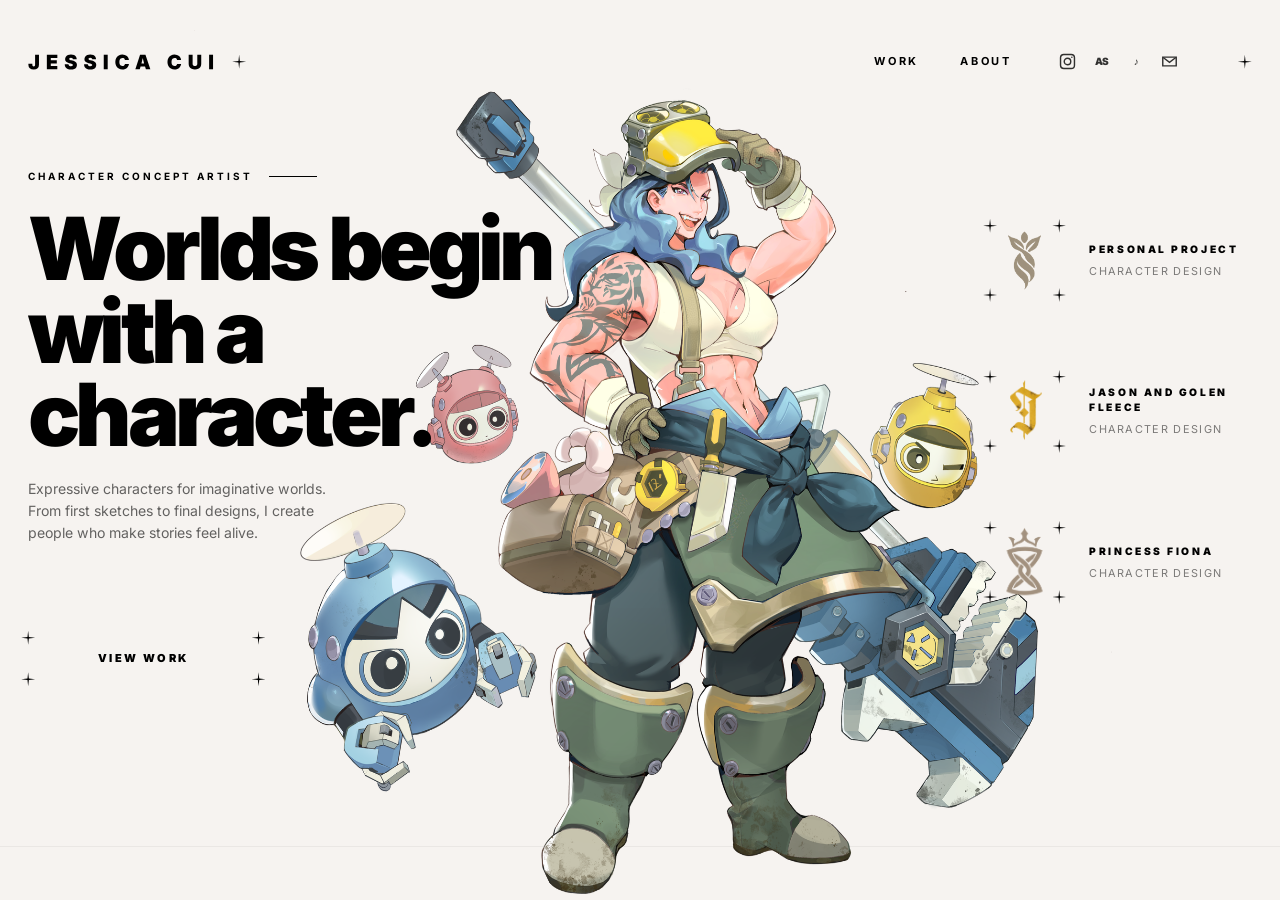
<file: index.html>
<!doctype html>
<html lang="en" vid="0"><head vid="1">
    <meta charset="UTF-8" vid="2">
    <style id="portfolio-paint-guard">html{background:#F6F3F0;color-scheme:light}</style>
    <meta name="viewport" content="width=device-width, initial-scale=1.0" vid="3">
    <title vid="4">Jessica Cui - Character Concept Artist</title>
    <link rel="stylesheet" href="portfolio-layout.css?v=1">
    <link rel="preload" href="portfolio-inter.woff2" as="font" type="font/woff2" crossorigin>
    <link rel="preload" href="media/hero.webp" as="image" fetchpriority="high">
    <link rel="stylesheet" href="portfolio-fonts.css?v=2">
    <style>html.home-fonts-pending .hero-section { visibility:hidden; }html.home-artwork-pending .hero-character { visibility:hidden; animation:none; }@media (prefers-reduced-motion: no-preference) { html:not(.home-artwork-pending):not(.home-fonts-pending) .hero-character { animation:portfolio-page-fade 280ms ease-out both; } }</style>
    <script src="home-layout.js?v=2"></script>
    <style vid="8">
        body {
            font-family: 'Inter', sans-serif;
            background-color: #F6F3F0;
            color: #000000;
        }
        .font-handwriting {
            font-family: 'Homemade Apple', cursive;
        }
        .letter-spacing-wide {
            letter-spacing: 0.2em;
        }
        .letter-spacing-v-wide {
            letter-spacing: 0.4em;
        }
        .star-decoration {
            position: absolute;
            width: 8px;
            height: 8px;
            background: black;
            clip-path: polygon(50% 0%, 61% 39%, 100% 50%, 61% 61%, 50% 100%, 39% 61%, 0% 50%, 39% 39%);
        }
        .star-hollow {
            width: 14px;
            height: 14px;
            background: currentColor;
            clip-path: polygon(50% 0%, 55% 45%, 100% 50%, 55% 55%, 50% 100%, 45% 55%, 0% 50%, 45% 45%);
        }
        .work-viewer {
            position: relative;
            width: 100%;
            max-width: 20rem;
            height: 100px;
            display: flex;
            align-items: center;
            justify-content: center;
            color: #000;
            text-decoration: none;
        }
        .work-viewer:hover,
        .work-viewer:focus-visible { opacity: .62; }
        .work-viewer .viewer-star {
            position: absolute;
            margin: 0;
        }
        .work-viewer .viewer-star:nth-of-type(1) { top: 15px; left: -7px; }
        .work-viewer .viewer-star:nth-of-type(2) { top: 15px; right: -7px; }
        .work-viewer .viewer-star:nth-of-type(3) { bottom: 15px; left: -7px; }
        .work-viewer .viewer-star:nth-of-type(4) { right: -7px; bottom: 15px; }
        .work-viewer-label { font-size: 11px; font-weight: 900; letter-spacing: .22em; }
        @media (max-width: 640px) {
            .work-viewer { height: 90px; }
        }
        .social-links {
            display: flex;
            align-items: center;
            gap: 12px;
        }
        .social-link {
            width: 22px;
            height: 22px;
            display: inline-flex;
            align-items: center;
            justify-content: center;
            color: #000;
            opacity: .8;
            transition: opacity .2s ease, transform .2s ease;
        }
        .social-link:hover,
        .social-link:focus-visible {
            opacity: .45;
            transform: translateY(-1px);
        }
        .social-link:focus-visible { outline: 1px solid #000; outline-offset: 4px; }
        .social-link svg { width: 19px; height: 19px; display: block; }
        .social-monogram { font-size: 10px; font-weight: 900; letter-spacing: -.08em; }
        .hero-section { position: relative; background: #F6F3F0; }
        #home-featured-projects { min-height: 27rem; }
        .hero-character { display: block; position: absolute; left: 54%; top: -11%; width: auto; height: 129%; max-width: none; max-height: none; transform: translateX(-50%) scale(var(--hero-artwork-scale, 1)); transform-origin: 50% 50%; z-index: 10; pointer-events: none; user-select: none; }
        @media (max-width: 640px) {
            :root { --home-mobile-gutter: 20px; }
            body.w-full.h-screen.flex.flex-col.overflow-hidden { height: auto; min-height: 100vh; min-height: 100svh; overflow-x: hidden; overflow-y: auto; }
            header.w-full { min-height: 0; padding: 18px var(--home-mobile-gutter) 12px !important; gap: 12px; flex-wrap: wrap; align-items: center; }
            header > div:first-child { gap: 7px !important; }
            header > div:first-child > span { font-size: 15px !important; letter-spacing: .2em !important; }
            header nav { width: 100%; justify-content: space-between; gap: 12px !important; flex-wrap: wrap; }
            header nav > a { font-size: 9px !important; letter-spacing: .16em !important; }
            header nav .social-links { gap: 7px; margin-left: 0 !important; }
            header nav .social-link { width: 19px; height: 19px; }
            header nav .social-link svg { width: 16px; height: 16px; }
            header nav > .star-hollow:last-child { display: none; }
            .hero-section { flex: 0 0 auto !important; display: flex; flex-direction: column; gap: 0; padding: 24px var(--home-mobile-gutter) 32px !important; overflow: visible !important; }
            .hero-section > div:first-child { width: 100% !important; padding-bottom: 0 !important; align-items: center; text-align: center; }
            .hero-section > div:first-child > div:first-child { width: 100%; justify-content: center; gap: 0 !important; margin-bottom: 16px !important; }
            .hero-section > div:first-child > div:first-child > span { display: block; width: 100%; font-size: 9px !important; letter-spacing: .22em !important; text-align: center; }
            .hero-section > div:first-child > div:first-child > div { display: none !important; }
            .hero-section h1 { max-width: 100%; margin: 0 auto 20px !important; font-size: clamp(38px, 10vw, 48px) !important; line-height: 1 !important; letter-spacing: -.06em !important; text-align: center; }
            .hero-section > div:first-child > p { max-width: 36ch; margin: 0 auto 10px !important; font-size: 14px !important; line-height: 1.6 !important; text-align: center; }
            .hero-section .work-viewer { align-self: center; width: min(100%, 260px); height: 72px; margin: 4px auto 8px; }
            .hero-section .work-viewer .viewer-star:nth-of-type(1) { left: 2px; top: 8px; }
            .hero-section .work-viewer .viewer-star:nth-of-type(2) { right: 2px; top: 8px; }
            .hero-section .work-viewer .viewer-star:nth-of-type(3) { left: 2px; bottom: 8px; }
            .hero-section .work-viewer .viewer-star:nth-of-type(4) { right: 2px; bottom: 8px; }
            .hero-character { position: relative !important; inset: auto !important; left: auto !important; top: auto !important; display: block; width: auto; height: clamp(260px, 38svh, 350px); max-width: 100%; max-height: none; margin: 0 auto 6px; transform: scale(var(--hero-artwork-scale, 1)) !important; transform-origin: center center; }
            .hero-section > div:last-child { position: relative !important; inset: auto !important; width: 100% !important; height: auto !important; margin: 0 !important; padding: 0 !important; display: flex !important; flex-direction: column; align-items: stretch; }
            .hero-section > div:last-child > div.absolute { position: relative !important; inset: auto !important; width: 100%; margin: 0 auto 24px !important; opacity: .55; text-align: center; }
            .hero-section > div:last-child > div.absolute .star-hollow { margin-bottom: 7px !important; }
            #home-featured-projects { display: flex; flex-direction: column; align-items: stretch; gap: 18px !important; width: 100%; margin: 0; }
            #home-featured-projects { min-height: 18rem; }
            #home-featured-projects > a { width: 100%; min-width: 0; min-height: 84px; gap: 16px !important; }
            #home-featured-projects > a > div:first-child { width: 84px !important; height: 84px !important; flex: 0 0 84px; padding: 5px !important; }
            #home-featured-projects > a > div:last-child { min-width: 0; flex: 1; }
            #home-featured-projects > a > div:last-child > span { display: block; margin-bottom: 8px !important; overflow-wrap: anywhere; font-size: 9px !important; line-height: 1.5 !important; letter-spacing: .2em !important; }
            #home-featured-projects > a > div:last-child > p { margin: 0; font-size: 9px !important; letter-spacing: .12em !important; }
            footer[aria-label="Page navigation"] { min-height: 12px; padding: 12px var(--home-mobile-gutter); }
            footer[aria-label="Page navigation"] > * { display: none !important; }
        }
    </style>
<link rel="stylesheet" href="ux-motion.css?v=18"><link rel="stylesheet" href="home-tablet.css?v=6"><script src="portfolio-data.js?v=f88ee224600b"></script><script src="static-api.js"></script></head>
<body class="w-full h-screen flex flex-col overflow-hidden select-none" vid="9">

    
    <header class="w-full px-12 py-10 flex justify-between items-center z-50" vid="10">
        <div class="flex items-center gap-3" vid="11">
            <span class="text-xl font-black tracking-[0.3em] portfolio-wordmark" vid="12" data-brand-wordmark="true" aria-label="JESSICA CUI" role="img"><svg xmlns="http://www.w3.org/2000/svg" class="portfolio-wordmark-art portfolio-wordmark-art--desktop" width="191.98633" height="28" viewBox="0 0 191.98633 28" style="width:9.59932em;height:1.4em" fill="currentColor" aria-hidden="true" focusable="false"><path transform="translate(0 21.27539) scale(0.00977 -0.00977)" d="M586 -20Q324 -20 182 106Q40 232 40 466L40 559L444 559L444 458Q444 376 481 335Q518 294 586 294Q654 294 690 335Q726 376 726 460L726 1490L1124 1490L1124 468Q1124 233 984.5 106.5Q845 -20 586 -20Z"/><path transform="translate(17.91406 21.27539) scale(0.00977 -0.00977)" d="M96 0L96 1490L1170 1490L1170 1164L500 1164L500 912L1114 912L1114 594L500 594L500 326L1166 326L1166 0Z"/><path transform="translate(36.16992 21.27539) scale(0.00977 -0.00977)" d="M702 -18Q508 -18 363.5 39.5Q219 97 139 217Q59 337 58 524L442 524Q446 456 476.5 409Q507 362 562.5 338Q618 314 696 314Q761 314 805 330Q849 346 871.5 374.5Q894 403 894 440Q894 474 872.5 499.5Q851 525 802 546Q753 567 670 584L520 616Q323 658 209.5 759.5Q96 861 96 1036Q96 1178 173 1284.5Q250 1391 385.5 1450.5Q521 1510 698 1510Q879 1510 1010.5 1449.5Q1142 1389 1213.5 1279.5Q1285 1170 1286 1024L898 1024Q893 1097 844.5 1137.5Q796 1178 698 1178Q636 1178 596 1163.5Q556 1149 537 1123Q518 1097 518 1064Q518 1029 538.5 1002.5Q559 976 603.5 956.5Q648 937 718 922L840 896Q963 870 1051.5 827Q1140 784 1196.5 726.5Q1253 669 1279.5 597Q1306 525 1306 440Q1306 293 1233.5 190.5Q1161 88 1026 35Q891 -18 702 -18Z"/><path transform="translate(55.49023 21.27539) scale(0.00977 -0.00977)" d="M702 -18Q508 -18 363.5 39.5Q219 97 139 217Q59 337 58 524L442 524Q446 456 476.5 409Q507 362 562.5 338Q618 314 696 314Q761 314 805 330Q849 346 871.5 374.5Q894 403 894 440Q894 474 872.5 499.5Q851 525 802 546Q753 567 670 584L520 616Q323 658 209.5 759.5Q96 861 96 1036Q96 1178 173 1284.5Q250 1391 385.5 1450.5Q521 1510 698 1510Q879 1510 1010.5 1449.5Q1142 1389 1213.5 1279.5Q1285 1170 1286 1024L898 1024Q893 1097 844.5 1137.5Q796 1178 698 1178Q636 1178 596 1163.5Q556 1149 537 1123Q518 1097 518 1064Q518 1029 538.5 1002.5Q559 976 603.5 956.5Q648 937 718 922L840 896Q963 870 1051.5 827Q1140 784 1196.5 726.5Q1253 669 1279.5 597Q1306 525 1306 440Q1306 293 1233.5 190.5Q1161 88 1026 35Q891 -18 702 -18Z"/><path transform="translate(74.81055 21.27539) scale(0.00977 -0.00977)" d="M500 1490L500 0L96 0L96 1490Z"/><path transform="translate(86.63086 21.27539) scale(0.00977 -0.00977)" d="M788 -20Q584 -20 421.5 68Q259 156 164.5 326.5Q70 497 70 744Q70 993 166 1164Q262 1335 425 1422.5Q588 1510 788 1510Q927 1510 1044.5 1472.5Q1162 1435 1251 1363Q1340 1291 1395 1186Q1450 1081 1464 946L1054 946Q1048 994 1028.5 1033Q1009 1072 977 1100Q945 1128 900.5 1143Q856 1158 800 1158Q699 1158 628.5 1108.5Q558 1059 522 966.5Q486 874 486 744Q486 608 523 516Q560 424 629.5 378Q699 332 798 332Q854 332 898 347Q942 362 975 390Q1008 418 1028.5 457Q1049 496 1056 544L1466 544Q1459 449 1413.5 350Q1368 251 1283.5 167Q1199 83 1075.5 31.5Q952 -20 788 -20Z"/><path transform="translate(106.89844 21.27539) scale(0.00977 -0.00977)" d="M46 0L529 1490L1081 1490L1582 0L1124 0L951 578Q895 766 846 968.5Q797 1171 753 1371L845 1371Q803 1171 760 968.5Q717 766 663 578L498 0ZM404 286L404 588L1224 588L1224 286Z"/><path transform="translate(138.78125 21.27539) scale(0.00977 -0.00977)" d="M788 -20Q584 -20 421.5 68Q259 156 164.5 326.5Q70 497 70 744Q70 993 166 1164Q262 1335 425 1422.5Q588 1510 788 1510Q927 1510 1044.5 1472.5Q1162 1435 1251 1363Q1340 1291 1395 1186Q1450 1081 1464 946L1054 946Q1048 994 1028.5 1033Q1009 1072 977 1100Q945 1128 900.5 1143Q856 1158 800 1158Q699 1158 628.5 1108.5Q558 1059 522 966.5Q486 874 486 744Q486 608 523 516Q560 424 629.5 378Q699 332 798 332Q854 332 898 347Q942 362 975 390Q1008 418 1028.5 457Q1049 496 1056 544L1466 544Q1459 449 1413.5 350Q1368 251 1283.5 167Q1199 83 1075.5 31.5Q952 -20 788 -20Z"/><path transform="translate(159.73242 21.27539) scale(0.00977 -0.00977)" d="M738 -18Q546 -18 401.5 49.5Q257 117 176.5 241.5Q96 366 96 536L96 1490L500 1490L500 570Q500 500 531 446.5Q562 393 615.5 362.5Q669 332 738 332Q808 332 862 362.5Q916 393 947 446.5Q978 500 978 570L978 1490L1382 1490L1382 536Q1382 366 1301 241.5Q1220 117 1075 49.5Q930 -18 738 -18Z"/><path transform="translate(180.16602 21.27539) scale(0.00977 -0.00977)" d="M500 1490L500 0L96 0L96 1490Z"/></svg><svg xmlns="http://www.w3.org/2000/svg" class="portfolio-wordmark-art portfolio-wordmark-art--mobile" width="169.98633" height="28" viewBox="0 0 169.98633 28" style="width:8.49932em;height:1.4em" fill="currentColor" aria-hidden="true" focusable="false"><path transform="translate(0 21.27539) scale(0.00977 -0.00977)" d="M586 -20Q324 -20 182 106Q40 232 40 466L40 559L444 559L444 458Q444 376 481 335Q518 294 586 294Q654 294 690 335Q726 376 726 460L726 1490L1124 1490L1124 468Q1124 233 984.5 106.5Q845 -20 586 -20Z"/><path transform="translate(15.91406 21.27539) scale(0.00977 -0.00977)" d="M96 0L96 1490L1170 1490L1170 1164L500 1164L500 912L1114 912L1114 594L500 594L500 326L1166 326L1166 0Z"/><path transform="translate(32.16992 21.27539) scale(0.00977 -0.00977)" d="M702 -18Q508 -18 363.5 39.5Q219 97 139 217Q59 337 58 524L442 524Q446 456 476.5 409Q507 362 562.5 338Q618 314 696 314Q761 314 805 330Q849 346 871.5 374.5Q894 403 894 440Q894 474 872.5 499.5Q851 525 802 546Q753 567 670 584L520 616Q323 658 209.5 759.5Q96 861 96 1036Q96 1178 173 1284.5Q250 1391 385.5 1450.5Q521 1510 698 1510Q879 1510 1010.5 1449.5Q1142 1389 1213.5 1279.5Q1285 1170 1286 1024L898 1024Q893 1097 844.5 1137.5Q796 1178 698 1178Q636 1178 596 1163.5Q556 1149 537 1123Q518 1097 518 1064Q518 1029 538.5 1002.5Q559 976 603.5 956.5Q648 937 718 922L840 896Q963 870 1051.5 827Q1140 784 1196.5 726.5Q1253 669 1279.5 597Q1306 525 1306 440Q1306 293 1233.5 190.5Q1161 88 1026 35Q891 -18 702 -18Z"/><path transform="translate(49.49023 21.27539) scale(0.00977 -0.00977)" d="M702 -18Q508 -18 363.5 39.5Q219 97 139 217Q59 337 58 524L442 524Q446 456 476.5 409Q507 362 562.5 338Q618 314 696 314Q761 314 805 330Q849 346 871.5 374.5Q894 403 894 440Q894 474 872.5 499.5Q851 525 802 546Q753 567 670 584L520 616Q323 658 209.5 759.5Q96 861 96 1036Q96 1178 173 1284.5Q250 1391 385.5 1450.5Q521 1510 698 1510Q879 1510 1010.5 1449.5Q1142 1389 1213.5 1279.5Q1285 1170 1286 1024L898 1024Q893 1097 844.5 1137.5Q796 1178 698 1178Q636 1178 596 1163.5Q556 1149 537 1123Q518 1097 518 1064Q518 1029 538.5 1002.5Q559 976 603.5 956.5Q648 937 718 922L840 896Q963 870 1051.5 827Q1140 784 1196.5 726.5Q1253 669 1279.5 597Q1306 525 1306 440Q1306 293 1233.5 190.5Q1161 88 1026 35Q891 -18 702 -18Z"/><path transform="translate(66.81055 21.27539) scale(0.00977 -0.00977)" d="M500 1490L500 0L96 0L96 1490Z"/><path transform="translate(76.63086 21.27539) scale(0.00977 -0.00977)" d="M788 -20Q584 -20 421.5 68Q259 156 164.5 326.5Q70 497 70 744Q70 993 166 1164Q262 1335 425 1422.5Q588 1510 788 1510Q927 1510 1044.5 1472.5Q1162 1435 1251 1363Q1340 1291 1395 1186Q1450 1081 1464 946L1054 946Q1048 994 1028.5 1033Q1009 1072 977 1100Q945 1128 900.5 1143Q856 1158 800 1158Q699 1158 628.5 1108.5Q558 1059 522 966.5Q486 874 486 744Q486 608 523 516Q560 424 629.5 378Q699 332 798 332Q854 332 898 347Q942 362 975 390Q1008 418 1028.5 457Q1049 496 1056 544L1466 544Q1459 449 1413.5 350Q1368 251 1283.5 167Q1199 83 1075.5 31.5Q952 -20 788 -20Z"/><path transform="translate(94.89844 21.27539) scale(0.00977 -0.00977)" d="M46 0L529 1490L1081 1490L1582 0L1124 0L951 578Q895 766 846 968.5Q797 1171 753 1371L845 1371Q803 1171 760 968.5Q717 766 663 578L498 0ZM404 286L404 588L1224 588L1224 286Z"/><path transform="translate(122.78125 21.27539) scale(0.00977 -0.00977)" d="M788 -20Q584 -20 421.5 68Q259 156 164.5 326.5Q70 497 70 744Q70 993 166 1164Q262 1335 425 1422.5Q588 1510 788 1510Q927 1510 1044.5 1472.5Q1162 1435 1251 1363Q1340 1291 1395 1186Q1450 1081 1464 946L1054 946Q1048 994 1028.5 1033Q1009 1072 977 1100Q945 1128 900.5 1143Q856 1158 800 1158Q699 1158 628.5 1108.5Q558 1059 522 966.5Q486 874 486 744Q486 608 523 516Q560 424 629.5 378Q699 332 798 332Q854 332 898 347Q942 362 975 390Q1008 418 1028.5 457Q1049 496 1056 544L1466 544Q1459 449 1413.5 350Q1368 251 1283.5 167Q1199 83 1075.5 31.5Q952 -20 788 -20Z"/><path transform="translate(141.73242 21.27539) scale(0.00977 -0.00977)" d="M738 -18Q546 -18 401.5 49.5Q257 117 176.5 241.5Q96 366 96 536L96 1490L500 1490L500 570Q500 500 531 446.5Q562 393 615.5 362.5Q669 332 738 332Q808 332 862 362.5Q916 393 947 446.5Q978 500 978 570L978 1490L1382 1490L1382 536Q1382 366 1301 241.5Q1220 117 1075 49.5Q930 -18 738 -18Z"/><path transform="translate(160.16602 21.27539) scale(0.00977 -0.00977)" d="M500 1490L500 0L96 0L96 1490Z"/></svg></span>
            <div class="star-hollow text-black" vid="13"></div>
        </div>
        <nav class="flex items-center gap-14" vid="14">
            <a href="jessica-cui-work.html" class="text-[11px] font-bold tracking-[0.25em] hover:opacity-50 transition-opacity" vid="15">WORK</a>
            <a href="jessica-cui-about.html" class="text-[11px] font-bold tracking-[0.25em] hover:opacity-50 transition-opacity" vid="16">ABOUT</a>
            <div class="social-links ml-1" aria-label="Social links" vid="17">
                <a href="https://www.instagram.com/jccarkingart/" target="_blank" rel="noopener noreferrer" class="social-link" aria-label="Instagram" title="Instagram">
                    <svg viewBox="0 0 24 24" fill="none" stroke="currentColor" stroke-width="1.8" aria-hidden="true"><rect x="3.2" y="3.2" width="17.6" height="17.6" rx="4.2"></rect><circle cx="12" cy="12" r="4.1"></circle><circle cx="17.5" cy="6.6" r="1" fill="currentColor" stroke="none"></circle></svg>
                </a>
                <a href="https://www.artstation.com/jessica12312" target="_blank" rel="noopener noreferrer" class="social-link" aria-label="ArtStation" title="ArtStation"><span class="social-monogram">AS</span></a>
                <a href="https://www.tiktok.com/@jccarkingart?_r=1&_t=ZP-9AEcAgJzff5" target="_blank" rel="noopener noreferrer" class="social-link" aria-label="TikTok" title="TikTok"><span class="social-monogram">♪</span></a>
                <a href="mailto:jessicacui0128@gmail.com" class="social-link" aria-label="Gmail" title="Gmail">
                    <svg viewBox="0 0 24 24" fill="none" stroke="currentColor" stroke-width="1.8" aria-hidden="true"><path d="M3.5 6.5h17v11h-17z"></path><path d="m4 7 8 6 8-6"></path></svg>
                </a>
            </div>
            <div class="star-hollow text-black ml-4" vid="18"></div>
        </nav>
    </header>

    
    <main class="hero-section flex-1 relative flex px-12" vid="19">
        
        
        <div class="w-1/3 flex flex-col justify-center pb-24 z-20" vid="20">
            <div class="flex items-center gap-4 mb-10" vid="21">
                <span class="text-[10px] font-bold tracking-[0.3em] text-black" vid="22">CHARACTER CONCEPT ARTIST</span>
                <div class="h-[1px] w-12 bg-black" vid="23"></div>
            </div>
            
            <h1 class="text-8xl font-black leading-[0.95] mb-10 tracking-tighter" vid="24">
                Worlds begin<br vid="25">with a <span class="hero-title-last">character.</span>
            </h1>
            
            <p class="text-[13px] leading-relaxed text-black/60 font-medium max-w-xs mb-10" vid="26">
                Expressive characters for imaginative worlds. From first sketches to final designs, I create people who make stories feel alive.
            </p>
            
            <a href="jessica-cui-work.html" class="work-viewer" aria-label="View work" vid="27">
                <span class="star-hollow viewer-star" aria-hidden="true"></span>
                <span class="star-hollow viewer-star" aria-hidden="true"></span>
                <span class="star-hollow viewer-star" aria-hidden="true"></span>
                <span class="star-hollow viewer-star" aria-hidden="true"></span>
                <span class="work-viewer-label" vid="28">VIEW WORK</span>
            </a>

            
        </div>

        
        <img class="hero-character" src="media/hero.webp" alt="Character concept artwork">

        
        <div class="w-2/3 ml-auto flex justify-end items-center relative z-20 pr-12 h-full" vid="52">
            
            
            <div class="absolute top-[15%] right-[40%] text-center opacity-40" vid="53">
                <div class="star-hollow text-black mx-auto mb-4" vid="54"></div>
                <p class="w-full text-center text-[9px] font-bold tracking-[0.3em] leading-relaxed text-black" vid="55">
                    Born on paper<br vid="56">Built to belong
                </p>
            </div>

            
            <div id="home-featured-projects" class="flex flex-col gap-12"></div>
        </div>

    </main>

    <footer class="w-full px-12 py-8 border-t border-black/5 flex items-center z-0 bg-[#F6F3F0] shrink-0" aria-label="Page navigation">
        <div class="w-1/3 flex items-center gap-5">
            <div class="flex items-center gap-3 opacity-30">
                <div class="w-2 h-2 border border-black/20 rotate-45"></div>
                <span class="invisible text-[11px] font-black tracking-widest" aria-hidden="true">01</span>
            </div>
            <div class="opacity-30">
                <p class="invisible text-[11px] font-black tracking-[0.2em]" aria-hidden="true">THE WANDERER</p>
            </div>
        </div>

        <div class="w-px h-10 bg-black/5"></div>

        <div class="flex-1 px-14 flex items-center gap-5">
            <div class="flex items-center gap-3">
                <div class="invisible w-2 h-2 bg-black rotate-45" aria-hidden="true"></div>
                <span class="invisible text-[11px] font-black tracking-widest" aria-hidden="true">HOME</span>
            </div>
            <div>
                <p class="invisible text-[11px] font-black tracking-[0.2em]" aria-hidden="true">THE ARTIST</p>
                <p class="invisible text-[10px] text-black/40 font-bold tracking-wider" aria-hidden="true">Character Concept Artist</p>
            </div>
        </div>

        <div class="w-px h-10 bg-black/5"></div>

        <div class="flex-1 px-14 flex items-center gap-5 opacity-30">
            <span class="invisible text-[11px] font-black tracking-widest" aria-hidden="true">03</span>
            <div>
                <p class="invisible text-[11px] font-black tracking-[0.2em]" aria-hidden="true">OTHER WORLDS</p>
            </div>
        </div>

        <div class="flex items-center gap-8 ml-auto">
            <div class="invisible flex gap-2" aria-hidden="true">
                <div class="w-1.5 h-1.5 border border-black/20"></div>
                <div class="w-1.5 h-1.5 bg-black"></div>
                <div class="w-1.5 h-1.5 border border-black/20"></div>
            </div>
            <span class="invisible text-[11px] font-black tracking-widest" aria-hidden="true">01 / 03</span>
        </div>
    </footer>

    <script src="home-featured.js?v=ready-artwork-20261005" defer></script>
</body></html>
</file>
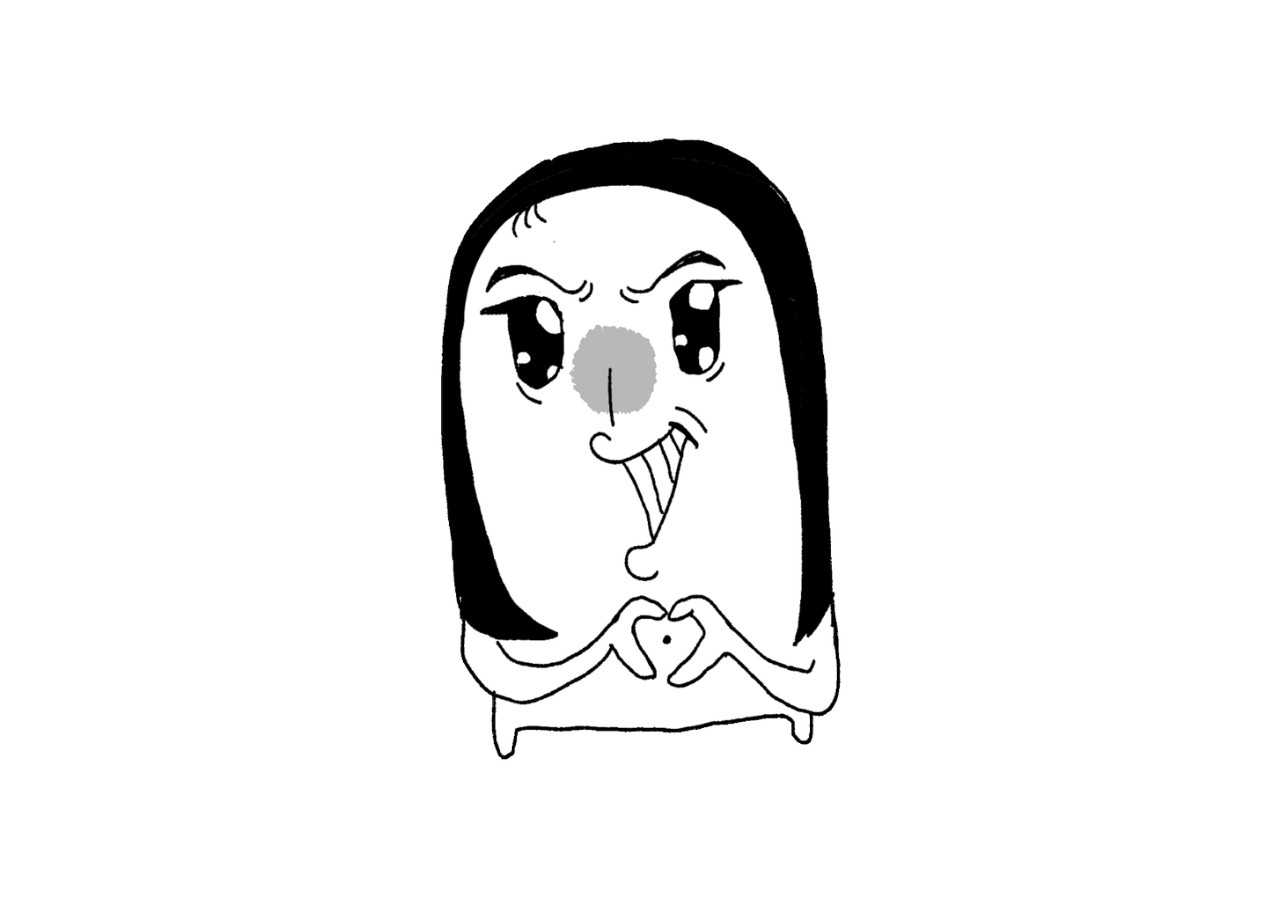
<file: heart-character/interactive-character-transparent/index.html>
<!doctype html>
<html lang="zh-CN">
<head>
  <meta charset="utf-8">
  <meta name="viewport" content="width=device-width, initial-scale=1">
  <meta name="theme-color" content="#ffffff">
  <title>比个心</title>
  <link rel="preload" href="artwork-transparent.png" as="image" fetchpriority="high">
  <link rel="stylesheet" href="styles.css?v=preprocessed-character-20261004">
  <script defer src="source-image.js?v=preprocessed-character-20261004"></script>
  <script defer src="closed-image.js?v=preprocessed-character-20261004"></script>
  <script defer src="script.js?v=preprocessed-character-20261004"></script>
</head>
<body>
  <main class="stage" aria-label="互动比心小人">
    <div class="portrait" role="img" aria-label="黑白手绘长发小人，双手在胸前比心；眼睛和双手轻轻跟随指针。">
      <img class="original" src="artwork-transparent.png" alt="" draggable="false" fetchpriority="high" decoding="async">
      <canvas aria-hidden="true"></canvas>
    </div>
    <p class="hint">移动鼠标，或轻轻滑动手指</p>
  </main>
</body>
</html>
</file>
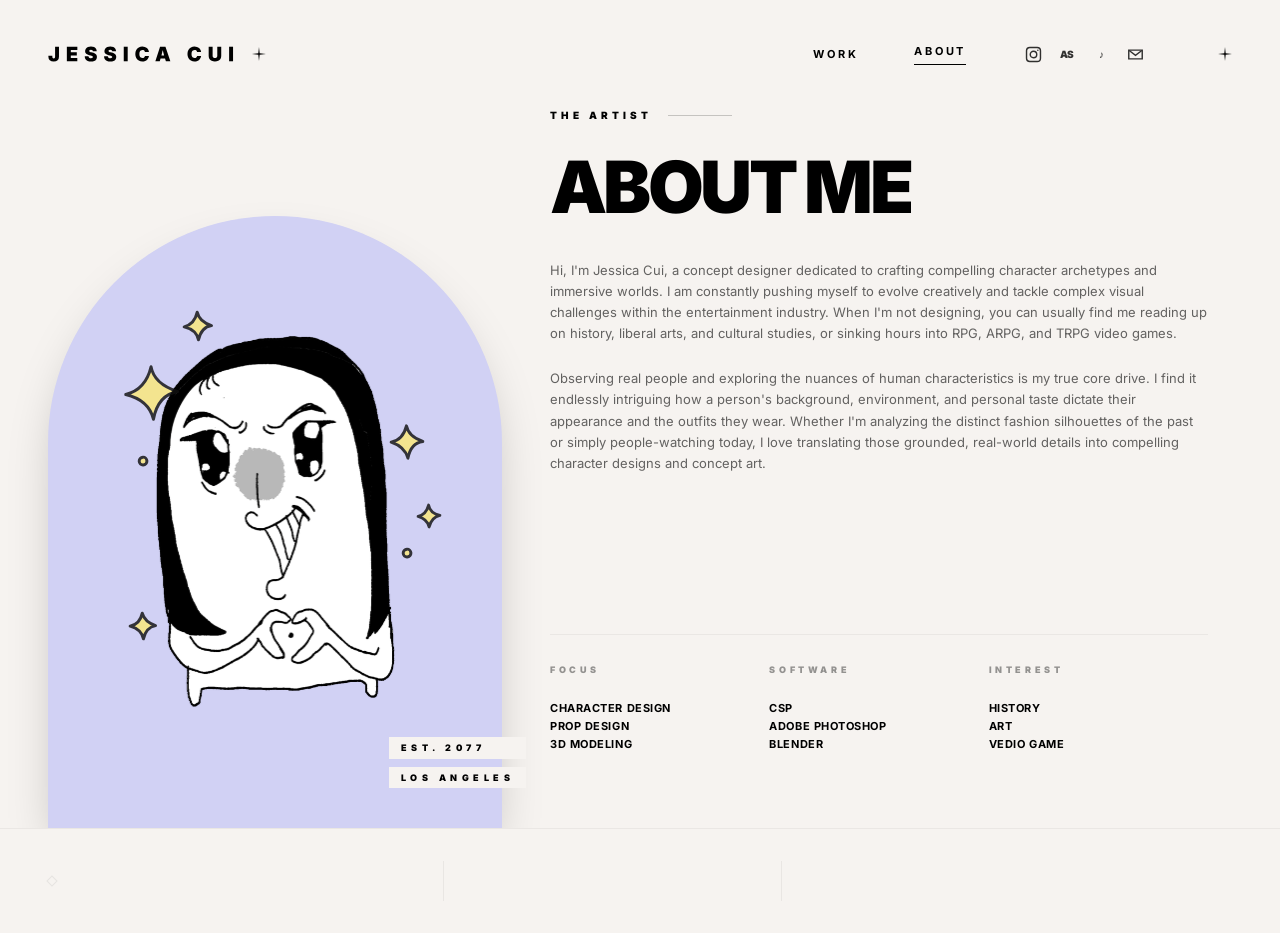
<file: jessica-cui-about.html>
<!doctype html>
<html lang="en" vid="0"><head vid="1">
    <meta charset="UTF-8" vid="2">
    <style id="portfolio-paint-guard">html{background:#F6F3F0;color-scheme:light}</style>
    <meta name="viewport" content="width=device-width, initial-scale=1.0" vid="3">
    <title vid="4">Jessica Cui - About the Artist</title>
    <link rel="stylesheet" href="portfolio-layout.css?v=1">
    <link rel="preload" href="portfolio-inter.woff2" as="font" type="font/woff2" crossorigin>
    <link rel="preload" href="heart-character/interactive-character-transparent/artwork-transparent.png" as="image" fetchpriority="high">
    <link rel="preload" href="portfolio-homemade-apple.woff2" as="font" type="font/woff2" crossorigin>
    <link rel="stylesheet" href="portfolio-fonts.css?v=2">
    <style>
        /* Reserve the full layout while its typography prepares for first paint. */
        html.about-fonts-pending main { visibility:hidden; }
    </style>
    <script src="about-layout.js?v=1"></script>
    <style vid="8">
        body {
            font-family: 'Inter', sans-serif;
            background-color: #F6F3F0;
            color: #000000;
            overflow-x: hidden;
        }
        .font-handwriting {
            font-family: 'Homemade Apple', cursive;
        }
        .letter-spacing-wide {
            letter-spacing: 0.2em;
        }
        .letter-spacing-v-wide {
            letter-spacing: 0.4em;
        }
        .star-hollow {
            width: 14px;
            height: 14px;
            background: currentColor;
            clip-path: polygon(50% 0%, 55% 45%, 100% 50%, 55% 55%, 50% 100%, 45% 55%, 0% 50%, 45% 45%);
        }
        .arch-mask {
            border-radius: 999px 999px 0 0;
        }
        .custom-scrollbar::-webkit-scrollbar {
            width: 4px;
        }
        .custom-scrollbar::-webkit-scrollbar-track {
            background: rgba(0,0,0,0.02);
        }
        .custom-scrollbar::-webkit-scrollbar-thumb {
            background: rgba(0,0,0,0.1);
            border-radius: 2px;
        }
        .social-links {
            display: flex;
            align-items: center;
            gap: 12px;
        }
        .social-link {
            width: 22px;
            height: 22px;
            display: inline-flex;
            align-items: center;
            justify-content: center;
            color: #000;
            opacity: .8;
            transition: opacity .2s ease, transform .2s ease;
        }
        .social-link:hover,
        .social-link:focus-visible { opacity: .45; transform: translateY(-1px); }
        .social-link:focus-visible { outline: 1px solid #000; outline-offset: 4px; }
        .social-link svg { width: 19px; height: 19px; display: block; }
        .social-monogram { font-size: 10px; font-weight: 900; letter-spacing: -.08em; }
        .about-artwork-panel { height: min(720px, calc(100svh - 170px)); min-height: 480px; }
        .heart-character-frame {
            position: relative;
            z-index: 1;
            display: block;
            width: min(360px, 78%);
            height: 82%;
            border: 0;
            background: transparent;
        }
        @media (max-width: 700px) {
            .about-artwork-panel { height: 520px; min-height: 0; }
            .heart-character-frame { width: min(300px, 82%); height: 78%; }
        }
        @media (max-width: 639px) {
            .about-main { padding-inline: 32px; }
            .about-details {
                grid-template-columns: minmax(0, 1fr);
                row-gap: 28px;
                border-top-color: rgba(0, 0, 0, .12);
                border-bottom: 1px solid rgba(0, 0, 0, .12);
                padding-top: 28px;
                padding-bottom: 12px;
            }
            .about-details > div > span {
                margin-bottom: 12px;
                color: rgba(0, 0, 0, .55);
            }
            .about-details > div > p { padding-right: 0; }
        }
    </style>
<link rel="stylesheet" href="ux-motion.css?v=18"><link rel="stylesheet" href="about-sparkles.css?v=2"><script src="portfolio-data.js?v=f88ee224600b"></script><script src="static-api.js"></script></head>
<body class="w-full min-h-screen flex flex-col overflow-x-hidden bg-[#F6F3F0]" vid="9">

    
    <header class="w-full px-12 py-10 flex justify-between items-center z-50 shrink-0" vid="10">
        <div class="flex items-center gap-3" vid="11">
            <a href="jessica-cui.html" class="text-xl font-black tracking-[0.3em] portfolio-wordmark" vid="12" data-brand-wordmark="true" aria-label="JESSICA CUI"><svg xmlns="http://www.w3.org/2000/svg" class="portfolio-wordmark-art portfolio-wordmark-art--desktop" width="191.98633" height="28" viewBox="0 0 191.98633 28" style="width:9.59932em;height:1.4em" fill="currentColor" aria-hidden="true" focusable="false"><path transform="translate(0 21.27539) scale(0.00977 -0.00977)" d="M586 -20Q324 -20 182 106Q40 232 40 466L40 559L444 559L444 458Q444 376 481 335Q518 294 586 294Q654 294 690 335Q726 376 726 460L726 1490L1124 1490L1124 468Q1124 233 984.5 106.5Q845 -20 586 -20Z"/><path transform="translate(17.91406 21.27539) scale(0.00977 -0.00977)" d="M96 0L96 1490L1170 1490L1170 1164L500 1164L500 912L1114 912L1114 594L500 594L500 326L1166 326L1166 0Z"/><path transform="translate(36.16992 21.27539) scale(0.00977 -0.00977)" d="M702 -18Q508 -18 363.5 39.5Q219 97 139 217Q59 337 58 524L442 524Q446 456 476.5 409Q507 362 562.5 338Q618 314 696 314Q761 314 805 330Q849 346 871.5 374.5Q894 403 894 440Q894 474 872.5 499.5Q851 525 802 546Q753 567 670 584L520 616Q323 658 209.5 759.5Q96 861 96 1036Q96 1178 173 1284.5Q250 1391 385.5 1450.5Q521 1510 698 1510Q879 1510 1010.5 1449.5Q1142 1389 1213.5 1279.5Q1285 1170 1286 1024L898 1024Q893 1097 844.5 1137.5Q796 1178 698 1178Q636 1178 596 1163.5Q556 1149 537 1123Q518 1097 518 1064Q518 1029 538.5 1002.5Q559 976 603.5 956.5Q648 937 718 922L840 896Q963 870 1051.5 827Q1140 784 1196.5 726.5Q1253 669 1279.5 597Q1306 525 1306 440Q1306 293 1233.5 190.5Q1161 88 1026 35Q891 -18 702 -18Z"/><path transform="translate(55.49023 21.27539) scale(0.00977 -0.00977)" d="M702 -18Q508 -18 363.5 39.5Q219 97 139 217Q59 337 58 524L442 524Q446 456 476.5 409Q507 362 562.5 338Q618 314 696 314Q761 314 805 330Q849 346 871.5 374.5Q894 403 894 440Q894 474 872.5 499.5Q851 525 802 546Q753 567 670 584L520 616Q323 658 209.5 759.5Q96 861 96 1036Q96 1178 173 1284.5Q250 1391 385.5 1450.5Q521 1510 698 1510Q879 1510 1010.5 1449.5Q1142 1389 1213.5 1279.5Q1285 1170 1286 1024L898 1024Q893 1097 844.5 1137.5Q796 1178 698 1178Q636 1178 596 1163.5Q556 1149 537 1123Q518 1097 518 1064Q518 1029 538.5 1002.5Q559 976 603.5 956.5Q648 937 718 922L840 896Q963 870 1051.5 827Q1140 784 1196.5 726.5Q1253 669 1279.5 597Q1306 525 1306 440Q1306 293 1233.5 190.5Q1161 88 1026 35Q891 -18 702 -18Z"/><path transform="translate(74.81055 21.27539) scale(0.00977 -0.00977)" d="M500 1490L500 0L96 0L96 1490Z"/><path transform="translate(86.63086 21.27539) scale(0.00977 -0.00977)" d="M788 -20Q584 -20 421.5 68Q259 156 164.5 326.5Q70 497 70 744Q70 993 166 1164Q262 1335 425 1422.5Q588 1510 788 1510Q927 1510 1044.5 1472.5Q1162 1435 1251 1363Q1340 1291 1395 1186Q1450 1081 1464 946L1054 946Q1048 994 1028.5 1033Q1009 1072 977 1100Q945 1128 900.5 1143Q856 1158 800 1158Q699 1158 628.5 1108.5Q558 1059 522 966.5Q486 874 486 744Q486 608 523 516Q560 424 629.5 378Q699 332 798 332Q854 332 898 347Q942 362 975 390Q1008 418 1028.5 457Q1049 496 1056 544L1466 544Q1459 449 1413.5 350Q1368 251 1283.5 167Q1199 83 1075.5 31.5Q952 -20 788 -20Z"/><path transform="translate(106.89844 21.27539) scale(0.00977 -0.00977)" d="M46 0L529 1490L1081 1490L1582 0L1124 0L951 578Q895 766 846 968.5Q797 1171 753 1371L845 1371Q803 1171 760 968.5Q717 766 663 578L498 0ZM404 286L404 588L1224 588L1224 286Z"/><path transform="translate(138.78125 21.27539) scale(0.00977 -0.00977)" d="M788 -20Q584 -20 421.5 68Q259 156 164.5 326.5Q70 497 70 744Q70 993 166 1164Q262 1335 425 1422.5Q588 1510 788 1510Q927 1510 1044.5 1472.5Q1162 1435 1251 1363Q1340 1291 1395 1186Q1450 1081 1464 946L1054 946Q1048 994 1028.5 1033Q1009 1072 977 1100Q945 1128 900.5 1143Q856 1158 800 1158Q699 1158 628.5 1108.5Q558 1059 522 966.5Q486 874 486 744Q486 608 523 516Q560 424 629.5 378Q699 332 798 332Q854 332 898 347Q942 362 975 390Q1008 418 1028.5 457Q1049 496 1056 544L1466 544Q1459 449 1413.5 350Q1368 251 1283.5 167Q1199 83 1075.5 31.5Q952 -20 788 -20Z"/><path transform="translate(159.73242 21.27539) scale(0.00977 -0.00977)" d="M738 -18Q546 -18 401.5 49.5Q257 117 176.5 241.5Q96 366 96 536L96 1490L500 1490L500 570Q500 500 531 446.5Q562 393 615.5 362.5Q669 332 738 332Q808 332 862 362.5Q916 393 947 446.5Q978 500 978 570L978 1490L1382 1490L1382 536Q1382 366 1301 241.5Q1220 117 1075 49.5Q930 -18 738 -18Z"/><path transform="translate(180.16602 21.27539) scale(0.00977 -0.00977)" d="M500 1490L500 0L96 0L96 1490Z"/></svg><svg xmlns="http://www.w3.org/2000/svg" class="portfolio-wordmark-art portfolio-wordmark-art--mobile" width="169.98633" height="28" viewBox="0 0 169.98633 28" style="width:8.49932em;height:1.4em" fill="currentColor" aria-hidden="true" focusable="false"><path transform="translate(0 21.27539) scale(0.00977 -0.00977)" d="M586 -20Q324 -20 182 106Q40 232 40 466L40 559L444 559L444 458Q444 376 481 335Q518 294 586 294Q654 294 690 335Q726 376 726 460L726 1490L1124 1490L1124 468Q1124 233 984.5 106.5Q845 -20 586 -20Z"/><path transform="translate(15.91406 21.27539) scale(0.00977 -0.00977)" d="M96 0L96 1490L1170 1490L1170 1164L500 1164L500 912L1114 912L1114 594L500 594L500 326L1166 326L1166 0Z"/><path transform="translate(32.16992 21.27539) scale(0.00977 -0.00977)" d="M702 -18Q508 -18 363.5 39.5Q219 97 139 217Q59 337 58 524L442 524Q446 456 476.5 409Q507 362 562.5 338Q618 314 696 314Q761 314 805 330Q849 346 871.5 374.5Q894 403 894 440Q894 474 872.5 499.5Q851 525 802 546Q753 567 670 584L520 616Q323 658 209.5 759.5Q96 861 96 1036Q96 1178 173 1284.5Q250 1391 385.5 1450.5Q521 1510 698 1510Q879 1510 1010.5 1449.5Q1142 1389 1213.5 1279.5Q1285 1170 1286 1024L898 1024Q893 1097 844.5 1137.5Q796 1178 698 1178Q636 1178 596 1163.5Q556 1149 537 1123Q518 1097 518 1064Q518 1029 538.5 1002.5Q559 976 603.5 956.5Q648 937 718 922L840 896Q963 870 1051.5 827Q1140 784 1196.5 726.5Q1253 669 1279.5 597Q1306 525 1306 440Q1306 293 1233.5 190.5Q1161 88 1026 35Q891 -18 702 -18Z"/><path transform="translate(49.49023 21.27539) scale(0.00977 -0.00977)" d="M702 -18Q508 -18 363.5 39.5Q219 97 139 217Q59 337 58 524L442 524Q446 456 476.5 409Q507 362 562.5 338Q618 314 696 314Q761 314 805 330Q849 346 871.5 374.5Q894 403 894 440Q894 474 872.5 499.5Q851 525 802 546Q753 567 670 584L520 616Q323 658 209.5 759.5Q96 861 96 1036Q96 1178 173 1284.5Q250 1391 385.5 1450.5Q521 1510 698 1510Q879 1510 1010.5 1449.5Q1142 1389 1213.5 1279.5Q1285 1170 1286 1024L898 1024Q893 1097 844.5 1137.5Q796 1178 698 1178Q636 1178 596 1163.5Q556 1149 537 1123Q518 1097 518 1064Q518 1029 538.5 1002.5Q559 976 603.5 956.5Q648 937 718 922L840 896Q963 870 1051.5 827Q1140 784 1196.5 726.5Q1253 669 1279.5 597Q1306 525 1306 440Q1306 293 1233.5 190.5Q1161 88 1026 35Q891 -18 702 -18Z"/><path transform="translate(66.81055 21.27539) scale(0.00977 -0.00977)" d="M500 1490L500 0L96 0L96 1490Z"/><path transform="translate(76.63086 21.27539) scale(0.00977 -0.00977)" d="M788 -20Q584 -20 421.5 68Q259 156 164.5 326.5Q70 497 70 744Q70 993 166 1164Q262 1335 425 1422.5Q588 1510 788 1510Q927 1510 1044.5 1472.5Q1162 1435 1251 1363Q1340 1291 1395 1186Q1450 1081 1464 946L1054 946Q1048 994 1028.5 1033Q1009 1072 977 1100Q945 1128 900.5 1143Q856 1158 800 1158Q699 1158 628.5 1108.5Q558 1059 522 966.5Q486 874 486 744Q486 608 523 516Q560 424 629.5 378Q699 332 798 332Q854 332 898 347Q942 362 975 390Q1008 418 1028.5 457Q1049 496 1056 544L1466 544Q1459 449 1413.5 350Q1368 251 1283.5 167Q1199 83 1075.5 31.5Q952 -20 788 -20Z"/><path transform="translate(94.89844 21.27539) scale(0.00977 -0.00977)" d="M46 0L529 1490L1081 1490L1582 0L1124 0L951 578Q895 766 846 968.5Q797 1171 753 1371L845 1371Q803 1171 760 968.5Q717 766 663 578L498 0ZM404 286L404 588L1224 588L1224 286Z"/><path transform="translate(122.78125 21.27539) scale(0.00977 -0.00977)" d="M788 -20Q584 -20 421.5 68Q259 156 164.5 326.5Q70 497 70 744Q70 993 166 1164Q262 1335 425 1422.5Q588 1510 788 1510Q927 1510 1044.5 1472.5Q1162 1435 1251 1363Q1340 1291 1395 1186Q1450 1081 1464 946L1054 946Q1048 994 1028.5 1033Q1009 1072 977 1100Q945 1128 900.5 1143Q856 1158 800 1158Q699 1158 628.5 1108.5Q558 1059 522 966.5Q486 874 486 744Q486 608 523 516Q560 424 629.5 378Q699 332 798 332Q854 332 898 347Q942 362 975 390Q1008 418 1028.5 457Q1049 496 1056 544L1466 544Q1459 449 1413.5 350Q1368 251 1283.5 167Q1199 83 1075.5 31.5Q952 -20 788 -20Z"/><path transform="translate(141.73242 21.27539) scale(0.00977 -0.00977)" d="M738 -18Q546 -18 401.5 49.5Q257 117 176.5 241.5Q96 366 96 536L96 1490L500 1490L500 570Q500 500 531 446.5Q562 393 615.5 362.5Q669 332 738 332Q808 332 862 362.5Q916 393 947 446.5Q978 500 978 570L978 1490L1382 1490L1382 536Q1382 366 1301 241.5Q1220 117 1075 49.5Q930 -18 738 -18Z"/><path transform="translate(160.16602 21.27539) scale(0.00977 -0.00977)" d="M500 1490L500 0L96 0L96 1490Z"/></svg></a>
            <div class="star-hollow text-black" vid="13"></div>
        </div>
        <nav class="flex items-center gap-14" vid="14">
            <a href="jessica-cui-work.html" class="text-[11px] font-bold tracking-[0.25em] hover:opacity-50 transition-opacity" vid="15">WORK</a>
            <a href="jessica-cui-about.html" class="text-[11px] font-bold tracking-[0.25em] border-b border-black pb-1" vid="16">ABOUT</a>
            <div class="social-links" aria-label="Social links" vid="17">
                <a href="https://www.instagram.com/jccarkingart/" target="_blank" rel="noopener noreferrer" class="social-link" aria-label="Instagram" title="Instagram">
                    <svg viewBox="0 0 24 24" fill="none" stroke="currentColor" stroke-width="1.8" aria-hidden="true"><rect x="3.2" y="3.2" width="17.6" height="17.6" rx="4.2"></rect><circle cx="12" cy="12" r="4.1"></circle><circle cx="17.5" cy="6.6" r="1" fill="currentColor" stroke="none"></circle></svg>
                </a>
                <a href="https://www.artstation.com/jessica12312" target="_blank" rel="noopener noreferrer" class="social-link" aria-label="ArtStation" title="ArtStation"><span class="social-monogram">AS</span></a>
                <a href="https://www.tiktok.com/@jccarkingart?_r=1&_t=ZP-9AEcAgJzff5" target="_blank" rel="noopener noreferrer" class="social-link" aria-label="TikTok" title="TikTok"><span class="social-monogram">♪</span></a>
                <a href="mailto:jessicacui0128@gmail.com" class="social-link" aria-label="Gmail" title="Gmail">
                    <svg viewBox="0 0 24 24" fill="none" stroke="currentColor" stroke-width="1.8" aria-hidden="true"><path d="M3.5 6.5h17v11h-17z"></path><path d="m4 7 8 6 8-6"></path></svg>
                </a>
            </div>
            <div class="star-hollow text-black ml-4" vid="18"></div>
        </nav>
    </header>

    
    <main class="about-main flex-1 flex flex-col px-12 overflow-y-auto gap-12" vid="19">
        
        <div class="flex-1 flex flex-col lg:flex-row gap-12 min-h-0" vid="20">
        <div class="about-artwork-panel w-full lg:w-2/5 relative flex items-end justify-center" vid="21">
            
            <div class="relative w-full h-[85%] bg-[#D1D1F4] arch-mask overflow-hidden group shadow-2xl" vid="25">
                
                <div class="absolute inset-0 flex items-center justify-center" vid="27">
                    <iframe class="heart-character-frame" src="heart-character/interactive-character-transparent/index.html?v=preprocessed-character-20261004" title="Interactive heart character"></iframe>
                </div>
                <div class="about-sparkles" aria-hidden="true">
                    <svg class="about-sparkle about-sparkle--one" viewBox="0 0 100 100"><path d="M50 4 Q54 34 95 49 Q60 54 51 96 Q44 62 4 51 Q39 44 50 4Z"/></svg>
                    <svg class="about-sparkle about-sparkle--two" viewBox="0 0 100 100"><path d="M49 5 Q55 37 94 50 Q61 54 50 95 Q45 62 5 51 Q39 44 49 5Z"/></svg>
                    <svg class="about-sparkle about-sparkle--three" viewBox="0 0 100 100"><path d="M50 4 Q55 35 95 50 Q61 53 51 96 Q43 63 5 49 Q39 43 50 4Z"/></svg>
                    <svg class="about-sparkle about-sparkle--four" viewBox="0 0 100 100"><path d="M50 5 Q54 38 95 49 Q61 55 49 95 Q43 63 5 50 Q38 44 50 5Z"/></svg>
                    <svg class="about-sparkle about-sparkle--five" viewBox="0 0 100 100"><path d="M49 5 Q56 36 94 50 Q60 55 50 95 Q44 61 5 49 Q39 44 49 5Z"/></svg>
                    <span class="about-sparkle about-sparkle--dot-left"></span>
                    <span class="about-sparkle about-sparkle--dot-right"></span>
                </div>
            </div>

            <div class="absolute bottom-10 -right-6 flex flex-col gap-2 z-30" aria-label="Artist location">
                <span class="text-[9px] font-black tracking-[0.5em] text-black bg-[#F6F3F0] py-1 px-3">EST. 2077</span>
                <span class="text-[9px] font-black tracking-[0.5em] text-black bg-[#F6F3F0] py-1 px-3">LOS ANGELES</span>
            </div>
            
        </div>

        
        <div class="w-full lg:w-3/5 flex flex-col overflow-visible lg:overflow-y-auto custom-scrollbar pr-0 lg:pr-6" vid="32">
            
            <div class="mb-16" vid="33">
                <div class="flex items-center gap-4 mb-8" vid="34">
                    <span class="text-[10px] font-black tracking-[0.4em] text-black" vid="35">THE ARTIST</span>
                    <div class="h-[1px] w-16 bg-black/20" vid="36"></div>
                </div>
                <h2 class="text-7xl font-black leading-[0.9] tracking-tighter mb-10" vid="37">
                    ABOUT ME<br vid="38">
                </h2>
                <div class="w-full" vid="39">
                    <p class="text-[13px] leading-relaxed text-black/60 font-medium" vid="40">
                       Hi, I'm Jessica Cui, a concept designer dedicated to crafting compelling character archetypes and immersive worlds. I am constantly pushing myself to evolve creatively and tackle complex visual challenges within the entertainment industry. When I'm not designing, you can usually find me reading up on history, liberal arts, and cultural studies, or sinking hours into RPG, ARPG, and TRPG video games.
                    </p>
                    <p class="mt-6 text-[13px] leading-relaxed text-black/60 font-medium" vid="41">
                       Observing real people and exploring the nuances of human characteristics is my true core drive. I find it endlessly intriguing how a person's background, environment, and personal taste dictate their appearance and the outfits they wear. Whether I'm analyzing the distinct fashion silhouettes of the past or simply people-watching today, I love translating those grounded, real-world details into compelling character designs and concept art.
                    </p>
                </div>
            </div>

            <div class="about-details mt-24 grid grid-cols-1 sm:grid-cols-3 border-t border-black/5 pt-7" vid="42">
                    <div vid="43">
                        <span class="text-[9px] font-black tracking-[0.4em] block mb-6 text-black/40" vid="44">FOCUS</span>
                        <p class="text-[11px] leading-relaxed tracking-wider font-bold pr-4" vid="45">
                            CHARACTER DESIGN<br vid="46">PROP DESIGN<br vid="47">3D MODELING
                        </p>
                    </div>
                    <div vid="48">
                        <span class="text-[9px] font-black tracking-[0.4em] block mb-6 text-black/40" vid="49">SOFTWARE</span>
                        <p class="text-[11px] leading-relaxed tracking-wider font-bold pr-4" vid="50">
                            CSP<br vid="51">ADOBE PHOTOSHOP<br vid="52">BLENDER
                        </p>
                    </div>
                    <div vid="53">
                        <span class="text-[9px] font-black tracking-[0.4em] block mb-6 text-black/40" vid="54">INTEREST</span>
                        <p class="text-[11px] leading-relaxed tracking-wider font-bold" vid="55">
                            HISTORY<br vid="56">ART<br vid="57">VEDIO GAME
                        </p>
            </div>
        </div>
            </div>
        </div>
    </main>

    <footer class="w-full px-12 py-8 border-t border-black/5 flex items-center z-50 bg-[#F6F3F0] shrink-0" vid="83">
        <div class="w-1/3 flex items-center gap-5" vid="84">
            <div class="flex items-center gap-3 opacity-30 hover:opacity-100 transition-opacity cursor-pointer" vid="85">
                <div class="w-2 h-2 border border-black/20 rotate-45" vid="86"></div>
                <span class="invisible text-[11px] font-black tracking-widest" aria-hidden="true" vid="87">01</span>
            </div>
            <div class="opacity-30" vid="88">
                <p class="invisible text-[11px] font-black tracking-[0.2em]" aria-hidden="true" vid="89">THE WANDERER</p>
            </div>
        </div>

        <div class="w-px h-10 bg-black/5" vid="90"></div>

        <div class="flex-1 px-14 flex items-center gap-5" vid="91">
            <div class="flex items-center gap-3" vid="92">
                <div class="invisible w-2 h-2 bg-black rotate-45" aria-hidden="true" vid="93"></div>
                <span class="invisible text-[11px] font-black tracking-widest" aria-hidden="true" vid="94">ABOUT</span>
            </div>
            <div vid="95">
                <p class="invisible text-[11px] font-black tracking-[0.2em]" aria-hidden="true" vid="96">THE ARCHITECT</p>
                <p class="invisible text-[10px] text-black/40 font-bold tracking-wider" aria-hidden="true" vid="97">Biography &amp; Philosophy</p>
            </div>
        </div>

        <div class="w-px h-10 bg-black/5" vid="98"></div>

        <div class="flex-1 px-14 flex items-center gap-5 opacity-30 hover:opacity-100 transition-opacity cursor-pointer" vid="99">
            <span class="invisible text-[11px] font-black tracking-widest" aria-hidden="true" vid="100">03</span>
            <div vid="101">
                <p class="invisible text-[11px] font-black tracking-[0.2em]" aria-hidden="true" vid="102">OTHER WORLDS</p>
            </div>
        </div>

        <div class="flex items-center gap-8 ml-auto" vid="103">
            <div class="invisible flex gap-2" aria-hidden="true" vid="104">
                <div class="w-1.5 h-1.5 border border-black/20" vid="105"></div>
                <div class="w-1.5 h-1.5 bg-black" vid="106"></div>
                <div class="w-1.5 h-1.5 border border-black/20" vid="107"></div>
            </div>
            <span class="invisible text-[11px] font-black tracking-widest" aria-hidden="true" vid="108">02 / 03</span>
        </div>
    </footer>

</body></html>
</file>
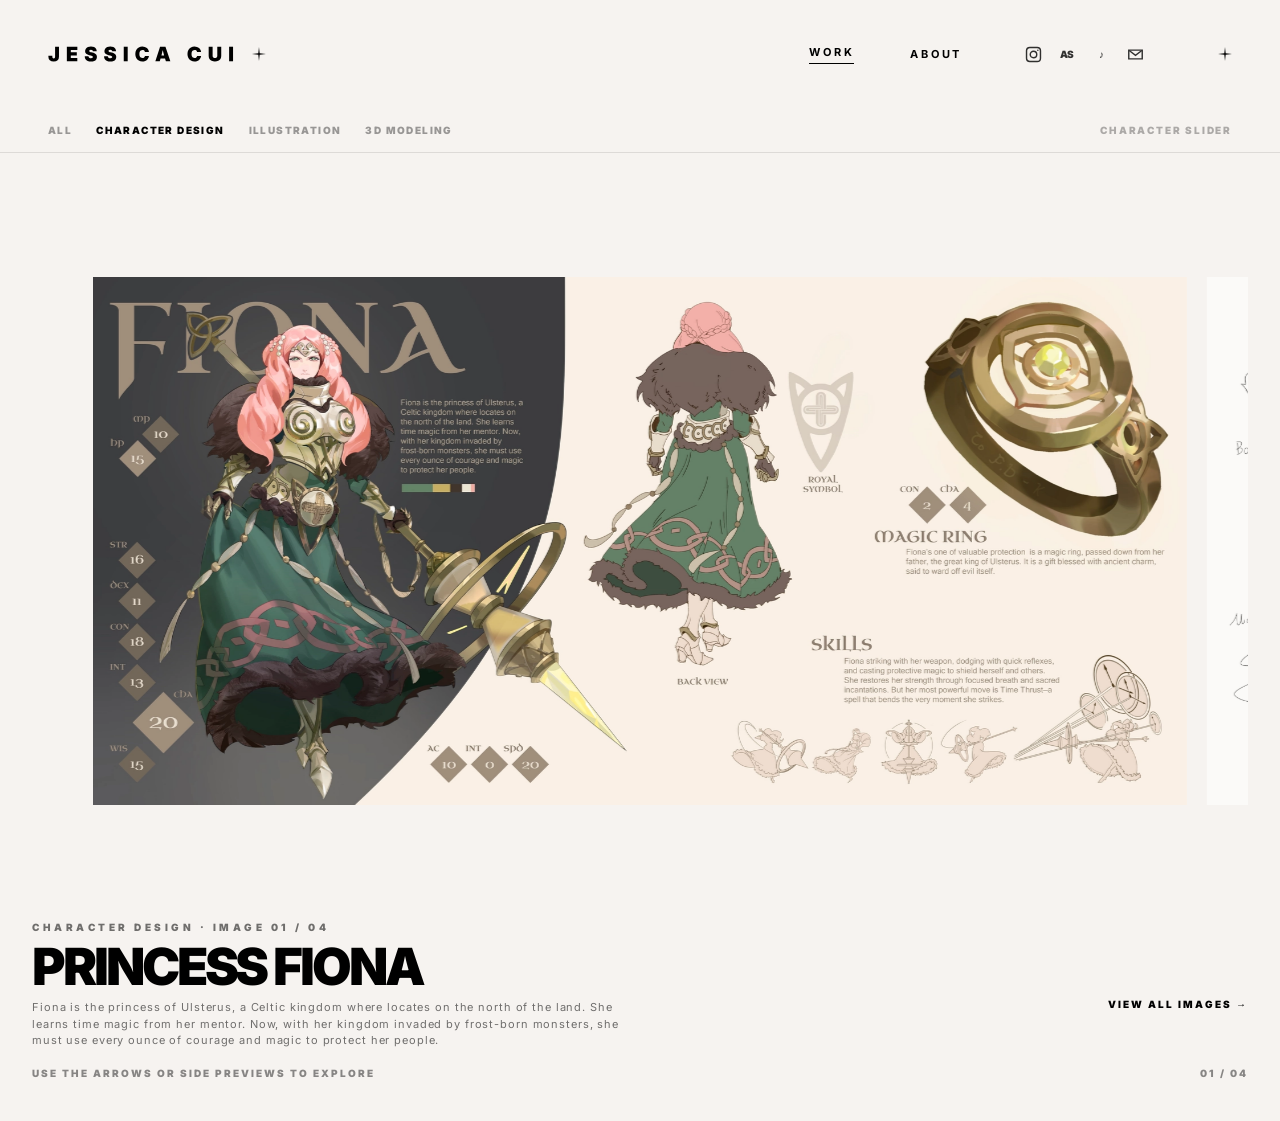
<file: jessica-cui-character-design.html>
<!doctype html>
<html lang="en">
<head>
    <meta charset="UTF-8">
    <style id="portfolio-paint-guard">html{background:#F6F3F0;color-scheme:light}</style>
    <meta name="viewport" content="width=device-width, initial-scale=1.0">
    <title>Jessica Cui - Character Design</title>
    <link rel="preload" href="portfolio-inter.woff2" as="font" type="font/woff2" crossorigin>
    <link rel="stylesheet" href="portfolio-fonts.css?v=2">
    <style>
        :root { color-scheme: light; --paper: #F6F3F0; --ink: #000; --muted: rgba(0,0,0,.42); }
        * { box-sizing: border-box; }
        html, body { margin: 0; min-height: 100%; }
        body { font-family: Inter, Arial, sans-serif; background: var(--paper); color: var(--ink); }
        a { color: inherit; }
        .site-header { display:flex; justify-content:space-between; align-items:center; padding:28px 48px; border-bottom:1px solid rgba(0,0,0,.1); }
        .brand { display:flex; align-items:center; gap:12px; text-decoration:none; font-size:20px; font-weight:900; letter-spacing:.3em; }
        .star { width:14px; height:14px; background:currentColor; clip-path:polygon(50% 0%,55% 45%,100% 50%,55% 55%,50% 100%,45% 55%,0% 50%,45% 45%); }
        .site-nav { display:flex; align-items:center; gap:34px; }
        .site-nav > a { font-size:11px; font-weight:800; letter-spacing:.25em; text-decoration:none; }
        .site-nav > a:hover, .site-nav > a:focus-visible { opacity:.55; }
        .social-links { display:flex; align-items:center; gap:12px; }
        .social-link { width:22px; height:22px; display:inline-flex; align-items:center; justify-content:center; text-decoration:none; opacity:.8; }
        .social-link:hover, .social-link:focus-visible { opacity:.45; transform:translateY(-1px); }
        .social-link svg { width:19px; height:19px; display:block; }
        .social-monogram { font-size:10px; font-weight:900; letter-spacing:-.08em; }
        .star-hollow { width:14px; height:14px; background:currentColor; clip-path:polygon(50% 0%,55% 45%,100% 50%,55% 55%,50% 100%,45% 55%,0% 50%,45% 45%); }
        .home-header { width:100%; padding:40px 48px; display:flex; justify-content:space-between; align-items:center; flex-shrink:0; color:#000; font-family:'Inter', sans-serif; }
        .home-header-brand { display:flex; align-items:center; gap:12px; }
        .home-brand { color:#000; text-decoration:none; font-size:1.25rem; line-height:1.75rem; font-weight:900; letter-spacing:.3em; }
        .home-header-nav { display:flex; align-items:center; gap:56px; }
        .home-header-nav > a { color:inherit; font-size:11px; font-weight:700; letter-spacing:.25em; text-decoration:none; }
        .home-header-nav > a[aria-current="page"] { border-bottom:1px solid currentColor; padding-bottom:4px; }
        .home-header-nav > a:hover, .home-header-nav > a:focus-visible { opacity:.5; }
        .home-header .social-links { margin-left:4px; }
        .home-header-end-star { margin-left:16px; }
        .submenu { display:flex; justify-content:space-between; align-items:center; gap:20px; padding:16px 48px; border-bottom:1px solid rgba(0,0,0,.1); }
        .submenu-left { display:flex; align-items:center; flex-wrap:wrap; gap:20px; }
        .filter-pills { display:flex; flex-wrap:wrap; gap:24px; }
        .filter-pill { border:0; border-radius:0; padding:0; background:transparent; color:rgba(0,0,0,.38); font-size:10px; font-weight:800; letter-spacing:.14em; line-height:1; text-decoration:none; transition:color .18s ease, opacity .18s ease; }
        .filter-pill:hover, .filter-pill:focus-visible { color:#000; }
        .filter-pill.active { color:#000; background:transparent; }
        .submenu-caption { font-size:10px; font-weight:800; letter-spacing:.18em; opacity:.3; text-transform:uppercase; }
        .page-main { min-height:calc(100vh - 174px); padding:28px 32px 42px; display:flex; flex-direction:column; }
        .eyebrow { display:flex; align-items:center; gap:16px; margin-bottom:18px; font-size:10px; font-weight:900; letter-spacing:.4em; }
        .eyebrow-line { width:64px; height:1px; background:rgba(0,0,0,.25); }
        .slider-shell { width:min(1320px, 100%); flex:1; min-height:0; margin:0 auto; display:grid; grid-template-columns:minmax(0,1fr) 112px; gap:16px; }
        .slider-stage { position:relative; min-height:520px; overflow:hidden; background:#eee9e5; }
        .slide { position:absolute; inset:0; display:grid; place-items:center; opacity:0; pointer-events:none; transition:opacity .35s ease; }
        .slide.is-active { opacity:1; pointer-events:auto; }
        .slide-art { position:relative; width:100%; height:100%; min-height:520px; overflow:hidden; display:flex; align-items:flex-end; padding:32px; }
        .slide-art::before, .slide-art::after { content:""; position:absolute; pointer-events:none; }
        .art-sun { background:#eadfbf; }
        .art-sun::before { width:54%; aspect-ratio:1; border-radius:50%; background:#f4c84b; top:13%; left:23%; box-shadow:0 28px 80px rgba(112,75,0,.13); }
        .art-sun::after { width:34%; height:48%; background:rgba(255,255,255,.5); border-radius:48% 48% 20% 20%; left:35%; top:31%; transform:rotate(12deg); }
        .art-orbit { background:#d7dfe7; }
        .art-orbit::before { width:65%; aspect-ratio:1; border:22px solid #a8b8c9; border-radius:50%; left:17%; top:11%; transform:rotate(-28deg); }
        .art-orbit::after { width:32%; aspect-ratio:1; border-radius:50%; background:#f1a4a0; right:18%; bottom:18%; box-shadow:-130px -160px 0 -34px #f3cf82; }
        .art-field { background:#c9d1c3; }
        .art-field::before { width:85%; height:35%; background:#a5b39c; left:8%; bottom:12%; border-radius:50% 50% 0 0; transform:rotate(-8deg); }
        .art-field::after { width:24%; aspect-ratio:1; border-radius:50%; background:#e9b6a0; left:38%; top:20%; box-shadow:120px 150px 0 -24px #d7a65d; }
        .art-sand { background:#d7d5d1; }
        .art-sand::before { width:62%; height:62%; background:#b9bbc2; left:18%; top:18%; transform:rotate(16deg); }
        .art-sand::after { width:28%; aspect-ratio:1; border-radius:50%; background:#ece9e2; right:18%; bottom:16%; }
        .art-violet { background:#c9c5d7; }
        .art-violet::before { width:54%; height:70%; background:#a8a3bd; left:24%; top:12%; border-radius:50% 50% 12% 12%; transform:rotate(-12deg); }
        .art-violet::after { width:22%; aspect-ratio:1; border-radius:50%; background:#e8d5c5; right:17%; bottom:18%; }
        .slide-meta { position:relative; z-index:2; color:#000; }
        .slide-number { display:block; margin-bottom:10px; font-size:10px; font-weight:900; letter-spacing:.35em; opacity:.55; }
        .slide-title { margin:0; font-size:clamp(34px, 6vw, 86px); line-height:.9; font-weight:900; letter-spacing:-.06em; text-transform:uppercase; }
        .slide-caption { margin:14px 0 0; max-width:360px; font-size:11px; line-height:1.5; letter-spacing:.08em; opacity:.55; }
        .slider-arrow { position:absolute; top:50%; z-index:4; width:64px; height:100px; border:0; background:rgba(247,243,240,.75); font-size:34px; line-height:1; cursor:pointer; opacity:0; transform:translateY(-50%); transition:opacity .2s ease, background .2s ease; }
        .slider-arrow.is-visible, .slider-arrow:focus-visible { opacity:1; }
        .slider-arrow:hover { background:#fff; }
        .slider-arrow.left { left:0; }
        .next-preview { position:relative; min-height:520px; overflow:hidden; background:#eee9e5; }
        .next-preview-art { position:absolute; inset:0; display:block; transform:scale(1.08); }
        .next-preview-label { position:absolute; left:10px; bottom:10px; z-index:2; color:#000; font-size:9px; font-weight:900; letter-spacing:.12em; }
        .next-preview-button { position:absolute; z-index:3; top:50%; left:50%; width:52px; height:52px; border:0; transform:translate(-50%, -50%); background:rgba(0,0,0,.72); color:#fff; font-size:28px; line-height:1; cursor:pointer; opacity:0; transition:opacity .2s ease, background .2s ease; }
        .next-preview:hover .next-preview-button, .next-preview-button:focus-visible { opacity:1; }
        .next-preview-button:hover { background:#000; }
        .slider-footer { display:flex; justify-content:space-between; align-items:center; margin-top:14px; font-size:10px; font-weight:800; letter-spacing:.2em; opacity:.45; text-transform:uppercase; }
        @media (max-width: 720px) {
            .site-header { padding:22px 20px; }
            .brand { font-size:15px; }
            .site-nav { gap:14px; }
            .site-nav > a { font-size:9px; }
            .social-links { display:none; }
            .submenu { padding:14px 20px; align-items:flex-start; flex-direction:column; }
            .page-main { padding:20px; }
            .slider-shell { grid-template-columns:1fr; }
            .slider-stage, .slide-art { min-height:62vh; }
            .next-preview { min-height:90px; height:90px; }
            .next-preview-art { transform:scale(1.12); }
            .next-preview-button { opacity:1; width:44px; height:44px; }
            .slider-arrow { opacity:1; width:48px; height:72px; }
        }
        .slide-art.cms-art::before, .slide-art.cms-art::after { display:none; }
        .cms-slide-image { position:absolute; inset:0; width:100%; height:100%; object-fit:contain; }
        .cms-art .slide-meta { padding:14px 18px; background:rgba(246,243,240,.88); }
        .cms-view-project { display:inline-block; margin-top:18px; font-size:10px; font-weight:900; letter-spacing:.2em; text-decoration:none; }
        .slider-shell:has(.next-preview[hidden]) { grid-template-columns:1fr; }
        .portfolio-viewer { width:100%; max-width:1500px; margin:auto; display:grid; grid-template-columns:64px minmax(0,1fr) 64px; align-items:center; gap:18px; }
        .viewer-stage { height:clamp(340px,66svh,780px); min-height:0; overflow:hidden; background:#202020; display:grid; place-items:center; }
        .viewer-stage img { display:block; width:100%; height:100%; object-fit:contain; object-position:center; }
        .viewer-arrow { width:56px; height:72px; border:1px solid rgba(0,0,0,.18); background:#f7f3f0; color:#111; font-size:30px; cursor:pointer; transition:background .2s,color .2s; }
        .viewer-arrow:hover:not(:disabled),.viewer-arrow:focus-visible { background:#111; color:#fff; }
        .viewer-arrow:disabled { opacity:.2; cursor:default; }
        .viewer-caption { width:min(1500px,100%); margin:20px auto 0; display:grid; grid-template-columns:1fr auto; gap:8px 24px; align-items:end; }
        .viewer-caption .slide-number { grid-column:1/-1; margin:0; }
        .viewer-caption .slide-title { grid-column:1; font-size:clamp(28px,4vw,58px); line-height:.98; }
        .viewer-caption .slide-caption { grid-column:1; margin:0; max-width:600px; }
        .viewer-caption .cms-view-project { grid-column:2; grid-row:2/4; align-self:center; }
        @media (max-width:720px) {
          .portfolio-viewer { grid-template-columns:1fr 1fr; gap:10px; }
          .viewer-stage { grid-column:1/-1; grid-row:1; height:clamp(340px,58svh,620px); }
          .viewer-arrow { width:100%; height:52px; font-size:25px; }
          .viewer-caption { grid-template-columns:1fr; margin-top:15px; }
          .viewer-caption .cms-view-project { grid-column:1; grid-row:auto; justify-self:start; margin-top:8px; }
          .viewer-caption .slide-title { font-size:clamp(28px,9vw,46px); }
        }
    
        
        
        
        
        /* artwork-viewer-upgrade */
        .ratio-stage, .viewer-stage, .illustration-stage, .project-image-stage, .ratio-project-stage {
          position: relative; display: grid; place-items: center; height: clamp(300px, 76svh, 900px); min-height: 0; overflow: hidden; background: var(--paper);
        }
        .ratio-stage .slide, .ratio-art { display: grid; place-items: center; background: var(--paper); }
        .ratio-stage img, .viewer-stage img, .illustration-stage img, .project-image-stage img, .ratio-project-stage img {
          position: relative; inset: auto; display: block; width: 100%; height: 100%; max-width: 100%; max-height: 100%;
          object-fit: contain; object-position: center; background: var(--paper); transform: none; visibility: visible; cursor: zoom-in;
        }
        .ratio-stage img[data-fit-state="loading"], .viewer-stage img[data-fit-state="loading"], .illustration-stage img[data-fit-state="loading"], .project-image-stage img[data-fit-state="loading"], .ratio-project-stage img[data-fit-state="loading"] { visibility: hidden; }
        .ratio-arrow, .viewer-arrow, .project-arrow { background: var(--paper); }
        .ratio-arrow[hidden], .viewer-arrow[hidden], .project-arrow[hidden] { display: none !important; }
        #viewer-image:focus-visible, #slide-image:focus-visible, #illustration-image:focus-visible, #project-image:focus-visible {
          outline: 2px solid currentColor; outline-offset: 3px;
        }
        .artwork-zoom[open] {
          position: fixed; inset: 3vh 2vw; width: auto; height: auto; max-width: none; max-height: none; margin: 0;
          padding: 14px; border: 0; display: flex; flex-direction: column; gap: 10px; overflow: hidden;
          background: var(--paper); color: var(--ink, #111);
        }
        .artwork-zoom::backdrop { background: rgba(0,0,0,.76); }
        .zoom-toolbar { min-height: 42px; display: flex; justify-content: space-between; align-items: center; gap: 12px; }
        .zoom-label { font-size: 10px; font-weight: 900; letter-spacing: .2em; text-transform: uppercase; }
        .zoom-close { min-width: 64px; min-height: 38px; padding: 7px 14px; border: 1px solid currentColor; background: var(--paper); color: inherit; cursor: pointer; }
        .zoom-close:hover, .zoom-close:focus-visible { background: var(--ink, #111); color: var(--paper); }
        .zoom-viewport { position: relative; flex: 1; min-width: 0; min-height: 0; overflow: hidden; overscroll-behavior: contain; background: var(--paper); }
        .zoom-image { position: absolute; left: 50%; top: 50%; display: block; max-width: none; max-height: none; object-fit: contain; object-position: center; transform: translate(-50%, -50%); user-select: none; }
        @media (max-width: 720px) {
          .ratio-stage, .viewer-stage, .illustration-stage, .project-image-stage, .ratio-project-stage { height: clamp(280px, 58svh, 620px); }
          .artwork-zoom[open] { inset: 1vh 1vw; padding: 8px; }
          .zoom-toolbar { align-items: center; flex-direction: row; gap: 7px; }
        }

    </style>
<style id="project-gallery-layout">
/* project-gallery-layout: larger-equal-height-continuous-strip-20260929 */
.project-viewer-main{flex:1;min-height:0;width:100%;padding:8px clamp(16px,2.2vw,36px) 22px;display:flex;flex-direction:column;background:var(--paper)}
.project-back{width:min(1600px,100%);margin:0 auto 10px;font-size:10px;font-weight:900;letter-spacing:.2em;text-decoration:none;color:inherit}
.project-gallery{position:relative;width:min(1600px,100%);margin:0 auto}
.project-gallery-viewport{position:relative;width:100%;height:clamp(320px,80svh,860px);min-height:0;overflow:hidden;background:var(--paper);touch-action:pan-y}
.project-gallery-track{position:absolute;left:0;top:0;height:100%;display:flex;align-items:center;gap:clamp(12px,1.5vw,22px);width:max-content;will-change:transform;transition:none!important}
.project-gallery[data-loading="true"] .project-gallery-track{visibility:hidden}
.project-gallery[data-animating="true"] .project-gallery-track{pointer-events:none}
.project-gallery-slide{position:relative;flex:0 0 auto;height:100%;display:flex;align-items:center;justify-content:center;min-width:0;cursor:pointer;outline:none;opacity:.56;transition:opacity 460ms ease}
.project-gallery-slide[data-in-viewport="false"]{opacity:0}
.project-gallery-slide[data-active="true"]:not([data-in-viewport="false"]){opacity:1}
.project-gallery-slide[data-in-viewport="true"]:not([data-active="true"]){opacity:.56}
.project-gallery-slide[hidden]{display:none!important}
.project-image-stage{position:relative;display:grid;place-items:center;flex:none;width:auto;height:auto;min-width:0;min-height:0;overflow:hidden;background:var(--paper)}
.project-image-stage img{position:relative;inset:auto;display:block;width:100%;height:100%;max-width:none;max-height:none;object-fit:contain;object-position:center;background:var(--paper);transform:none;cursor:pointer;user-select:none}
.project-gallery-slide[data-active="true"] img{cursor:zoom-in}
.project-gallery-slide:focus-visible .project-image-stage{outline:2px solid currentColor;outline-offset:4px}
.project-gallery-controls{position:absolute;inset:0;z-index:4;pointer-events:none}
.project-gallery .project-arrow{position:absolute;top:50%;left:8px;width:50px;height:50px;display:grid;place-items:center;padding:0;border:0;background:#111;color:#fff;line-height:0;cursor:pointer;opacity:0;pointer-events:auto;transform:translateY(-50%);transition:opacity 160ms ease}
.project-gallery .project-arrow svg{display:block;width:20px;height:20px;overflow:visible}
.project-gallery .project-arrow svg[hidden]{display:none!important}
.project-gallery .project-arrow svg path{fill:none;stroke:currentColor;stroke-width:1.8;stroke-linecap:round;stroke-linejoin:round}
.project-gallery .project-arrow:last-child{left:auto;right:8px}
.project-gallery:hover .project-arrow:not([hidden]),.project-gallery:focus-within .project-arrow:not([hidden]){opacity:1}
.project-gallery .project-arrow:disabled{cursor:default}
.project-gallery .project-arrow:focus-visible{outline:2px solid #111;outline-offset:3px;opacity:1}
.project-gallery .project-arrow[hidden]{display:none!important}
.project-caption{width:min(1600px,100%);margin:14px auto 0;display:grid;grid-template-columns:minmax(0,1fr) auto;gap:7px 24px;align-items:end}
.project-category{grid-column:1/-1;font-size:10px;font-weight:900;letter-spacing:.24em;text-transform:uppercase;color:#777}
.project-caption h1{grid-column:1;margin:0;font-size:clamp(30px,4.6vw,60px);line-height:.95;letter-spacing:-.055em}
.project-caption p{grid-column:1;margin:0;max-width:680px;font-size:13px;line-height:1.55;color:#666}
.project-caption h1,.project-caption p,.viewer-caption .slide-title,.viewer-caption .slide-caption{grid-column:1;justify-self:start;width:100%;margin-inline:0;padding-inline:0;text-align:left}
.viewer-caption .slide-title,.viewer-caption .slide-caption{display:block}
.project-count{grid-column:2;grid-row:2/4;font-size:10px;font-weight:900;letter-spacing:.2em;white-space:nowrap}
.cms-project-status{width:min(1600px,100%);margin:12px auto 0}
@media(max-width:720px){
.project-viewer-main{padding:8px 14px 20px}
.project-gallery{display:flex;flex-direction:column;gap:8px}
.project-gallery-viewport{height:clamp(260px,54svh,600px)}
.project-gallery-controls{position:static;display:flex;gap:10px;pointer-events:auto}
.project-gallery .project-arrow{position:relative;top:auto;left:auto;right:auto;flex:1;width:auto;height:46px;transform:none;opacity:1}
.project-gallery .project-arrow:last-child{left:auto;right:auto}
.project-caption{grid-template-columns:1fr}
.project-caption h1{font-size:clamp(28px,8vw,46px)}
.project-count{grid-column:1;grid-row:auto}
}
@media(prefers-reduced-motion:reduce){.project-gallery-slide{transition-duration:0s}}
</style><style id="portfolio-video-gallery">.project-image-stage video{position:relative;inset:auto;display:block;flex:none;max-width:none;max-height:none;object-fit:contain;object-position:center;background:var(--paper);user-select:none}.project-image-stage video[data-fit-state="loading"]{visibility:hidden}</style><link rel="stylesheet" href="work-category-menu.css?v=mobile-project-detail-20260929"><link rel="stylesheet" href="ux-motion.css?v=18"><script src="portfolio-data.js?v=f88ee224600b"></script><script src="static-api.js"></script></head>
<body data-work-category="character-design">
    <header class="home-header">
        <div class="home-header-brand">
            <a href="jessica-cui.html" class="home-brand portfolio-wordmark" data-brand-wordmark="true" aria-label="JESSICA CUI"><svg xmlns="http://www.w3.org/2000/svg" class="portfolio-wordmark-art portfolio-wordmark-art--desktop" width="191.98633" height="28" viewBox="0 0 191.98633 28" style="width:9.59932em;height:1.4em" fill="currentColor" aria-hidden="true" focusable="false"><path transform="translate(0 21.27539) scale(0.00977 -0.00977)" d="M586 -20Q324 -20 182 106Q40 232 40 466L40 559L444 559L444 458Q444 376 481 335Q518 294 586 294Q654 294 690 335Q726 376 726 460L726 1490L1124 1490L1124 468Q1124 233 984.5 106.5Q845 -20 586 -20Z"/><path transform="translate(17.91406 21.27539) scale(0.00977 -0.00977)" d="M96 0L96 1490L1170 1490L1170 1164L500 1164L500 912L1114 912L1114 594L500 594L500 326L1166 326L1166 0Z"/><path transform="translate(36.16992 21.27539) scale(0.00977 -0.00977)" d="M702 -18Q508 -18 363.5 39.5Q219 97 139 217Q59 337 58 524L442 524Q446 456 476.5 409Q507 362 562.5 338Q618 314 696 314Q761 314 805 330Q849 346 871.5 374.5Q894 403 894 440Q894 474 872.5 499.5Q851 525 802 546Q753 567 670 584L520 616Q323 658 209.5 759.5Q96 861 96 1036Q96 1178 173 1284.5Q250 1391 385.5 1450.5Q521 1510 698 1510Q879 1510 1010.5 1449.5Q1142 1389 1213.5 1279.5Q1285 1170 1286 1024L898 1024Q893 1097 844.5 1137.5Q796 1178 698 1178Q636 1178 596 1163.5Q556 1149 537 1123Q518 1097 518 1064Q518 1029 538.5 1002.5Q559 976 603.5 956.5Q648 937 718 922L840 896Q963 870 1051.5 827Q1140 784 1196.5 726.5Q1253 669 1279.5 597Q1306 525 1306 440Q1306 293 1233.5 190.5Q1161 88 1026 35Q891 -18 702 -18Z"/><path transform="translate(55.49023 21.27539) scale(0.00977 -0.00977)" d="M702 -18Q508 -18 363.5 39.5Q219 97 139 217Q59 337 58 524L442 524Q446 456 476.5 409Q507 362 562.5 338Q618 314 696 314Q761 314 805 330Q849 346 871.5 374.5Q894 403 894 440Q894 474 872.5 499.5Q851 525 802 546Q753 567 670 584L520 616Q323 658 209.5 759.5Q96 861 96 1036Q96 1178 173 1284.5Q250 1391 385.5 1450.5Q521 1510 698 1510Q879 1510 1010.5 1449.5Q1142 1389 1213.5 1279.5Q1285 1170 1286 1024L898 1024Q893 1097 844.5 1137.5Q796 1178 698 1178Q636 1178 596 1163.5Q556 1149 537 1123Q518 1097 518 1064Q518 1029 538.5 1002.5Q559 976 603.5 956.5Q648 937 718 922L840 896Q963 870 1051.5 827Q1140 784 1196.5 726.5Q1253 669 1279.5 597Q1306 525 1306 440Q1306 293 1233.5 190.5Q1161 88 1026 35Q891 -18 702 -18Z"/><path transform="translate(74.81055 21.27539) scale(0.00977 -0.00977)" d="M500 1490L500 0L96 0L96 1490Z"/><path transform="translate(86.63086 21.27539) scale(0.00977 -0.00977)" d="M788 -20Q584 -20 421.5 68Q259 156 164.5 326.5Q70 497 70 744Q70 993 166 1164Q262 1335 425 1422.5Q588 1510 788 1510Q927 1510 1044.5 1472.5Q1162 1435 1251 1363Q1340 1291 1395 1186Q1450 1081 1464 946L1054 946Q1048 994 1028.5 1033Q1009 1072 977 1100Q945 1128 900.5 1143Q856 1158 800 1158Q699 1158 628.5 1108.5Q558 1059 522 966.5Q486 874 486 744Q486 608 523 516Q560 424 629.5 378Q699 332 798 332Q854 332 898 347Q942 362 975 390Q1008 418 1028.5 457Q1049 496 1056 544L1466 544Q1459 449 1413.5 350Q1368 251 1283.5 167Q1199 83 1075.5 31.5Q952 -20 788 -20Z"/><path transform="translate(106.89844 21.27539) scale(0.00977 -0.00977)" d="M46 0L529 1490L1081 1490L1582 0L1124 0L951 578Q895 766 846 968.5Q797 1171 753 1371L845 1371Q803 1171 760 968.5Q717 766 663 578L498 0ZM404 286L404 588L1224 588L1224 286Z"/><path transform="translate(138.78125 21.27539) scale(0.00977 -0.00977)" d="M788 -20Q584 -20 421.5 68Q259 156 164.5 326.5Q70 497 70 744Q70 993 166 1164Q262 1335 425 1422.5Q588 1510 788 1510Q927 1510 1044.5 1472.5Q1162 1435 1251 1363Q1340 1291 1395 1186Q1450 1081 1464 946L1054 946Q1048 994 1028.5 1033Q1009 1072 977 1100Q945 1128 900.5 1143Q856 1158 800 1158Q699 1158 628.5 1108.5Q558 1059 522 966.5Q486 874 486 744Q486 608 523 516Q560 424 629.5 378Q699 332 798 332Q854 332 898 347Q942 362 975 390Q1008 418 1028.5 457Q1049 496 1056 544L1466 544Q1459 449 1413.5 350Q1368 251 1283.5 167Q1199 83 1075.5 31.5Q952 -20 788 -20Z"/><path transform="translate(159.73242 21.27539) scale(0.00977 -0.00977)" d="M738 -18Q546 -18 401.5 49.5Q257 117 176.5 241.5Q96 366 96 536L96 1490L500 1490L500 570Q500 500 531 446.5Q562 393 615.5 362.5Q669 332 738 332Q808 332 862 362.5Q916 393 947 446.5Q978 500 978 570L978 1490L1382 1490L1382 536Q1382 366 1301 241.5Q1220 117 1075 49.5Q930 -18 738 -18Z"/><path transform="translate(180.16602 21.27539) scale(0.00977 -0.00977)" d="M500 1490L500 0L96 0L96 1490Z"/></svg><svg xmlns="http://www.w3.org/2000/svg" class="portfolio-wordmark-art portfolio-wordmark-art--mobile" width="169.98633" height="28" viewBox="0 0 169.98633 28" style="width:8.49932em;height:1.4em" fill="currentColor" aria-hidden="true" focusable="false"><path transform="translate(0 21.27539) scale(0.00977 -0.00977)" d="M586 -20Q324 -20 182 106Q40 232 40 466L40 559L444 559L444 458Q444 376 481 335Q518 294 586 294Q654 294 690 335Q726 376 726 460L726 1490L1124 1490L1124 468Q1124 233 984.5 106.5Q845 -20 586 -20Z"/><path transform="translate(15.91406 21.27539) scale(0.00977 -0.00977)" d="M96 0L96 1490L1170 1490L1170 1164L500 1164L500 912L1114 912L1114 594L500 594L500 326L1166 326L1166 0Z"/><path transform="translate(32.16992 21.27539) scale(0.00977 -0.00977)" d="M702 -18Q508 -18 363.5 39.5Q219 97 139 217Q59 337 58 524L442 524Q446 456 476.5 409Q507 362 562.5 338Q618 314 696 314Q761 314 805 330Q849 346 871.5 374.5Q894 403 894 440Q894 474 872.5 499.5Q851 525 802 546Q753 567 670 584L520 616Q323 658 209.5 759.5Q96 861 96 1036Q96 1178 173 1284.5Q250 1391 385.5 1450.5Q521 1510 698 1510Q879 1510 1010.5 1449.5Q1142 1389 1213.5 1279.5Q1285 1170 1286 1024L898 1024Q893 1097 844.5 1137.5Q796 1178 698 1178Q636 1178 596 1163.5Q556 1149 537 1123Q518 1097 518 1064Q518 1029 538.5 1002.5Q559 976 603.5 956.5Q648 937 718 922L840 896Q963 870 1051.5 827Q1140 784 1196.5 726.5Q1253 669 1279.5 597Q1306 525 1306 440Q1306 293 1233.5 190.5Q1161 88 1026 35Q891 -18 702 -18Z"/><path transform="translate(49.49023 21.27539) scale(0.00977 -0.00977)" d="M702 -18Q508 -18 363.5 39.5Q219 97 139 217Q59 337 58 524L442 524Q446 456 476.5 409Q507 362 562.5 338Q618 314 696 314Q761 314 805 330Q849 346 871.5 374.5Q894 403 894 440Q894 474 872.5 499.5Q851 525 802 546Q753 567 670 584L520 616Q323 658 209.5 759.5Q96 861 96 1036Q96 1178 173 1284.5Q250 1391 385.5 1450.5Q521 1510 698 1510Q879 1510 1010.5 1449.5Q1142 1389 1213.5 1279.5Q1285 1170 1286 1024L898 1024Q893 1097 844.5 1137.5Q796 1178 698 1178Q636 1178 596 1163.5Q556 1149 537 1123Q518 1097 518 1064Q518 1029 538.5 1002.5Q559 976 603.5 956.5Q648 937 718 922L840 896Q963 870 1051.5 827Q1140 784 1196.5 726.5Q1253 669 1279.5 597Q1306 525 1306 440Q1306 293 1233.5 190.5Q1161 88 1026 35Q891 -18 702 -18Z"/><path transform="translate(66.81055 21.27539) scale(0.00977 -0.00977)" d="M500 1490L500 0L96 0L96 1490Z"/><path transform="translate(76.63086 21.27539) scale(0.00977 -0.00977)" d="M788 -20Q584 -20 421.5 68Q259 156 164.5 326.5Q70 497 70 744Q70 993 166 1164Q262 1335 425 1422.5Q588 1510 788 1510Q927 1510 1044.5 1472.5Q1162 1435 1251 1363Q1340 1291 1395 1186Q1450 1081 1464 946L1054 946Q1048 994 1028.5 1033Q1009 1072 977 1100Q945 1128 900.5 1143Q856 1158 800 1158Q699 1158 628.5 1108.5Q558 1059 522 966.5Q486 874 486 744Q486 608 523 516Q560 424 629.5 378Q699 332 798 332Q854 332 898 347Q942 362 975 390Q1008 418 1028.5 457Q1049 496 1056 544L1466 544Q1459 449 1413.5 350Q1368 251 1283.5 167Q1199 83 1075.5 31.5Q952 -20 788 -20Z"/><path transform="translate(94.89844 21.27539) scale(0.00977 -0.00977)" d="M46 0L529 1490L1081 1490L1582 0L1124 0L951 578Q895 766 846 968.5Q797 1171 753 1371L845 1371Q803 1171 760 968.5Q717 766 663 578L498 0ZM404 286L404 588L1224 588L1224 286Z"/><path transform="translate(122.78125 21.27539) scale(0.00977 -0.00977)" d="M788 -20Q584 -20 421.5 68Q259 156 164.5 326.5Q70 497 70 744Q70 993 166 1164Q262 1335 425 1422.5Q588 1510 788 1510Q927 1510 1044.5 1472.5Q1162 1435 1251 1363Q1340 1291 1395 1186Q1450 1081 1464 946L1054 946Q1048 994 1028.5 1033Q1009 1072 977 1100Q945 1128 900.5 1143Q856 1158 800 1158Q699 1158 628.5 1108.5Q558 1059 522 966.5Q486 874 486 744Q486 608 523 516Q560 424 629.5 378Q699 332 798 332Q854 332 898 347Q942 362 975 390Q1008 418 1028.5 457Q1049 496 1056 544L1466 544Q1459 449 1413.5 350Q1368 251 1283.5 167Q1199 83 1075.5 31.5Q952 -20 788 -20Z"/><path transform="translate(141.73242 21.27539) scale(0.00977 -0.00977)" d="M738 -18Q546 -18 401.5 49.5Q257 117 176.5 241.5Q96 366 96 536L96 1490L500 1490L500 570Q500 500 531 446.5Q562 393 615.5 362.5Q669 332 738 332Q808 332 862 362.5Q916 393 947 446.5Q978 500 978 570L978 1490L1382 1490L1382 536Q1382 366 1301 241.5Q1220 117 1075 49.5Q930 -18 738 -18Z"/><path transform="translate(160.16602 21.27539) scale(0.00977 -0.00977)" d="M500 1490L500 0L96 0L96 1490Z"/></svg></a>
            <div class="star-hollow text-black"></div>
        </div>
        <nav class="home-header-nav">
            <a href="jessica-cui-work.html" aria-current="page">WORK</a>
            <a href="jessica-cui-about.html">ABOUT</a>
            <div class="social-links" aria-label="Social links">
                <a href="https://www.instagram.com/jccarkingart/" target="_blank" rel="noopener noreferrer" class="social-link" aria-label="Instagram" title="Instagram"><svg viewBox="0 0 24 24" fill="none" stroke="currentColor" stroke-width="1.8" aria-hidden="true"><rect x="3.2" y="3.2" width="17.6" height="17.6" rx="4.2"></rect><circle cx="12" cy="12" r="4.1"></circle><circle cx="17.5" cy="6.6" r="1" fill="currentColor" stroke="none"></circle></svg></a>
                <a href="https://www.artstation.com/jessica12312" target="_blank" rel="noopener noreferrer" class="social-link" aria-label="ArtStation" title="ArtStation"><span class="social-monogram">AS</span></a>
                <a href="https://www.tiktok.com/@jccarkingart?_r=1&_t=ZP-9AEcAgJzff5" target="_blank" rel="noopener noreferrer" class="social-link" aria-label="TikTok" title="TikTok"><span class="social-monogram">♪</span></a>
                <a href="mailto:jessicacui0128@gmail.com" class="social-link" aria-label="Gmail" title="Gmail"><svg viewBox="0 0 24 24" fill="none" stroke="currentColor" stroke-width="1.8" aria-hidden="true"><path d="M3.5 6.5h17v11h-17z"></path><path d="m4 7 8 6 8-6"></path></svg></a>
            </div>
            <div class="star-hollow home-header-end-star"></div>
        </nav>
    </header>

    <div class="submenu" aria-label="Work category navigation">
        <div class="submenu-left">
            <nav class="filter-pills" aria-label="Filter work by category">
                <a href="jessica-cui-work.html" class="filter-pill">ALL</a>
                <a href="jessica-cui-work.html?category=character-design" class="filter-pill active" data-category="character-design" aria-current="page">CHARACTER DESIGN</a>
                <a href="jessica-cui-work.html?category=illustration" class="filter-pill" data-category="illustration">ILLUSTRATION</a>
                <a href="jessica-cui-work.html?category=3d-modeling" class="filter-pill" data-category="3d-modeling">3D MODELING</a>
            </nav>
        </div>
        <div class="submenu-caption">CHARACTER SLIDER</div>
    </div>

    <main class="page-main" aria-label="Character Design project gallery">
        <section id="project-gallery" class="project-gallery" data-artwork-strip aria-label="Continuous artwork gallery">
    <div id="project-gallery-viewport" class="project-gallery-viewport"><div id="project-gallery-track" class="project-gallery-track"></div></div>
    <div class="project-gallery-controls"><button id="previous" class="project-arrow" type="button" aria-label="Previous image"><svg viewBox="0 0 24 24" aria-hidden="true" focusable="false"><path d="M15 5 8 12l7 7"/></svg></button><button id="next" class="project-arrow" type="button" aria-label="Next image"><svg data-next-arrow-icon viewBox="0 0 24 24" aria-hidden="true" focusable="false"><path d="M9 5 16 12l-7 7"/></svg><svg data-return-first-icon viewBox="0 0 24 24" aria-hidden="true" focusable="false" hidden><path d="M15 5 8 12l7 7"/></svg></button></div>
  </section>
        <section class="illustration-caption" aria-live="polite">
            <span class="slide-number" id="slide-number"></span>
            <h1 class="slide-title" id="slide-title">Loading work</h1>
            <p class="slide-caption" id="slide-caption"></p>
            <a class="cms-view-project" id="view-project" href="#">VIEW ALL IMAGES →</a>
        </section>
        <div class="slider-footer"><span>Use the arrows or side previews to explore</span><span id="counter">00 / 00</span></div>
    </main>
<script src="gallery-strip.js?v=mp4-gallery-20260927" defer></script>
<script src="work-category-catalog.js?v=submenu-persist-20260929" defer></script>
<script>/* artwork-zoom-enhancement */
(() => {
  const selectors = '#viewer-image, #slide-image, #illustration-image, #project-image';
  const images = [...document.querySelectorAll(selectors)];
  if ((!images.length && !document.querySelector('[data-artwork-strip]')) || document.querySelector('.artwork-zoom')) return;

  const stageSelector = '.ratio-stage, .viewer-stage, .illustration-stage, .project-image-stage, .ratio-project-stage';
  let activeImage = null;
  let fitGeneration = 0;

  const dialog = document.createElement('dialog');
  dialog.className = 'artwork-zoom';
  dialog.setAttribute('aria-label', 'Artwork detail viewer');
  dialog.innerHTML = `
    <div class="zoom-toolbar">
      <span class="zoom-label">Artwork detail</span>
      <button class="zoom-close" type="button" data-zoom-close>Close</button>
    </div>
    <div class="zoom-viewport" aria-label="Artwork image">
      <img class="zoom-image" alt="" draggable="false">
    </div>`;
  document.body.append(dialog);

  const viewport = dialog.querySelector('.zoom-viewport');
  const zoomImage = dialog.querySelector('.zoom-image');
  const closeButton = dialog.querySelector('[data-zoom-close]');

  function fitToStage(image) {
    const stage = image.closest(stageSelector);
    if (!stage || !image.complete || !image.naturalWidth || !image.naturalHeight) return false;
    const width = stage.clientWidth, height = stage.clientHeight;
    if (!width || !height) return false;
    const scale = Math.min(width / image.naturalWidth, height / image.naturalHeight);
    image.style.width = `${image.naturalWidth * scale}px`;
    image.style.height = `${image.naturalHeight * scale}px`;
    image.style.maxWidth = 'none';
    image.style.maxHeight = 'none';
    image.style.transform = 'none';
    image.style.visibility = 'visible';
    image.dataset.fitState = 'fit';
    if (dialog.open && activeImage === image) fitDetailImage();
    return true;
  }

  function scheduleFit(image, generation = ++fitGeneration) {
    if (!image.complete || !image.naturalWidth) return;
    const decoded = typeof image.decode === 'function' ? image.decode().catch(() => {}) : Promise.resolve();
    decoded.then(() => requestAnimationFrame(() => requestAnimationFrame(() => {
      if (generation === fitGeneration && image.isConnected) fitToStage(image);
    })));
  }

  function resetArtworkFit(image = activeImage) {
    if (!image) return;
    activeImage = image;
    image.style.transform = 'none';
    image.style.width = '100%';
    image.style.height = '100%';
    image.style.maxWidth = '100%';
    image.style.maxHeight = '100%';
    const ready = image.complete && image.naturalWidth > 0;
    image.style.visibility = ready ? 'visible' : 'hidden';
    image.dataset.fitState = ready ? 'fit' : 'loading';
    if (dialog.open) {
      zoomImage.style.width = '';
      zoomImage.style.height = '';
      zoomImage.style.transform = 'translate(-50%, -50%)';
      zoomImage.src = image.currentSrc || image.src;
    }
    if (!fitToStage(image)) scheduleFit(image);
  }

  function fitDetailImage() {
    if (!activeImage?.naturalWidth || !zoomImage.naturalWidth) return;
    const width = viewport.clientWidth, height = viewport.clientHeight;
    if (!width || !height) return;
    const scale = Math.min(width / zoomImage.naturalWidth, height / zoomImage.naturalHeight);
    zoomImage.style.width = `${zoomImage.naturalWidth * scale}px`;
    zoomImage.style.height = `${zoomImage.naturalHeight * scale}px`;
    zoomImage.style.transform = 'translate(-50%, -50%)';
  }

  function openArtworkDetail(image) {
    if (!image.complete || !image.naturalWidth) return;
    activeImage = image;
    zoomImage.alt = image.alt || 'Artwork';
    zoomImage.style.width = '';
    zoomImage.style.height = '';
    zoomImage.style.transform = 'translate(-50%, -50%)';
    zoomImage.src = image.currentSrc || image.src;
    if (!dialog.open) dialog.showModal();
    requestAnimationFrame(() => requestAnimationFrame(fitDetailImage));
  }

  window.openArtworkDetail = openArtworkDetail;
  window.resetArtworkFit = resetArtworkFit;
  zoomImage.addEventListener('load', () => requestAnimationFrame(() => requestAnimationFrame(fitDetailImage)));
  images.forEach((image) => {
    activeImage ||= image;
    image.tabIndex = 0;
    image.setAttribute('role', 'button');
    image.setAttribute('aria-label', `${image.alt || 'Artwork'}. Open artwork detail`);
    image.addEventListener('click', () => openArtworkDetail(image));
    image.addEventListener('keydown', (event) => {
      if (event.key === 'Enter' || event.key === ' ') { event.preventDefault(); openArtworkDetail(image); }
    });
    image.addEventListener('load', () => {
      const generation = ++fitGeneration;
      scheduleFit(image, generation);
      if (dialog.open && activeImage === image) {
        zoomImage.alt = image.alt || 'Artwork';
        zoomImage.src = image.currentSrc || image.src;
        requestAnimationFrame(() => requestAnimationFrame(fitDetailImage));
      }
    });
    new MutationObserver(() => resetArtworkFit(image)).observe(image, { attributes: true, attributeFilter: ['src', 'srcset'] });
    if (image.complete && image.naturalWidth) scheduleFit(image);
    else {
      image.style.width = '100%';
      image.style.height = '100%';
      image.style.visibility = 'hidden';
      image.dataset.fitState = 'loading';
    }
  });

  closeButton.addEventListener('click', () => dialog.close());
  dialog.addEventListener('click', (event) => { if (event.target === dialog) dialog.close(); });
  dialog.addEventListener('close', () => activeImage?.focus({ preventScroll: true }));
  document.addEventListener('keydown', (event) => {
    if (!dialog.open || !['ArrowLeft', 'ArrowRight'].includes(event.key)) return;
    event.preventDefault();
    event.stopPropagation();
  }, true);
  window.addEventListener('resize', () => {
    if (activeImage?.dataset.fitState === 'fit') scheduleFit(activeImage);
    if (dialog.open) fitDetailImage();
  });
})();

</script></body>
</html>
</file>
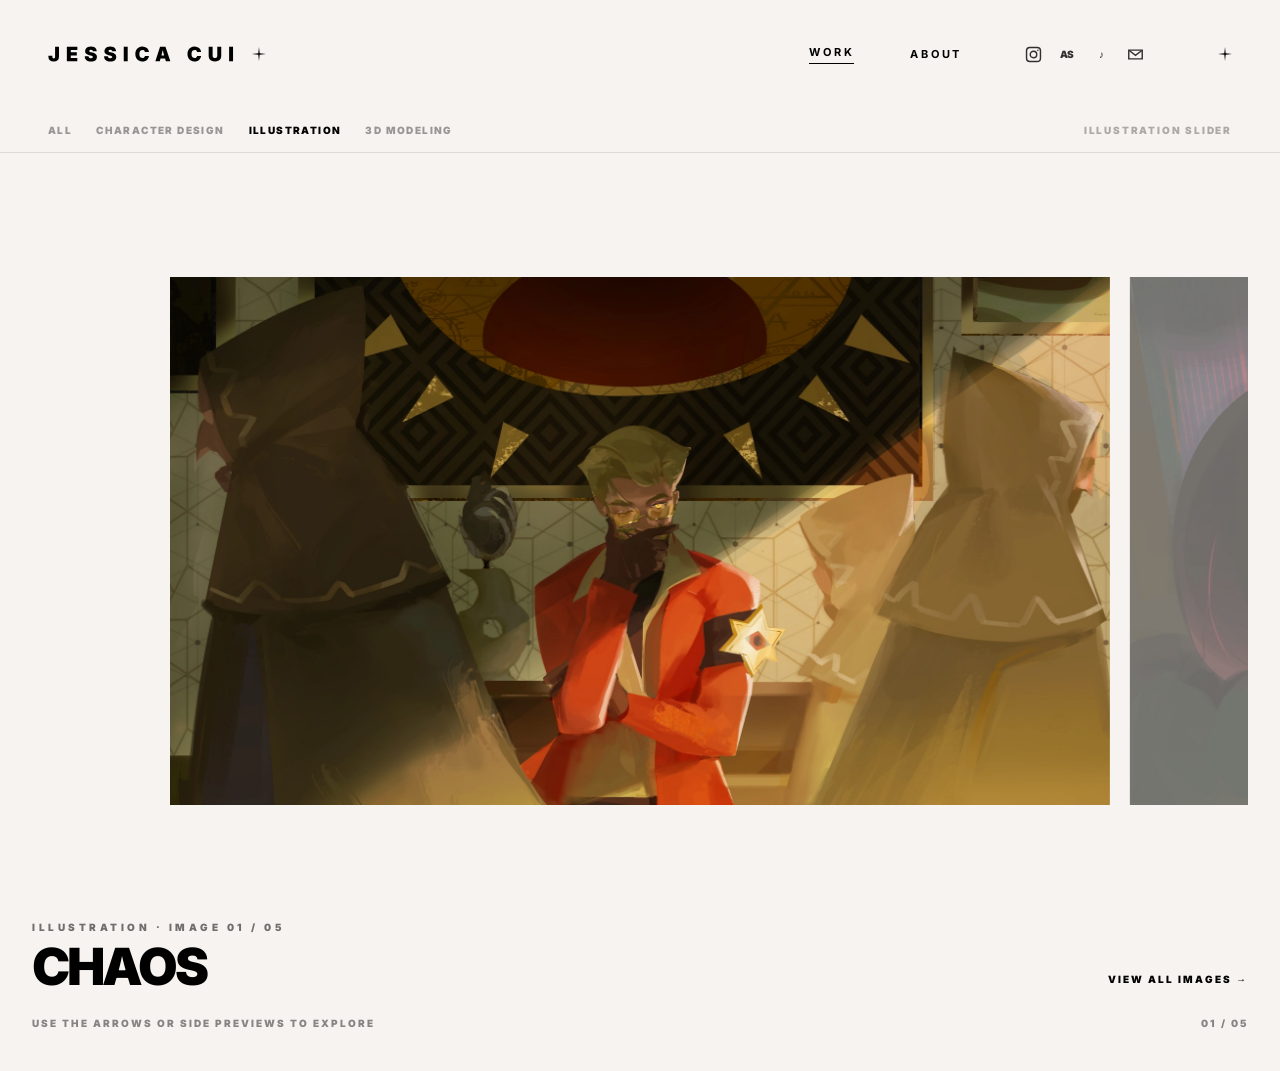
<file: jessica-cui-illustration.html>
<!doctype html>
<html lang="en">
<head>
    <meta charset="UTF-8">
    <style id="portfolio-paint-guard">html{background:#F6F3F0;color-scheme:light}</style>
    <meta name="viewport" content="width=device-width, initial-scale=1.0">
    <title>Jessica Cui - Illustration</title>
    <link rel="preload" href="portfolio-inter.woff2" as="font" type="font/woff2" crossorigin>
    <link rel="stylesheet" href="portfolio-fonts.css?v=2">
    <style>
        :root { color-scheme: light; --paper: #F6F3F0; --ink: #000; --muted: rgba(0,0,0,.42); }
        * { box-sizing: border-box; }
        html, body { margin: 0; min-height: 100%; }
        body { font-family: Inter, Arial, sans-serif; background: var(--paper); color: var(--ink); }
        a { color: inherit; }
        .site-header { display:flex; justify-content:space-between; align-items:center; padding:28px 48px; border-bottom:1px solid rgba(0,0,0,.1); }
        .brand { display:flex; align-items:center; gap:12px; text-decoration:none; font-size:20px; font-weight:900; letter-spacing:.3em; }
        .star { width:14px; height:14px; background:currentColor; clip-path:polygon(50% 0%,55% 45%,100% 50%,55% 55%,50% 100%,45% 55%,0% 50%,45% 45%); }
        .site-nav { display:flex; align-items:center; gap:34px; }
        .site-nav > a { font-size:11px; font-weight:800; letter-spacing:.25em; text-decoration:none; }
        .site-nav > a:hover, .site-nav > a:focus-visible { opacity:.55; }
        .social-links { display:flex; align-items:center; gap:12px; }
        .social-link { width:22px; height:22px; display:inline-flex; align-items:center; justify-content:center; text-decoration:none; opacity:.8; }
        .social-link:hover, .social-link:focus-visible { opacity:.45; transform:translateY(-1px); }
        .social-link svg { width:19px; height:19px; display:block; }
        .social-monogram { font-size:10px; font-weight:900; letter-spacing:-.08em; }
        .star-hollow { width:14px; height:14px; background:currentColor; clip-path:polygon(50% 0%,55% 45%,100% 50%,55% 55%,50% 100%,45% 55%,0% 50%,45% 45%); }
        .home-header { width:100%; padding:40px 48px; display:flex; justify-content:space-between; align-items:center; flex-shrink:0; color:#000; font-family:'Inter', sans-serif; }
        .home-header-brand { display:flex; align-items:center; gap:12px; }
        .home-brand { color:#000; text-decoration:none; font-size:1.25rem; line-height:1.75rem; font-weight:900; letter-spacing:.3em; }
        .home-header-nav { display:flex; align-items:center; gap:56px; }
        .home-header-nav > a { color:inherit; font-size:11px; font-weight:700; letter-spacing:.25em; text-decoration:none; }
        .home-header-nav > a[aria-current="page"] { border-bottom:1px solid currentColor; padding-bottom:4px; }
        .home-header-nav > a:hover, .home-header-nav > a:focus-visible { opacity:.5; }
        .home-header .social-links { margin-left:4px; }
        .home-header-end-star { margin-left:16px; }
        .submenu { display:flex; justify-content:space-between; align-items:center; gap:20px; padding:16px 48px; border-bottom:1px solid rgba(0,0,0,.1); }
        .submenu-left { display:flex; align-items:center; flex-wrap:wrap; gap:20px; }
        .filter-pills { display:flex; flex-wrap:wrap; gap:24px; }
        .filter-pill { border:0; border-radius:0; padding:0; background:transparent; color:rgba(0,0,0,.38); font-size:10px; font-weight:800; letter-spacing:.14em; line-height:1; text-decoration:none; transition:color .18s ease, opacity .18s ease; }
        .filter-pill:hover, .filter-pill:focus-visible { color:#000; }
        .filter-pill.active { color:#000; background:transparent; }
        .submenu-caption { font-size:10px; font-weight:800; letter-spacing:.18em; opacity:.3; text-transform:uppercase; }
        .page-main { min-height:calc(100vh - 174px); padding:28px 32px 42px; display:flex; flex-direction:column; }
        .eyebrow { display:flex; align-items:center; gap:16px; margin-bottom:18px; font-size:10px; font-weight:900; letter-spacing:.4em; }
        .eyebrow-line { width:64px; height:1px; background:rgba(0,0,0,.25); }
        .slider-shell { width:min(1320px, 100%); flex:1; min-height:0; margin:0 auto; display:grid; grid-template-columns:minmax(0,1fr) 112px; gap:16px; }
        .slider-stage { position:relative; min-height:520px; overflow:hidden; background:#eee9e5; }
        .slide { position:absolute; inset:0; display:grid; place-items:center; opacity:0; pointer-events:none; transition:opacity .35s ease; }
        .slide.is-active { opacity:1; pointer-events:auto; }
        .slide-art { position:relative; width:100%; height:100%; min-height:520px; overflow:hidden; display:flex; align-items:flex-end; padding:32px; }
        .slide-art::before, .slide-art::after { content:""; position:absolute; pointer-events:none; }
        .art-sun { background:#eadfbf; }
        .art-sun::before { width:54%; aspect-ratio:1; border-radius:50%; background:#f4c84b; top:13%; left:23%; box-shadow:0 28px 80px rgba(112,75,0,.13); }
        .art-sun::after { width:34%; height:48%; background:rgba(255,255,255,.5); border-radius:48% 48% 20% 20%; left:35%; top:31%; transform:rotate(12deg); }
        .art-orbit { background:#d7dfe7; }
        .art-orbit::before { width:65%; aspect-ratio:1; border:22px solid #a8b8c9; border-radius:50%; left:17%; top:11%; transform:rotate(-28deg); }
        .art-orbit::after { width:32%; aspect-ratio:1; border-radius:50%; background:#f1a4a0; right:18%; bottom:18%; box-shadow:-130px -160px 0 -34px #f3cf82; }
        .art-field { background:#c9d1c3; }
        .art-field::before { width:85%; height:35%; background:#a5b39c; left:8%; bottom:12%; border-radius:50% 50% 0 0; transform:rotate(-8deg); }
        .art-field::after { width:24%; aspect-ratio:1; border-radius:50%; background:#e9b6a0; left:38%; top:20%; box-shadow:120px 150px 0 -24px #d7a65d; }
        .slide-meta { position:relative; z-index:2; color:#000; }
        .slide-number { display:block; margin-bottom:10px; font-size:10px; font-weight:900; letter-spacing:.35em; opacity:.55; }
        .slide-title { margin:0; font-size:clamp(34px, 6vw, 86px); line-height:.9; font-weight:900; letter-spacing:-.06em; text-transform:uppercase; }
        .slide-caption { margin:14px 0 0; max-width:360px; font-size:11px; line-height:1.5; letter-spacing:.08em; opacity:.55; }
        .slider-arrow { position:absolute; top:50%; z-index:4; width:64px; height:100px; border:0; background:rgba(247,243,240,.75); font-size:34px; line-height:1; cursor:pointer; opacity:0; transform:translateY(-50%); transition:opacity .2s ease, background .2s ease; }
        .slider-arrow.is-visible, .slider-arrow:focus-visible { opacity:1; }
        .slider-arrow:hover { background:#fff; }
        .slider-arrow.left { left:0; }
        .next-preview { position:relative; min-height:520px; overflow:hidden; background:#eee9e5; }
        .next-preview-art { position:absolute; inset:0; display:block; transform:scale(1.08); }
        .next-preview-label { position:absolute; left:10px; bottom:10px; z-index:2; color:#000; font-size:9px; font-weight:900; letter-spacing:.12em; }
        .next-preview-button { position:absolute; z-index:3; top:50%; left:50%; width:52px; height:52px; border:0; transform:translate(-50%, -50%); background:rgba(0,0,0,.72); color:#fff; font-size:28px; line-height:1; cursor:pointer; opacity:0; transition:opacity .2s ease, background .2s ease; }
        .next-preview:hover .next-preview-button, .next-preview-button:focus-visible { opacity:1; }
        .next-preview-button:hover { background:#000; }
        .slider-footer { display:flex; justify-content:space-between; align-items:center; margin-top:14px; font-size:10px; font-weight:800; letter-spacing:.2em; opacity:.45; text-transform:uppercase; }
        @media (max-width: 720px) {
            .site-header { padding:22px 20px; }
            .brand { font-size:15px; }
            .site-nav { gap:14px; }
            .site-nav > a { font-size:9px; }
            .social-links { display:none; }
            .submenu { padding:14px 20px; align-items:flex-start; flex-direction:column; }
            .page-main { padding:20px; }
            .slider-shell { grid-template-columns:1fr; }
            .slider-stage, .slide-art { min-height:62vh; }
            .next-preview { min-height:90px; height:90px; }
            .next-preview-art { transform:scale(1.12); }
            .next-preview-button { opacity:1; width:44px; height:44px; }
            .slider-arrow { opacity:1; width:48px; height:72px; }
        }
        .slide-art.cms-art::before, .slide-art.cms-art::after { display:none; }
        .cms-slide-image { position:absolute; inset:0; width:100%; height:100%; object-fit:contain; }
        .cms-art .slide-meta { padding:14px 18px; background:rgba(246,243,240,.88); }
        .cms-view-project { display:inline-block; margin-top:18px; font-size:10px; font-weight:900; letter-spacing:.2em; text-decoration:none; }
        .next-preview-art { background-position:center; background-size:cover; }
        .slider-shell:has(.next-preview[hidden]) { grid-template-columns:1fr; }
        .cms-empty-gallery { position:absolute; left:40px; bottom:40px; font-size:12px; font-weight:900; letter-spacing:.16em; text-transform:uppercase; }
        .illustration-viewer { width:min(1500px,100%); margin:auto; display:grid; grid-template-columns:64px minmax(0,1fr) 64px; align-items:center; gap:18px; }
        .illustration-stage { height:clamp(340px,66svh,780px); min-height:0; overflow:hidden; background:#202020; display:grid; place-items:center; }
        .illustration-stage img { display:block; width:100%; height:100%; object-fit:contain; object-position:center; }
        .illustration-caption { width:min(1500px,100%); margin:20px auto 0; display:grid; grid-template-columns:1fr auto; gap:8px 24px; align-items:end; }
        .illustration-caption .slide-number { grid-column:1/-1; margin:0; }
        .illustration-caption .slide-title { grid-column:1; font-size:clamp(28px,4vw,58px); line-height:.98; }
        .illustration-caption .slide-caption { grid-column:1; margin:0; max-width:600px; }
        .illustration-caption .cms-view-project { grid-column:2; grid-row:2/4; align-self:center; }
        .page-main .viewer-arrow { width:56px; height:72px; border:1px solid rgba(0,0,0,.18); background:#f7f3f0; color:#111; font-size:30px; cursor:pointer; }
        .page-main .viewer-arrow:hover:not(:disabled),.page-main .viewer-arrow:focus-visible { background:#111; color:#fff; }
        .page-main .viewer-arrow:disabled { opacity:.2; cursor:default; }
        @media (max-width:720px) {
          .illustration-viewer { grid-template-columns:1fr 1fr; gap:10px; }
          .illustration-stage { grid-column:1/-1; grid-row:1; height:clamp(340px,58svh,620px); }
          .illustration-viewer .viewer-arrow { width:100%; height:52px; font-size:25px; }
          .illustration-caption { grid-template-columns:1fr; margin-top:15px; }
          .illustration-caption .cms-view-project { grid-column:1; grid-row:auto; justify-self:start; margin-top:8px; }
          .illustration-caption .slide-title { font-size:clamp(28px,9vw,46px); }
        }
    
        
        
        
        
        /* artwork-viewer-upgrade */
        .ratio-stage, .viewer-stage, .illustration-stage, .project-image-stage, .ratio-project-stage {
          position: relative; display: grid; place-items: center; height: clamp(300px, 76svh, 900px); min-height: 0; overflow: hidden; background: var(--paper);
        }
        .ratio-stage .slide, .ratio-art { display: grid; place-items: center; background: var(--paper); }
        .ratio-stage img, .viewer-stage img, .illustration-stage img, .project-image-stage img, .ratio-project-stage img {
          position: relative; inset: auto; display: block; width: 100%; height: 100%; max-width: 100%; max-height: 100%;
          object-fit: contain; object-position: center; background: var(--paper); transform: none; visibility: visible; cursor: zoom-in;
        }
        .ratio-stage img[data-fit-state="loading"], .viewer-stage img[data-fit-state="loading"], .illustration-stage img[data-fit-state="loading"], .project-image-stage img[data-fit-state="loading"], .ratio-project-stage img[data-fit-state="loading"] { visibility: hidden; }
        .ratio-arrow, .viewer-arrow, .project-arrow { background: var(--paper); }
        .ratio-arrow[hidden], .viewer-arrow[hidden], .project-arrow[hidden] { display: none !important; }
        #viewer-image:focus-visible, #slide-image:focus-visible, #illustration-image:focus-visible, #project-image:focus-visible {
          outline: 2px solid currentColor; outline-offset: 3px;
        }
        .artwork-zoom[open] {
          position: fixed; inset: 3vh 2vw; width: auto; height: auto; max-width: none; max-height: none; margin: 0;
          padding: 14px; border: 0; display: flex; flex-direction: column; gap: 10px; overflow: hidden;
          background: var(--paper); color: var(--ink, #111);
        }
        .artwork-zoom::backdrop { background: rgba(0,0,0,.76); }
        .zoom-toolbar { min-height: 42px; display: flex; justify-content: space-between; align-items: center; gap: 12px; }
        .zoom-label { font-size: 10px; font-weight: 900; letter-spacing: .2em; text-transform: uppercase; }
        .zoom-close { min-width: 64px; min-height: 38px; padding: 7px 14px; border: 1px solid currentColor; background: var(--paper); color: inherit; cursor: pointer; }
        .zoom-close:hover, .zoom-close:focus-visible { background: var(--ink, #111); color: var(--paper); }
        .zoom-viewport { position: relative; flex: 1; min-width: 0; min-height: 0; overflow: hidden; overscroll-behavior: contain; background: var(--paper); }
        .zoom-image { position: absolute; left: 50%; top: 50%; display: block; max-width: none; max-height: none; object-fit: contain; object-position: center; transform: translate(-50%, -50%); user-select: none; }
        @media (max-width: 720px) {
          .ratio-stage, .viewer-stage, .illustration-stage, .project-image-stage, .ratio-project-stage { height: clamp(280px, 58svh, 620px); }
          .artwork-zoom[open] { inset: 1vh 1vw; padding: 8px; }
          .zoom-toolbar { align-items: center; flex-direction: row; gap: 7px; }
        }

    </style>
<style id="project-gallery-layout">
/* project-gallery-layout: larger-equal-height-continuous-strip-20260929 */
.project-viewer-main{flex:1;min-height:0;width:100%;padding:8px clamp(16px,2.2vw,36px) 22px;display:flex;flex-direction:column;background:var(--paper)}
.project-back{width:min(1600px,100%);margin:0 auto 10px;font-size:10px;font-weight:900;letter-spacing:.2em;text-decoration:none;color:inherit}
.character-slider{min-width:0}
.project-gallery{position:relative;width:min(1600px,100%);margin:0 auto}
.project-gallery-viewport{position:relative;width:100%;height:clamp(320px,80svh,860px);min-height:0;overflow:hidden;background:var(--paper);touch-action:pan-y}
.project-gallery-track{position:absolute;left:0;top:0;height:100%;display:flex;align-items:center;gap:clamp(12px,1.5vw,22px);width:max-content;will-change:transform;transition:none!important}
.project-gallery[data-loading="true"] .project-gallery-track{visibility:hidden}
.project-gallery[data-animating="true"] .project-gallery-track{pointer-events:none}
.project-gallery-slide{position:relative;flex:0 0 auto;height:100%;display:flex;align-items:center;justify-content:center;min-width:0;cursor:pointer;outline:none;opacity:.56;transition:opacity 460ms ease}
.project-gallery-slide[data-in-viewport="false"]{opacity:0}
.project-gallery-slide[data-active="true"]:not([data-in-viewport="false"]){opacity:1}
.project-gallery-slide[data-in-viewport="true"]:not([data-active="true"]){opacity:.56}
.project-gallery-slide[hidden]{display:none!important}
.project-image-stage{position:relative;display:grid;place-items:center;flex:none;width:auto;height:auto;min-width:0;min-height:0;overflow:hidden;background:var(--paper)}
.project-image-stage img{position:relative;inset:auto;display:block;width:100%;height:100%;max-width:none;max-height:none;object-fit:contain;object-position:center;background:var(--paper);transform:none;cursor:pointer;user-select:none}
.project-gallery-slide[data-active="true"] img{cursor:zoom-in}
.project-gallery-slide:focus-visible .project-image-stage{outline:2px solid currentColor;outline-offset:4px}
.project-gallery-controls{position:absolute;inset:0;z-index:4;pointer-events:none}
.project-gallery .project-arrow{position:absolute;top:50%;left:8px;width:50px;height:50px;display:grid;place-items:center;padding:0;border:0;background:#111;color:#fff;line-height:0;cursor:pointer;opacity:0;pointer-events:auto;transform:translateY(-50%);transition:opacity 160ms ease}
.project-gallery .project-arrow svg{display:block;width:20px;height:20px;overflow:visible}
.project-gallery .project-arrow svg[hidden]{display:none!important}
.project-gallery .project-arrow svg path{fill:none;stroke:currentColor;stroke-width:1.8;stroke-linecap:round;stroke-linejoin:round}
.project-gallery .project-arrow:last-child{left:auto;right:8px}
.project-gallery:hover .project-arrow:not([hidden]),.project-gallery:focus-within .project-arrow:not([hidden]){opacity:1}
.project-gallery .project-arrow:disabled{cursor:default}
.project-gallery .project-arrow:focus-visible{outline:2px solid #111;outline-offset:3px;opacity:1}
.project-gallery .project-arrow[hidden]{display:none!important}
.project-caption{width:min(1600px,100%);margin:14px auto 0;display:grid;grid-template-columns:minmax(0,1fr) auto;gap:7px 24px;align-items:end}
.project-category{grid-column:1/-1;font-size:10px;font-weight:900;letter-spacing:.24em;text-transform:uppercase;color:#777}
.project-caption h1{grid-column:1;margin:0;font-size:clamp(30px,4.6vw,60px);line-height:.95;letter-spacing:-.055em}
.project-caption p{grid-column:1;margin:0;max-width:680px;font-size:13px;line-height:1.55;color:#666}
.project-caption h1,.project-caption p,.viewer-caption .slide-title,.viewer-caption .slide-caption{grid-column:1;justify-self:start;width:100%;margin-inline:0;padding-inline:0;text-align:left}
.viewer-caption .slide-title,.viewer-caption .slide-caption{display:block}
.project-count{grid-column:2;grid-row:2/4;font-size:10px;font-weight:900;letter-spacing:.2em;white-space:nowrap}
.cms-project-status{width:min(1600px,100%);margin:12px auto 0}
@media(max-width:720px){
.project-viewer-main{padding:8px 14px 20px}
.project-gallery{display:flex;flex-direction:column;gap:8px}
.project-gallery-viewport{height:clamp(260px,54svh,600px)}
.project-gallery-controls{position:static;display:flex;gap:10px;pointer-events:auto}
.project-gallery .project-arrow{position:relative;top:auto;left:auto;right:auto;flex:1;width:auto;height:46px;transform:none;opacity:1}
.project-gallery .project-arrow:last-child{left:auto;right:auto}
.project-caption{grid-template-columns:1fr}
.project-caption h1{font-size:clamp(28px,8vw,46px)}
.project-count{grid-column:1;grid-row:auto}
}
@media(prefers-reduced-motion:reduce){.project-gallery-slide{transition-duration:0s}}
</style><style id="portfolio-video-gallery">.project-image-stage video{position:relative;inset:auto;display:block;flex:none;max-width:none;max-height:none;object-fit:contain;object-position:center;background:var(--paper);user-select:none}.project-image-stage video[data-fit-state="loading"]{visibility:hidden}</style><link rel="stylesheet" href="work-category-menu.css?v=mobile-project-detail-20260929"><link rel="stylesheet" href="ux-motion.css?v=18"><script src="portfolio-data.js?v=f88ee224600b"></script><script src="static-api.js"></script></head>
<body data-work-category="illustration">
    <header class="home-header">
        <div class="home-header-brand">
            <a href="jessica-cui.html" class="home-brand portfolio-wordmark" data-brand-wordmark="true" aria-label="JESSICA CUI"><svg xmlns="http://www.w3.org/2000/svg" class="portfolio-wordmark-art portfolio-wordmark-art--desktop" width="191.98633" height="28" viewBox="0 0 191.98633 28" style="width:9.59932em;height:1.4em" fill="currentColor" aria-hidden="true" focusable="false"><path transform="translate(0 21.27539) scale(0.00977 -0.00977)" d="M586 -20Q324 -20 182 106Q40 232 40 466L40 559L444 559L444 458Q444 376 481 335Q518 294 586 294Q654 294 690 335Q726 376 726 460L726 1490L1124 1490L1124 468Q1124 233 984.5 106.5Q845 -20 586 -20Z"/><path transform="translate(17.91406 21.27539) scale(0.00977 -0.00977)" d="M96 0L96 1490L1170 1490L1170 1164L500 1164L500 912L1114 912L1114 594L500 594L500 326L1166 326L1166 0Z"/><path transform="translate(36.16992 21.27539) scale(0.00977 -0.00977)" d="M702 -18Q508 -18 363.5 39.5Q219 97 139 217Q59 337 58 524L442 524Q446 456 476.5 409Q507 362 562.5 338Q618 314 696 314Q761 314 805 330Q849 346 871.5 374.5Q894 403 894 440Q894 474 872.5 499.5Q851 525 802 546Q753 567 670 584L520 616Q323 658 209.5 759.5Q96 861 96 1036Q96 1178 173 1284.5Q250 1391 385.5 1450.5Q521 1510 698 1510Q879 1510 1010.5 1449.5Q1142 1389 1213.5 1279.5Q1285 1170 1286 1024L898 1024Q893 1097 844.5 1137.5Q796 1178 698 1178Q636 1178 596 1163.5Q556 1149 537 1123Q518 1097 518 1064Q518 1029 538.5 1002.5Q559 976 603.5 956.5Q648 937 718 922L840 896Q963 870 1051.5 827Q1140 784 1196.5 726.5Q1253 669 1279.5 597Q1306 525 1306 440Q1306 293 1233.5 190.5Q1161 88 1026 35Q891 -18 702 -18Z"/><path transform="translate(55.49023 21.27539) scale(0.00977 -0.00977)" d="M702 -18Q508 -18 363.5 39.5Q219 97 139 217Q59 337 58 524L442 524Q446 456 476.5 409Q507 362 562.5 338Q618 314 696 314Q761 314 805 330Q849 346 871.5 374.5Q894 403 894 440Q894 474 872.5 499.5Q851 525 802 546Q753 567 670 584L520 616Q323 658 209.5 759.5Q96 861 96 1036Q96 1178 173 1284.5Q250 1391 385.5 1450.5Q521 1510 698 1510Q879 1510 1010.5 1449.5Q1142 1389 1213.5 1279.5Q1285 1170 1286 1024L898 1024Q893 1097 844.5 1137.5Q796 1178 698 1178Q636 1178 596 1163.5Q556 1149 537 1123Q518 1097 518 1064Q518 1029 538.5 1002.5Q559 976 603.5 956.5Q648 937 718 922L840 896Q963 870 1051.5 827Q1140 784 1196.5 726.5Q1253 669 1279.5 597Q1306 525 1306 440Q1306 293 1233.5 190.5Q1161 88 1026 35Q891 -18 702 -18Z"/><path transform="translate(74.81055 21.27539) scale(0.00977 -0.00977)" d="M500 1490L500 0L96 0L96 1490Z"/><path transform="translate(86.63086 21.27539) scale(0.00977 -0.00977)" d="M788 -20Q584 -20 421.5 68Q259 156 164.5 326.5Q70 497 70 744Q70 993 166 1164Q262 1335 425 1422.5Q588 1510 788 1510Q927 1510 1044.5 1472.5Q1162 1435 1251 1363Q1340 1291 1395 1186Q1450 1081 1464 946L1054 946Q1048 994 1028.5 1033Q1009 1072 977 1100Q945 1128 900.5 1143Q856 1158 800 1158Q699 1158 628.5 1108.5Q558 1059 522 966.5Q486 874 486 744Q486 608 523 516Q560 424 629.5 378Q699 332 798 332Q854 332 898 347Q942 362 975 390Q1008 418 1028.5 457Q1049 496 1056 544L1466 544Q1459 449 1413.5 350Q1368 251 1283.5 167Q1199 83 1075.5 31.5Q952 -20 788 -20Z"/><path transform="translate(106.89844 21.27539) scale(0.00977 -0.00977)" d="M46 0L529 1490L1081 1490L1582 0L1124 0L951 578Q895 766 846 968.5Q797 1171 753 1371L845 1371Q803 1171 760 968.5Q717 766 663 578L498 0ZM404 286L404 588L1224 588L1224 286Z"/><path transform="translate(138.78125 21.27539) scale(0.00977 -0.00977)" d="M788 -20Q584 -20 421.5 68Q259 156 164.5 326.5Q70 497 70 744Q70 993 166 1164Q262 1335 425 1422.5Q588 1510 788 1510Q927 1510 1044.5 1472.5Q1162 1435 1251 1363Q1340 1291 1395 1186Q1450 1081 1464 946L1054 946Q1048 994 1028.5 1033Q1009 1072 977 1100Q945 1128 900.5 1143Q856 1158 800 1158Q699 1158 628.5 1108.5Q558 1059 522 966.5Q486 874 486 744Q486 608 523 516Q560 424 629.5 378Q699 332 798 332Q854 332 898 347Q942 362 975 390Q1008 418 1028.5 457Q1049 496 1056 544L1466 544Q1459 449 1413.5 350Q1368 251 1283.5 167Q1199 83 1075.5 31.5Q952 -20 788 -20Z"/><path transform="translate(159.73242 21.27539) scale(0.00977 -0.00977)" d="M738 -18Q546 -18 401.5 49.5Q257 117 176.5 241.5Q96 366 96 536L96 1490L500 1490L500 570Q500 500 531 446.5Q562 393 615.5 362.5Q669 332 738 332Q808 332 862 362.5Q916 393 947 446.5Q978 500 978 570L978 1490L1382 1490L1382 536Q1382 366 1301 241.5Q1220 117 1075 49.5Q930 -18 738 -18Z"/><path transform="translate(180.16602 21.27539) scale(0.00977 -0.00977)" d="M500 1490L500 0L96 0L96 1490Z"/></svg><svg xmlns="http://www.w3.org/2000/svg" class="portfolio-wordmark-art portfolio-wordmark-art--mobile" width="169.98633" height="28" viewBox="0 0 169.98633 28" style="width:8.49932em;height:1.4em" fill="currentColor" aria-hidden="true" focusable="false"><path transform="translate(0 21.27539) scale(0.00977 -0.00977)" d="M586 -20Q324 -20 182 106Q40 232 40 466L40 559L444 559L444 458Q444 376 481 335Q518 294 586 294Q654 294 690 335Q726 376 726 460L726 1490L1124 1490L1124 468Q1124 233 984.5 106.5Q845 -20 586 -20Z"/><path transform="translate(15.91406 21.27539) scale(0.00977 -0.00977)" d="M96 0L96 1490L1170 1490L1170 1164L500 1164L500 912L1114 912L1114 594L500 594L500 326L1166 326L1166 0Z"/><path transform="translate(32.16992 21.27539) scale(0.00977 -0.00977)" d="M702 -18Q508 -18 363.5 39.5Q219 97 139 217Q59 337 58 524L442 524Q446 456 476.5 409Q507 362 562.5 338Q618 314 696 314Q761 314 805 330Q849 346 871.5 374.5Q894 403 894 440Q894 474 872.5 499.5Q851 525 802 546Q753 567 670 584L520 616Q323 658 209.5 759.5Q96 861 96 1036Q96 1178 173 1284.5Q250 1391 385.5 1450.5Q521 1510 698 1510Q879 1510 1010.5 1449.5Q1142 1389 1213.5 1279.5Q1285 1170 1286 1024L898 1024Q893 1097 844.5 1137.5Q796 1178 698 1178Q636 1178 596 1163.5Q556 1149 537 1123Q518 1097 518 1064Q518 1029 538.5 1002.5Q559 976 603.5 956.5Q648 937 718 922L840 896Q963 870 1051.5 827Q1140 784 1196.5 726.5Q1253 669 1279.5 597Q1306 525 1306 440Q1306 293 1233.5 190.5Q1161 88 1026 35Q891 -18 702 -18Z"/><path transform="translate(49.49023 21.27539) scale(0.00977 -0.00977)" d="M702 -18Q508 -18 363.5 39.5Q219 97 139 217Q59 337 58 524L442 524Q446 456 476.5 409Q507 362 562.5 338Q618 314 696 314Q761 314 805 330Q849 346 871.5 374.5Q894 403 894 440Q894 474 872.5 499.5Q851 525 802 546Q753 567 670 584L520 616Q323 658 209.5 759.5Q96 861 96 1036Q96 1178 173 1284.5Q250 1391 385.5 1450.5Q521 1510 698 1510Q879 1510 1010.5 1449.5Q1142 1389 1213.5 1279.5Q1285 1170 1286 1024L898 1024Q893 1097 844.5 1137.5Q796 1178 698 1178Q636 1178 596 1163.5Q556 1149 537 1123Q518 1097 518 1064Q518 1029 538.5 1002.5Q559 976 603.5 956.5Q648 937 718 922L840 896Q963 870 1051.5 827Q1140 784 1196.5 726.5Q1253 669 1279.5 597Q1306 525 1306 440Q1306 293 1233.5 190.5Q1161 88 1026 35Q891 -18 702 -18Z"/><path transform="translate(66.81055 21.27539) scale(0.00977 -0.00977)" d="M500 1490L500 0L96 0L96 1490Z"/><path transform="translate(76.63086 21.27539) scale(0.00977 -0.00977)" d="M788 -20Q584 -20 421.5 68Q259 156 164.5 326.5Q70 497 70 744Q70 993 166 1164Q262 1335 425 1422.5Q588 1510 788 1510Q927 1510 1044.5 1472.5Q1162 1435 1251 1363Q1340 1291 1395 1186Q1450 1081 1464 946L1054 946Q1048 994 1028.5 1033Q1009 1072 977 1100Q945 1128 900.5 1143Q856 1158 800 1158Q699 1158 628.5 1108.5Q558 1059 522 966.5Q486 874 486 744Q486 608 523 516Q560 424 629.5 378Q699 332 798 332Q854 332 898 347Q942 362 975 390Q1008 418 1028.5 457Q1049 496 1056 544L1466 544Q1459 449 1413.5 350Q1368 251 1283.5 167Q1199 83 1075.5 31.5Q952 -20 788 -20Z"/><path transform="translate(94.89844 21.27539) scale(0.00977 -0.00977)" d="M46 0L529 1490L1081 1490L1582 0L1124 0L951 578Q895 766 846 968.5Q797 1171 753 1371L845 1371Q803 1171 760 968.5Q717 766 663 578L498 0ZM404 286L404 588L1224 588L1224 286Z"/><path transform="translate(122.78125 21.27539) scale(0.00977 -0.00977)" d="M788 -20Q584 -20 421.5 68Q259 156 164.5 326.5Q70 497 70 744Q70 993 166 1164Q262 1335 425 1422.5Q588 1510 788 1510Q927 1510 1044.5 1472.5Q1162 1435 1251 1363Q1340 1291 1395 1186Q1450 1081 1464 946L1054 946Q1048 994 1028.5 1033Q1009 1072 977 1100Q945 1128 900.5 1143Q856 1158 800 1158Q699 1158 628.5 1108.5Q558 1059 522 966.5Q486 874 486 744Q486 608 523 516Q560 424 629.5 378Q699 332 798 332Q854 332 898 347Q942 362 975 390Q1008 418 1028.5 457Q1049 496 1056 544L1466 544Q1459 449 1413.5 350Q1368 251 1283.5 167Q1199 83 1075.5 31.5Q952 -20 788 -20Z"/><path transform="translate(141.73242 21.27539) scale(0.00977 -0.00977)" d="M738 -18Q546 -18 401.5 49.5Q257 117 176.5 241.5Q96 366 96 536L96 1490L500 1490L500 570Q500 500 531 446.5Q562 393 615.5 362.5Q669 332 738 332Q808 332 862 362.5Q916 393 947 446.5Q978 500 978 570L978 1490L1382 1490L1382 536Q1382 366 1301 241.5Q1220 117 1075 49.5Q930 -18 738 -18Z"/><path transform="translate(160.16602 21.27539) scale(0.00977 -0.00977)" d="M500 1490L500 0L96 0L96 1490Z"/></svg></a>
            <div class="star-hollow text-black"></div>
        </div>
        <nav class="home-header-nav">
            <a href="jessica-cui-work.html" aria-current="page">WORK</a>
            <a href="jessica-cui-about.html">ABOUT</a>
            <div class="social-links" aria-label="Social links">
                <a href="https://www.instagram.com/jccarkingart/" target="_blank" rel="noopener noreferrer" class="social-link" aria-label="Instagram" title="Instagram"><svg viewBox="0 0 24 24" fill="none" stroke="currentColor" stroke-width="1.8" aria-hidden="true"><rect x="3.2" y="3.2" width="17.6" height="17.6" rx="4.2"></rect><circle cx="12" cy="12" r="4.1"></circle><circle cx="17.5" cy="6.6" r="1" fill="currentColor" stroke="none"></circle></svg></a>
                <a href="https://www.artstation.com/jessica12312" target="_blank" rel="noopener noreferrer" class="social-link" aria-label="ArtStation" title="ArtStation"><span class="social-monogram">AS</span></a>
                <a href="https://www.tiktok.com/@jccarkingart?_r=1&_t=ZP-9AEcAgJzff5" target="_blank" rel="noopener noreferrer" class="social-link" aria-label="TikTok" title="TikTok"><span class="social-monogram">♪</span></a>
                <a href="mailto:jessicacui0128@gmail.com" class="social-link" aria-label="Gmail" title="Gmail"><svg viewBox="0 0 24 24" fill="none" stroke="currentColor" stroke-width="1.8" aria-hidden="true"><path d="M3.5 6.5h17v11h-17z"></path><path d="m4 7 8 6 8-6"></path></svg></a>
            </div>
            <div class="star-hollow home-header-end-star"></div>
        </nav>
    </header>

    <div class="submenu" aria-label="Work category navigation">
        <div class="submenu-left">
            <nav class="filter-pills" aria-label="Filter work by category">
                <a href="jessica-cui-work.html" class="filter-pill">ALL</a>
                <a href="jessica-cui-work.html?category=character-design" class="filter-pill" data-category="character-design">CHARACTER DESIGN</a>
                <a href="jessica-cui-work.html?category=illustration" class="filter-pill active" data-category="illustration" aria-current="page">ILLUSTRATION</a>
                <a href="jessica-cui-work.html?category=3d-modeling" class="filter-pill" data-category="3d-modeling">3D MODELING</a>
            </nav>
        </div>
        <div class="submenu-caption">ILLUSTRATION SLIDER</div>
    </div>

    
    <main class="page-main" aria-label="Illustration project gallery">
        <section id="project-gallery" class="project-gallery" data-artwork-strip aria-label="Continuous artwork gallery">
    <div id="project-gallery-viewport" class="project-gallery-viewport"><div id="project-gallery-track" class="project-gallery-track"></div></div>
    <div class="project-gallery-controls"><button id="previous" class="project-arrow" type="button" aria-label="Previous image"><svg viewBox="0 0 24 24" aria-hidden="true" focusable="false"><path d="M15 5 8 12l7 7"/></svg></button><button id="next" class="project-arrow" type="button" aria-label="Next image"><svg data-next-arrow-icon viewBox="0 0 24 24" aria-hidden="true" focusable="false"><path d="M9 5 16 12l-7 7"/></svg><svg data-return-first-icon viewBox="0 0 24 24" aria-hidden="true" focusable="false" hidden><path d="M15 5 8 12l7 7"/></svg></button></div>
  </section>
        <section class="illustration-caption" aria-live="polite">
            <span class="slide-number" id="slide-number"></span>
            <h1 class="slide-title" id="slide-title">Loading work</h1>
            <p class="slide-caption" id="slide-caption"></p>
            <a class="cms-view-project" id="view-project" href="#">VIEW ALL IMAGES →</a>
        </section>
        <div class="slider-footer"><span>Use the arrows or side previews to explore</span><span id="counter">00 / 00</span></div>
    </main>
<script src="gallery-strip.js?v=mp4-gallery-20260927" defer></script>
<script src="work-category-catalog.js?v=submenu-persist-20260929" defer></script>
<script>/* artwork-zoom-enhancement */
(() => {
  const selectors = '#viewer-image, #slide-image, #illustration-image, #project-image';
  const images = [...document.querySelectorAll(selectors)];
  if ((!images.length && !document.querySelector('[data-artwork-strip]')) || document.querySelector('.artwork-zoom')) return;

  const stageSelector = '.ratio-stage, .viewer-stage, .illustration-stage, .project-image-stage, .ratio-project-stage';
  let activeImage = null;
  let fitGeneration = 0;

  const dialog = document.createElement('dialog');
  dialog.className = 'artwork-zoom';
  dialog.setAttribute('aria-label', 'Artwork detail viewer');
  dialog.innerHTML = `
    <div class="zoom-toolbar">
      <span class="zoom-label">Artwork detail</span>
      <button class="zoom-close" type="button" data-zoom-close>Close</button>
    </div>
    <div class="zoom-viewport" aria-label="Artwork image">
      <img class="zoom-image" alt="" draggable="false">
    </div>`;
  document.body.append(dialog);

  const viewport = dialog.querySelector('.zoom-viewport');
  const zoomImage = dialog.querySelector('.zoom-image');
  const closeButton = dialog.querySelector('[data-zoom-close]');

  function fitToStage(image) {
    const stage = image.closest(stageSelector);
    if (!stage || !image.complete || !image.naturalWidth || !image.naturalHeight) return false;
    const width = stage.clientWidth, height = stage.clientHeight;
    if (!width || !height) return false;
    const scale = Math.min(width / image.naturalWidth, height / image.naturalHeight);
    image.style.width = `${image.naturalWidth * scale}px`;
    image.style.height = `${image.naturalHeight * scale}px`;
    image.style.maxWidth = 'none';
    image.style.maxHeight = 'none';
    image.style.transform = 'none';
    image.style.visibility = 'visible';
    image.dataset.fitState = 'fit';
    if (dialog.open && activeImage === image) fitDetailImage();
    return true;
  }

  function scheduleFit(image, generation = ++fitGeneration) {
    if (!image.complete || !image.naturalWidth) return;
    const decoded = typeof image.decode === 'function' ? image.decode().catch(() => {}) : Promise.resolve();
    decoded.then(() => requestAnimationFrame(() => requestAnimationFrame(() => {
      if (generation === fitGeneration && image.isConnected) fitToStage(image);
    })));
  }

  function resetArtworkFit(image = activeImage) {
    if (!image) return;
    activeImage = image;
    image.style.transform = 'none';
    image.style.width = '100%';
    image.style.height = '100%';
    image.style.maxWidth = '100%';
    image.style.maxHeight = '100%';
    const ready = image.complete && image.naturalWidth > 0;
    image.style.visibility = ready ? 'visible' : 'hidden';
    image.dataset.fitState = ready ? 'fit' : 'loading';
    if (dialog.open) {
      zoomImage.style.width = '';
      zoomImage.style.height = '';
      zoomImage.style.transform = 'translate(-50%, -50%)';
      zoomImage.src = image.currentSrc || image.src;
    }
    if (!fitToStage(image)) scheduleFit(image);
  }

  function fitDetailImage() {
    if (!activeImage?.naturalWidth || !zoomImage.naturalWidth) return;
    const width = viewport.clientWidth, height = viewport.clientHeight;
    if (!width || !height) return;
    const scale = Math.min(width / zoomImage.naturalWidth, height / zoomImage.naturalHeight);
    zoomImage.style.width = `${zoomImage.naturalWidth * scale}px`;
    zoomImage.style.height = `${zoomImage.naturalHeight * scale}px`;
    zoomImage.style.transform = 'translate(-50%, -50%)';
  }

  function openArtworkDetail(image) {
    if (!image.complete || !image.naturalWidth) return;
    activeImage = image;
    zoomImage.alt = image.alt || 'Artwork';
    zoomImage.style.width = '';
    zoomImage.style.height = '';
    zoomImage.style.transform = 'translate(-50%, -50%)';
    zoomImage.src = image.currentSrc || image.src;
    if (!dialog.open) dialog.showModal();
    requestAnimationFrame(() => requestAnimationFrame(fitDetailImage));
  }

  window.openArtworkDetail = openArtworkDetail;
  window.resetArtworkFit = resetArtworkFit;
  zoomImage.addEventListener('load', () => requestAnimationFrame(() => requestAnimationFrame(fitDetailImage)));
  images.forEach((image) => {
    activeImage ||= image;
    image.tabIndex = 0;
    image.setAttribute('role', 'button');
    image.setAttribute('aria-label', `${image.alt || 'Artwork'}. Open artwork detail`);
    image.addEventListener('click', () => openArtworkDetail(image));
    image.addEventListener('keydown', (event) => {
      if (event.key === 'Enter' || event.key === ' ') { event.preventDefault(); openArtworkDetail(image); }
    });
    image.addEventListener('load', () => {
      const generation = ++fitGeneration;
      scheduleFit(image, generation);
      if (dialog.open && activeImage === image) {
        zoomImage.alt = image.alt || 'Artwork';
        zoomImage.src = image.currentSrc || image.src;
        requestAnimationFrame(() => requestAnimationFrame(fitDetailImage));
      }
    });
    new MutationObserver(() => resetArtworkFit(image)).observe(image, { attributes: true, attributeFilter: ['src', 'srcset'] });
    if (image.complete && image.naturalWidth) scheduleFit(image);
    else {
      image.style.width = '100%';
      image.style.height = '100%';
      image.style.visibility = 'hidden';
      image.dataset.fitState = 'loading';
    }
  });

  closeButton.addEventListener('click', () => dialog.close());
  dialog.addEventListener('click', (event) => { if (event.target === dialog) dialog.close(); });
  dialog.addEventListener('close', () => activeImage?.focus({ preventScroll: true }));
  document.addEventListener('keydown', (event) => {
    if (!dialog.open || !['ArrowLeft', 'ArrowRight'].includes(event.key)) return;
    event.preventDefault();
    event.stopPropagation();
  }, true);
  window.addEventListener('resize', () => {
    if (activeImage?.dataset.fitState === 'fit') scheduleFit(activeImage);
    if (dialog.open) fitDetailImage();
  });
})();

</script></body>
</html>
</file>
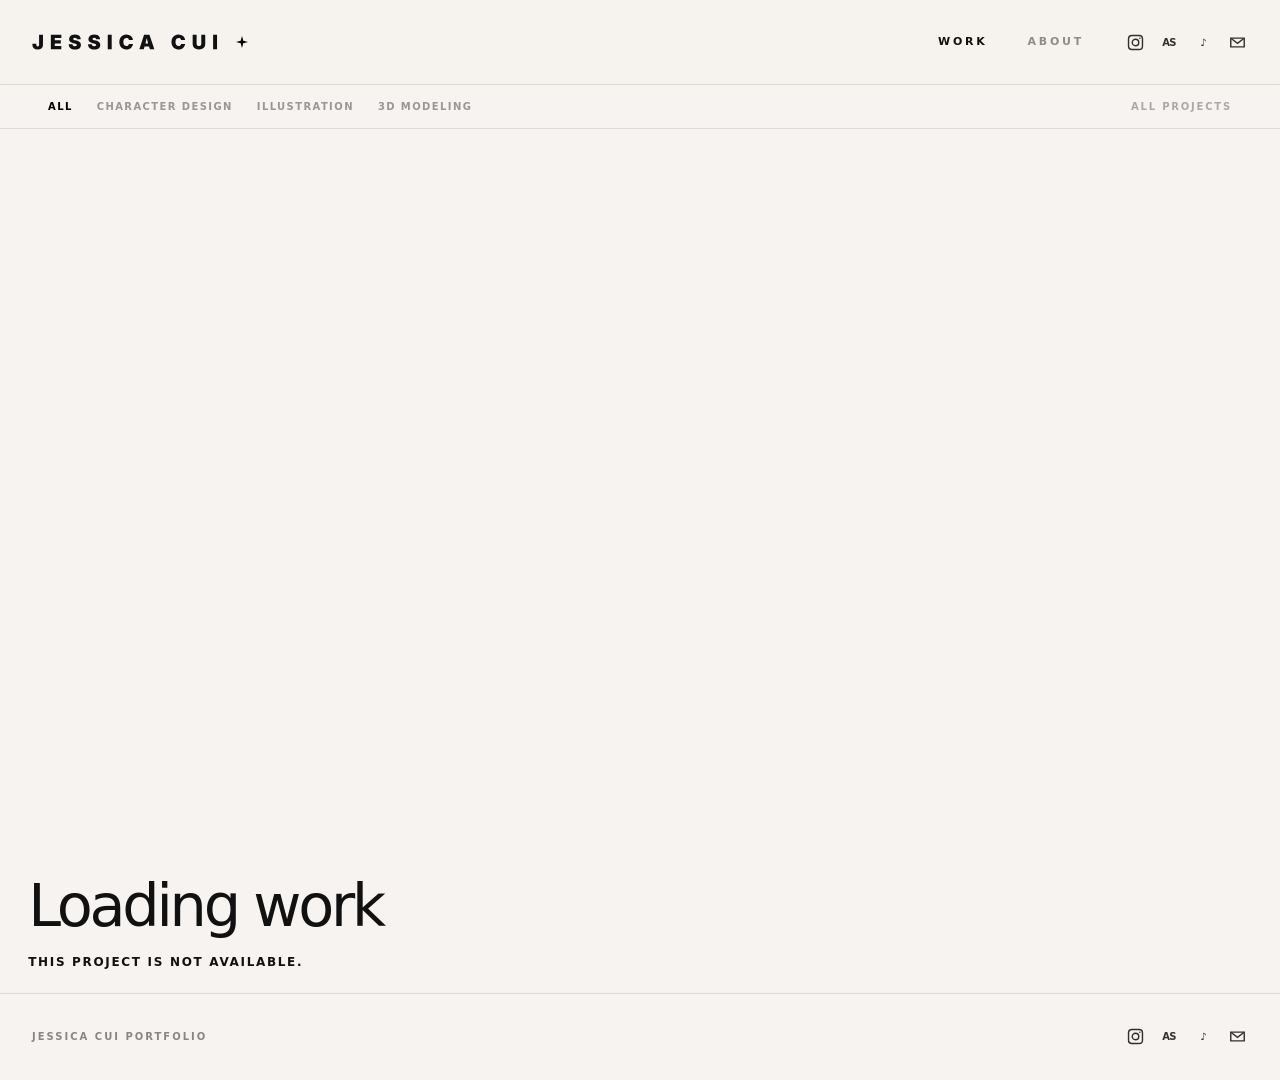
<file: jessica-cui-project.html>
<!doctype html>
<html lang="en">
<head>
    <meta charset="UTF-8">
    <style id="portfolio-paint-guard">html{background:#F6F3F0;color-scheme:light}</style>
    <meta name="viewport" content="width=device-width, initial-scale=1.0">
    <title>Jessica Cui — Project</title>
    <link rel="stylesheet" href="portfolio-layout.css?v=1">
    <style>
        :root { --paper: #f7f3f0; --ink: #111; }
        body { font-family: Inter, ui-sans-serif, system-ui, sans-serif; background: var(--paper); color: var(--ink); -webkit-font-smoothing: antialiased; }
        .project-art { background: linear-gradient(145deg, #dedbd5, #aaa6a0 52%, #d2cec8); }
        .project-art::after { content: ''; display: block; width: 42%; height: 42%; margin: 29% auto; border: 1px solid rgba(0,0,0,.13); transform: rotate(45deg); }
        .social-links { display: flex; align-items: center; gap: 12px; }
        .social-link { width: 22px; height: 22px; display: inline-flex; align-items: center; justify-content: center; color: #000; opacity: .8; transition: opacity .2s ease, transform .2s ease; }
        .social-link:hover, .social-link:focus-visible { opacity: .45; transform: translateY(-1px); }
        .social-link:focus-visible { outline: 1px solid #000; outline-offset: 4px; }
        .social-link svg { width: 19px; height: 19px; display: block; }
        .social-monogram { font-size: 10px; font-weight: 900; letter-spacing: -.08em; }
        .project-viewer-main{flex:1;min-height:0;padding:18px clamp(16px,4vw,64px) 28px;display:flex;flex-direction:column}
        .project-viewer{width:min(1500px,100%);margin:auto;display:grid;grid-template-columns:64px minmax(0,1fr) 64px;align-items:center;gap:18px}
        .project-image-stage{height:clamp(340px,68svh,800px);min-height:0;overflow:hidden;display:grid;place-items:center;background:#202020}
        .project-image-stage img{display:block;width:100%;height:100%;object-fit:contain;object-position:center}
        .project-arrow{width:56px;height:72px;border:1px solid rgba(0,0,0,.18);background:#f7f3f0;color:#111;font-size:30px;cursor:pointer}
        .project-arrow:hover:not(:disabled),.project-arrow:focus-visible{background:#111;color:#fff}
        .project-arrow:disabled{opacity:.2;cursor:default}
        .project-caption{width:min(1500px,100%);margin:16px auto 0;display:grid;grid-template-columns:1fr auto;gap:7px 24px;align-items:end}
        .project-category{grid-column:1/-1;font-size:10px;font-weight:900;letter-spacing:.24em;text-transform:uppercase;color:#777}
        .project-caption h1{grid-column:1;margin:0;font-size:clamp(30px,5vw,64px);line-height:.95;letter-spacing:-.055em}
        .project-caption p{grid-column:1;margin:0;max-width:680px;font-size:13px;line-height:1.55;color:#666}
        .project-count{grid-column:2;grid-row:2/4;font-size:10px;font-weight:900;letter-spacing:.2em}
        @media(max-width:720px){.project-viewer-main{padding:14px 16px 22px}.project-viewer{grid-template-columns:1fr 1fr;gap:9px}.project-image-stage{grid-column:1/-1;grid-row:1;height:clamp(340px,58svh,620px)}.project-arrow{width:100%;height:52px;font-size:25px}.project-caption{grid-template-columns:1fr;margin-top:14px}.project-caption h1{font-size:clamp(28px,9vw,48px)}.project-count{grid-column:1;grid-row:auto;margin-top:8px}}
        .cms-project-figure { margin:0; background:#e8e5e1; }
        .cms-project-figure img { display:block; width:100%; height:auto; max-height:85vh; object-fit:contain; }
        .cms-project-status { margin-top:48px; font-size:12px; font-weight:700; letter-spacing:.14em; text-transform:uppercase; }
    
        
        
        
        
        /* artwork-viewer-upgrade */
        .ratio-stage, .viewer-stage, .illustration-stage, .project-image-stage, .ratio-project-stage {
          position: relative; display: grid; place-items: center; height: clamp(300px, 76svh, 900px); min-height: 0; overflow: hidden; background: var(--paper);
        }
        .ratio-stage .slide, .ratio-art { display: grid; place-items: center; background: var(--paper); }
        .ratio-stage img, .viewer-stage img, .illustration-stage img, .project-image-stage img, .ratio-project-stage img {
          position: relative; inset: auto; display: block; width: 100%; height: 100%; max-width: 100%; max-height: 100%;
          object-fit: contain; object-position: center; background: var(--paper); transform: none; visibility: visible; cursor: zoom-in;
        }
        .ratio-stage img[data-fit-state="loading"], .viewer-stage img[data-fit-state="loading"], .illustration-stage img[data-fit-state="loading"], .project-image-stage img[data-fit-state="loading"], .ratio-project-stage img[data-fit-state="loading"] { visibility: hidden; }
        .ratio-arrow, .viewer-arrow, .project-arrow { background: var(--paper); }
        .ratio-arrow[hidden], .viewer-arrow[hidden], .project-arrow[hidden] { display: none !important; }
        #viewer-image:focus-visible, #slide-image:focus-visible, #illustration-image:focus-visible, #project-image:focus-visible {
          outline: 2px solid currentColor; outline-offset: 3px;
        }
        .artwork-zoom[open] {
          position: fixed; inset: 3vh 2vw; width: auto; height: auto; max-width: none; max-height: none; margin: 0;
          padding: 14px; border: 0; display: flex; flex-direction: column; gap: 10px; overflow: hidden;
          background: var(--paper); color: var(--ink, #111);
        }
        .artwork-zoom::backdrop { background: rgba(0,0,0,.76); }
        .zoom-toolbar { min-height: 42px; display: flex; justify-content: space-between; align-items: center; gap: 12px; }
        .zoom-label { font-size: 10px; font-weight: 900; letter-spacing: .2em; text-transform: uppercase; }
        .zoom-close { min-width: 64px; min-height: 38px; padding: 7px 14px; border: 1px solid currentColor; background: var(--paper); color: inherit; cursor: pointer; }
        .zoom-close:hover, .zoom-close:focus-visible { background: var(--ink, #111); color: var(--paper); }
        .zoom-viewport { position: relative; flex: 1; min-width: 0; min-height: 0; overflow: hidden; overscroll-behavior: contain; background: var(--paper); }
        .zoom-image { position: absolute; left: 50%; top: 50%; display: block; max-width: none; max-height: none; object-fit: contain; object-position: center; transform: translate(-50%, -50%); user-select: none; }
        @media (max-width: 720px) {
          .ratio-stage, .viewer-stage, .illustration-stage, .project-image-stage, .ratio-project-stage { height: clamp(280px, 58svh, 620px); }
          .artwork-zoom[open] { inset: 1vh 1vw; padding: 8px; }
          .zoom-toolbar { align-items: center; flex-direction: row; gap: 7px; }
        }

    </style>
<style id="project-gallery-layout">
/* project-gallery-layout: larger-equal-height-continuous-strip-20260929 */
.project-viewer-main{flex:1;min-height:0;width:100%;padding:8px clamp(16px,2.2vw,36px) 22px;display:flex;flex-direction:column;background:var(--paper)}
.character-slider{min-width:0}
.project-gallery{position:relative;width:min(1600px,100%);margin:0 auto}
.project-gallery-viewport{position:relative;width:100%;height:clamp(320px,80svh,860px);min-height:0;overflow:hidden;background:var(--paper);touch-action:pan-y}
.project-gallery-track{position:absolute;left:0;top:0;height:100%;display:flex;align-items:center;gap:clamp(12px,1.5vw,22px);width:max-content;will-change:transform;transition:none!important}
.project-gallery[data-loading="true"] .project-gallery-track{visibility:hidden}
.project-gallery[data-animating="true"] .project-gallery-track{pointer-events:none}
.project-gallery-slide{position:relative;flex:0 0 auto;height:100%;display:flex;align-items:center;justify-content:center;min-width:0;cursor:pointer;outline:none;opacity:.56;transition:opacity 460ms ease}
.project-gallery-slide[data-in-viewport="false"]{opacity:0}
.project-gallery-slide[data-active="true"]:not([data-in-viewport="false"]){opacity:1}
.project-gallery-slide[data-in-viewport="true"]:not([data-active="true"]){opacity:.56}
.project-gallery-slide[hidden]{display:none!important}
.project-image-stage{position:relative;display:grid;place-items:center;flex:none;width:auto;height:auto;min-width:0;min-height:0;overflow:hidden;background:var(--paper)}
.project-image-stage img{position:relative;inset:auto;display:block;width:100%;height:100%;max-width:none;max-height:none;object-fit:contain;object-position:center;background:var(--paper);transform:none;cursor:pointer;user-select:none}
.project-gallery-slide[data-active="true"] img{cursor:zoom-in}
.project-gallery-slide:focus-visible .project-image-stage{outline:2px solid currentColor;outline-offset:4px}
.project-gallery-controls{position:absolute;inset:0;z-index:4;pointer-events:none}
.project-gallery .project-arrow{position:absolute;top:50%;left:8px;width:50px;height:50px;display:grid;place-items:center;padding:0;border:0;background:#111;color:#fff;line-height:0;cursor:pointer;opacity:0;pointer-events:auto;transform:translateY(-50%);transition:opacity 160ms ease}
.project-gallery .project-arrow svg{display:block;width:20px;height:20px;overflow:visible}
.project-gallery .project-arrow svg[hidden]{display:none!important}
.project-gallery .project-arrow svg path{fill:none;stroke:currentColor;stroke-width:1.8;stroke-linecap:round;stroke-linejoin:round}
.project-gallery .project-arrow:last-child{left:auto;right:8px}
.project-gallery:hover .project-arrow:not([hidden]),.project-gallery:focus-within .project-arrow:not([hidden]){opacity:1}
.project-gallery .project-arrow:disabled{cursor:default}
.project-gallery .project-arrow:focus-visible{outline:2px solid #111;outline-offset:3px;opacity:1}
.project-gallery .project-arrow[hidden]{display:none!important}
.project-caption{width:min(1600px,100%);margin:14px auto 0;display:grid;grid-template-columns:minmax(0,1fr) auto;gap:7px 24px;align-items:end}
.project-category{grid-column:1/-1;font-size:10px;font-weight:900;letter-spacing:.24em;text-transform:uppercase;color:#777}
.project-caption h1{grid-column:1;margin:0;font-size:clamp(30px,4.6vw,60px);line-height:.95;letter-spacing:-.055em}
.project-caption p{grid-column:1;margin:0;max-width:680px;font-size:13px;line-height:1.55;color:#666}
.project-caption h1,.project-caption p,.viewer-caption .slide-title,.viewer-caption .slide-caption{grid-column:1;justify-self:start;width:100%;margin-inline:0;padding-inline:0;text-align:left}
.viewer-caption .slide-title,.viewer-caption .slide-caption{display:block}
.project-count{grid-column:2;grid-row:2/4;font-size:10px;font-weight:900;letter-spacing:.2em;white-space:nowrap}
.cms-project-status{width:min(1600px,100%);margin:12px auto 0}
@media(max-width:720px){
.project-viewer-main{padding:8px 14px 20px}
.project-gallery{display:flex;flex-direction:column;gap:8px}
.project-gallery-viewport{height:clamp(260px,54svh,600px)}
.project-gallery-controls{position:static;display:flex;gap:10px;pointer-events:auto}
.project-gallery .project-arrow{position:relative;top:auto;left:auto;right:auto;flex:1;width:auto;height:46px;transform:none;opacity:1}
.project-gallery .project-arrow:last-child{left:auto;right:auto}
.project-caption{grid-template-columns:1fr}
.project-caption h1{font-size:clamp(28px,8vw,46px)}
.project-count{grid-column:1;grid-row:auto}
}
@media(prefers-reduced-motion:reduce){.project-gallery-slide{transition-duration:0s}}
.submenu{position:relative;z-index:30;display:flex;justify-content:space-between;align-items:center;gap:20px;padding:16px 48px;border-bottom:1px solid rgba(0,0,0,.1);color:#000;line-height:normal;background:var(--paper)}
.submenu-left{display:flex;align-items:center;flex-wrap:wrap;gap:20px}
.filter-pills{position:relative;display:flex;flex-wrap:wrap;gap:24px}
.filter-pill{border:0;border-radius:0;padding:0;background:transparent;color:rgba(0,0,0,.38);font-size:10px;font-weight:800;letter-spacing:.14em;line-height:1;text-decoration:none;transition:color .18s ease,opacity .18s ease}
.filter-pill:hover,.filter-pill:focus-visible,.filter-pill.active{color:#000}
.submenu-caption{font-size:10px;font-weight:800;letter-spacing:.18em;opacity:.3;text-transform:uppercase}
@media(max-width:720px){.submenu{padding:14px 20px;align-items:flex-start;flex-direction:column}}
</style><style id="portfolio-video-gallery">.project-image-stage video{position:relative;inset:auto;display:block;flex:none;max-width:none;max-height:none;object-fit:contain;object-position:center;background:var(--paper);user-select:none}.project-image-stage video[data-fit-state="loading"]{visibility:hidden}</style>
<style id="project-mobile-vertical-gallery">
.project-mobile-gallery{display:none}
.project-mobile-figure{width:100%;margin:0}
.project-mobile-image-stage{width:100%;height:auto;min-height:0;overflow:visible;background:var(--paper)}
.project-mobile-image-stage>img,.project-mobile-image-stage>video{display:block;width:100%;height:auto;max-width:100%;max-height:none;object-fit:contain;object-position:center;background:var(--paper)}
.project-mobile-image-stage>img{cursor:zoom-in}
.project-mobile-figure-caption{display:flex;justify-content:space-between;align-items:baseline;gap:12px;margin-top:8px;color:#777;font-size:10px;line-height:1.5}
.project-mobile-image-number{flex:none;font-weight:900;letter-spacing:.16em;font-variant-numeric:tabular-nums}
.project-mobile-image-caption{min-width:0;text-align:right;overflow-wrap:anywhere}
@media(max-width:720px){
  html,body{height:auto;min-height:100%;overflow-x:hidden}
  body{min-height:100svh}
  header>div:first-child{padding:14px 16px!important;gap:12px;flex-wrap:wrap}
  header>div:first-child>a{gap:8px!important}
  header>div:first-child>a>span:first-child{font-size:15px!important;letter-spacing:.18em!important}
  header>div:first-child>nav{width:100%;justify-content:space-between;gap:12px!important}
  header>div:first-child>nav>a{font-size:9px!important;letter-spacing:.14em!important}
  header .social-links{gap:7px}
  header .social-link{width:19px;height:19px}
  header .social-link svg{width:16px;height:16px}
  .project-viewer-main{flex:0 0 auto;min-height:0;display:block;padding:12px 16px 32px}
  .project-back{display:block;margin:0 auto 20px;font-size:9px}
  #project-gallery,.project-desktop-caption{display:none!important}
  #project-mobile-gallery{display:block;width:100%;max-width:720px;margin:0 auto}
  .project-mobile-caption{display:grid;grid-template-columns:minmax(0,1fr);gap:9px;margin:0 auto 24px;align-items:start}
  .project-mobile-caption .project-category{grid-column:1;font-size:9px;letter-spacing:.2em}
  .project-mobile-caption h1{grid-column:1;margin:0;font-size:clamp(28px,8vw,46px);line-height:1;letter-spacing:-.055em;overflow-wrap:anywhere}
  .project-mobile-caption p{grid-column:1;margin:0;max-width:100%;font-size:13px;line-height:1.6;color:#666;overflow-wrap:anywhere}
  .project-mobile-images{display:grid;grid-template-columns:minmax(0,1fr);gap:30px;width:100%}
  .project-mobile-figure{min-width:0}
  .project-mobile-image-stage{display:block;width:100%;height:auto;min-height:0;overflow:visible}
  .project-mobile-image-stage>img,.project-mobile-image-stage>video{width:100%;height:auto;max-width:100%;max-height:none;object-fit:contain}
  .project-mobile-figure-caption{margin-top:8px;font-size:9px}
  footer{gap:12px;padding:20px 16px!important;font-size:8px!important;letter-spacing:.14em!important}
  footer .social-links{gap:6px}
  footer .social-link{width:18px;height:18px}
  footer .social-link svg{width:15px;height:15px}
}
</style><link rel="stylesheet" href="work-category-menu.css?v=category-grid-20260929"><link rel="stylesheet" href="ux-motion.css?v=18"><script src="portfolio-data.js?v=f88ee224600b"></script><script src="static-api.js"></script></head>
<body class="min-h-screen flex flex-col">
    <header class="w-full border-b border-black/10 sticky top-0 bg-[#f7f3f0]/90 backdrop-blur-md z-10">
        <div class="flex justify-between items-center px-6 md:px-8 py-7">
            <a href="jessica-cui.html" class="flex items-center gap-3">
                <span class="text-xl font-black tracking-[0.3em] portfolio-wordmark" data-brand-wordmark="true" aria-label="JESSICA CUI" role="img"><svg xmlns="http://www.w3.org/2000/svg" class="portfolio-wordmark-art portfolio-wordmark-art--desktop" width="191.98633" height="28" viewBox="0 0 191.98633 28" style="width:9.59932em;height:1.4em" fill="currentColor" aria-hidden="true" focusable="false"><path transform="translate(0 21.27539) scale(0.00977 -0.00977)" d="M586 -20Q324 -20 182 106Q40 232 40 466L40 559L444 559L444 458Q444 376 481 335Q518 294 586 294Q654 294 690 335Q726 376 726 460L726 1490L1124 1490L1124 468Q1124 233 984.5 106.5Q845 -20 586 -20Z"/><path transform="translate(17.91406 21.27539) scale(0.00977 -0.00977)" d="M96 0L96 1490L1170 1490L1170 1164L500 1164L500 912L1114 912L1114 594L500 594L500 326L1166 326L1166 0Z"/><path transform="translate(36.16992 21.27539) scale(0.00977 -0.00977)" d="M702 -18Q508 -18 363.5 39.5Q219 97 139 217Q59 337 58 524L442 524Q446 456 476.5 409Q507 362 562.5 338Q618 314 696 314Q761 314 805 330Q849 346 871.5 374.5Q894 403 894 440Q894 474 872.5 499.5Q851 525 802 546Q753 567 670 584L520 616Q323 658 209.5 759.5Q96 861 96 1036Q96 1178 173 1284.5Q250 1391 385.5 1450.5Q521 1510 698 1510Q879 1510 1010.5 1449.5Q1142 1389 1213.5 1279.5Q1285 1170 1286 1024L898 1024Q893 1097 844.5 1137.5Q796 1178 698 1178Q636 1178 596 1163.5Q556 1149 537 1123Q518 1097 518 1064Q518 1029 538.5 1002.5Q559 976 603.5 956.5Q648 937 718 922L840 896Q963 870 1051.5 827Q1140 784 1196.5 726.5Q1253 669 1279.5 597Q1306 525 1306 440Q1306 293 1233.5 190.5Q1161 88 1026 35Q891 -18 702 -18Z"/><path transform="translate(55.49023 21.27539) scale(0.00977 -0.00977)" d="M702 -18Q508 -18 363.5 39.5Q219 97 139 217Q59 337 58 524L442 524Q446 456 476.5 409Q507 362 562.5 338Q618 314 696 314Q761 314 805 330Q849 346 871.5 374.5Q894 403 894 440Q894 474 872.5 499.5Q851 525 802 546Q753 567 670 584L520 616Q323 658 209.5 759.5Q96 861 96 1036Q96 1178 173 1284.5Q250 1391 385.5 1450.5Q521 1510 698 1510Q879 1510 1010.5 1449.5Q1142 1389 1213.5 1279.5Q1285 1170 1286 1024L898 1024Q893 1097 844.5 1137.5Q796 1178 698 1178Q636 1178 596 1163.5Q556 1149 537 1123Q518 1097 518 1064Q518 1029 538.5 1002.5Q559 976 603.5 956.5Q648 937 718 922L840 896Q963 870 1051.5 827Q1140 784 1196.5 726.5Q1253 669 1279.5 597Q1306 525 1306 440Q1306 293 1233.5 190.5Q1161 88 1026 35Q891 -18 702 -18Z"/><path transform="translate(74.81055 21.27539) scale(0.00977 -0.00977)" d="M500 1490L500 0L96 0L96 1490Z"/><path transform="translate(86.63086 21.27539) scale(0.00977 -0.00977)" d="M788 -20Q584 -20 421.5 68Q259 156 164.5 326.5Q70 497 70 744Q70 993 166 1164Q262 1335 425 1422.5Q588 1510 788 1510Q927 1510 1044.5 1472.5Q1162 1435 1251 1363Q1340 1291 1395 1186Q1450 1081 1464 946L1054 946Q1048 994 1028.5 1033Q1009 1072 977 1100Q945 1128 900.5 1143Q856 1158 800 1158Q699 1158 628.5 1108.5Q558 1059 522 966.5Q486 874 486 744Q486 608 523 516Q560 424 629.5 378Q699 332 798 332Q854 332 898 347Q942 362 975 390Q1008 418 1028.5 457Q1049 496 1056 544L1466 544Q1459 449 1413.5 350Q1368 251 1283.5 167Q1199 83 1075.5 31.5Q952 -20 788 -20Z"/><path transform="translate(106.89844 21.27539) scale(0.00977 -0.00977)" d="M46 0L529 1490L1081 1490L1582 0L1124 0L951 578Q895 766 846 968.5Q797 1171 753 1371L845 1371Q803 1171 760 968.5Q717 766 663 578L498 0ZM404 286L404 588L1224 588L1224 286Z"/><path transform="translate(138.78125 21.27539) scale(0.00977 -0.00977)" d="M788 -20Q584 -20 421.5 68Q259 156 164.5 326.5Q70 497 70 744Q70 993 166 1164Q262 1335 425 1422.5Q588 1510 788 1510Q927 1510 1044.5 1472.5Q1162 1435 1251 1363Q1340 1291 1395 1186Q1450 1081 1464 946L1054 946Q1048 994 1028.5 1033Q1009 1072 977 1100Q945 1128 900.5 1143Q856 1158 800 1158Q699 1158 628.5 1108.5Q558 1059 522 966.5Q486 874 486 744Q486 608 523 516Q560 424 629.5 378Q699 332 798 332Q854 332 898 347Q942 362 975 390Q1008 418 1028.5 457Q1049 496 1056 544L1466 544Q1459 449 1413.5 350Q1368 251 1283.5 167Q1199 83 1075.5 31.5Q952 -20 788 -20Z"/><path transform="translate(159.73242 21.27539) scale(0.00977 -0.00977)" d="M738 -18Q546 -18 401.5 49.5Q257 117 176.5 241.5Q96 366 96 536L96 1490L500 1490L500 570Q500 500 531 446.5Q562 393 615.5 362.5Q669 332 738 332Q808 332 862 362.5Q916 393 947 446.5Q978 500 978 570L978 1490L1382 1490L1382 536Q1382 366 1301 241.5Q1220 117 1075 49.5Q930 -18 738 -18Z"/><path transform="translate(180.16602 21.27539) scale(0.00977 -0.00977)" d="M500 1490L500 0L96 0L96 1490Z"/></svg><svg xmlns="http://www.w3.org/2000/svg" class="portfolio-wordmark-art portfolio-wordmark-art--mobile" width="169.98633" height="28" viewBox="0 0 169.98633 28" style="width:8.49932em;height:1.4em" fill="currentColor" aria-hidden="true" focusable="false"><path transform="translate(0 21.27539) scale(0.00977 -0.00977)" d="M586 -20Q324 -20 182 106Q40 232 40 466L40 559L444 559L444 458Q444 376 481 335Q518 294 586 294Q654 294 690 335Q726 376 726 460L726 1490L1124 1490L1124 468Q1124 233 984.5 106.5Q845 -20 586 -20Z"/><path transform="translate(15.91406 21.27539) scale(0.00977 -0.00977)" d="M96 0L96 1490L1170 1490L1170 1164L500 1164L500 912L1114 912L1114 594L500 594L500 326L1166 326L1166 0Z"/><path transform="translate(32.16992 21.27539) scale(0.00977 -0.00977)" d="M702 -18Q508 -18 363.5 39.5Q219 97 139 217Q59 337 58 524L442 524Q446 456 476.5 409Q507 362 562.5 338Q618 314 696 314Q761 314 805 330Q849 346 871.5 374.5Q894 403 894 440Q894 474 872.5 499.5Q851 525 802 546Q753 567 670 584L520 616Q323 658 209.5 759.5Q96 861 96 1036Q96 1178 173 1284.5Q250 1391 385.5 1450.5Q521 1510 698 1510Q879 1510 1010.5 1449.5Q1142 1389 1213.5 1279.5Q1285 1170 1286 1024L898 1024Q893 1097 844.5 1137.5Q796 1178 698 1178Q636 1178 596 1163.5Q556 1149 537 1123Q518 1097 518 1064Q518 1029 538.5 1002.5Q559 976 603.5 956.5Q648 937 718 922L840 896Q963 870 1051.5 827Q1140 784 1196.5 726.5Q1253 669 1279.5 597Q1306 525 1306 440Q1306 293 1233.5 190.5Q1161 88 1026 35Q891 -18 702 -18Z"/><path transform="translate(49.49023 21.27539) scale(0.00977 -0.00977)" d="M702 -18Q508 -18 363.5 39.5Q219 97 139 217Q59 337 58 524L442 524Q446 456 476.5 409Q507 362 562.5 338Q618 314 696 314Q761 314 805 330Q849 346 871.5 374.5Q894 403 894 440Q894 474 872.5 499.5Q851 525 802 546Q753 567 670 584L520 616Q323 658 209.5 759.5Q96 861 96 1036Q96 1178 173 1284.5Q250 1391 385.5 1450.5Q521 1510 698 1510Q879 1510 1010.5 1449.5Q1142 1389 1213.5 1279.5Q1285 1170 1286 1024L898 1024Q893 1097 844.5 1137.5Q796 1178 698 1178Q636 1178 596 1163.5Q556 1149 537 1123Q518 1097 518 1064Q518 1029 538.5 1002.5Q559 976 603.5 956.5Q648 937 718 922L840 896Q963 870 1051.5 827Q1140 784 1196.5 726.5Q1253 669 1279.5 597Q1306 525 1306 440Q1306 293 1233.5 190.5Q1161 88 1026 35Q891 -18 702 -18Z"/><path transform="translate(66.81055 21.27539) scale(0.00977 -0.00977)" d="M500 1490L500 0L96 0L96 1490Z"/><path transform="translate(76.63086 21.27539) scale(0.00977 -0.00977)" d="M788 -20Q584 -20 421.5 68Q259 156 164.5 326.5Q70 497 70 744Q70 993 166 1164Q262 1335 425 1422.5Q588 1510 788 1510Q927 1510 1044.5 1472.5Q1162 1435 1251 1363Q1340 1291 1395 1186Q1450 1081 1464 946L1054 946Q1048 994 1028.5 1033Q1009 1072 977 1100Q945 1128 900.5 1143Q856 1158 800 1158Q699 1158 628.5 1108.5Q558 1059 522 966.5Q486 874 486 744Q486 608 523 516Q560 424 629.5 378Q699 332 798 332Q854 332 898 347Q942 362 975 390Q1008 418 1028.5 457Q1049 496 1056 544L1466 544Q1459 449 1413.5 350Q1368 251 1283.5 167Q1199 83 1075.5 31.5Q952 -20 788 -20Z"/><path transform="translate(94.89844 21.27539) scale(0.00977 -0.00977)" d="M46 0L529 1490L1081 1490L1582 0L1124 0L951 578Q895 766 846 968.5Q797 1171 753 1371L845 1371Q803 1171 760 968.5Q717 766 663 578L498 0ZM404 286L404 588L1224 588L1224 286Z"/><path transform="translate(122.78125 21.27539) scale(0.00977 -0.00977)" d="M788 -20Q584 -20 421.5 68Q259 156 164.5 326.5Q70 497 70 744Q70 993 166 1164Q262 1335 425 1422.5Q588 1510 788 1510Q927 1510 1044.5 1472.5Q1162 1435 1251 1363Q1340 1291 1395 1186Q1450 1081 1464 946L1054 946Q1048 994 1028.5 1033Q1009 1072 977 1100Q945 1128 900.5 1143Q856 1158 800 1158Q699 1158 628.5 1108.5Q558 1059 522 966.5Q486 874 486 744Q486 608 523 516Q560 424 629.5 378Q699 332 798 332Q854 332 898 347Q942 362 975 390Q1008 418 1028.5 457Q1049 496 1056 544L1466 544Q1459 449 1413.5 350Q1368 251 1283.5 167Q1199 83 1075.5 31.5Q952 -20 788 -20Z"/><path transform="translate(141.73242 21.27539) scale(0.00977 -0.00977)" d="M738 -18Q546 -18 401.5 49.5Q257 117 176.5 241.5Q96 366 96 536L96 1490L500 1490L500 570Q500 500 531 446.5Q562 393 615.5 362.5Q669 332 738 332Q808 332 862 362.5Q916 393 947 446.5Q978 500 978 570L978 1490L1382 1490L1382 536Q1382 366 1301 241.5Q1220 117 1075 49.5Q930 -18 738 -18Z"/><path transform="translate(160.16602 21.27539) scale(0.00977 -0.00977)" d="M500 1490L500 0L96 0L96 1490Z"/></svg></span>
                <span class="w-3 h-3 bg-black" style="clip-path: polygon(50% 0%, 61% 39%, 100% 50%, 61% 61%, 50% 100%, 39% 61%, 0% 50%, 39% 39%)" aria-hidden="true"></span>
            </a>
            <nav class="flex items-center gap-6 md:gap-10">
                <a href="jessica-cui-work.html" class="text-[11px] font-bold tracking-[0.25em] hover:opacity-50 transition-opacity">WORK</a>
                <a href="jessica-cui-about.html" class="text-[11px] font-bold tracking-[0.25em] opacity-45 hover:opacity-100 transition-opacity">ABOUT</a>
                <div class="social-links" aria-label="Social links">
                    <a href="https://www.instagram.com/jccarkingart/" target="_blank" rel="noopener noreferrer" class="social-link" aria-label="Instagram" title="Instagram">
                        <svg viewBox="0 0 24 24" fill="none" stroke="currentColor" stroke-width="1.8" aria-hidden="true"><rect x="3.2" y="3.2" width="17.6" height="17.6" rx="4.2"></rect><circle cx="12" cy="12" r="4.1"></circle><circle cx="17.5" cy="6.6" r="1" fill="currentColor" stroke="none"></circle></svg>
                    </a>
                    <a href="https://www.artstation.com/jessica12312" target="_blank" rel="noopener noreferrer" class="social-link" aria-label="ArtStation" title="ArtStation"><span class="social-monogram">AS</span></a>
                    <a href="https://www.tiktok.com/@jccarkingart?_r=1&_t=ZP-9AEcAgJzff5" target="_blank" rel="noopener noreferrer" class="social-link" aria-label="TikTok" title="TikTok"><span class="social-monogram">♪</span></a>
                    <a href="mailto:jessicacui0128@gmail.com" class="social-link" aria-label="Gmail" title="Gmail">
                        <svg viewBox="0 0 24 24" fill="none" stroke="currentColor" stroke-width="1.8" aria-hidden="true"><path d="M3.5 6.5h17v11h-17z"></path><path d="m4 7 8 6 8-6"></path></svg>
                    </a>
                </div>
            </nav>
        </div>
    </header>

    <div class="submenu" aria-label="Work category navigation">
        <div class="submenu-left">
            <nav class="filter-pills" aria-label="Filter work by category">
                <a href="jessica-cui-work.html" class="filter-pill" data-work-filter="all">ALL</a>
                <a href="jessica-cui-work.html?category=character-design" class="filter-pill" data-category="character-design">CHARACTER DESIGN</a>
                <a href="jessica-cui-work.html?category=illustration" class="filter-pill" data-category="illustration">ILLUSTRATION</a>
                <a href="jessica-cui-work.html?category=3d-modeling" class="filter-pill" data-category="3d-modeling">3D MODELING</a>
            </nav>
        </div>
        <div class="submenu-caption">WORK PROJECTS</div>
    </div>

    
           <main class="project-viewer-main"><section id="project-gallery" class="project-gallery" data-artwork-strip data-mobile-vertical-gallery aria-label="Continuous artwork gallery">
    <div id="project-gallery-viewport" class="project-gallery-viewport"><div id="project-gallery-track" class="project-gallery-track"></div></div>
    <div class="project-gallery-controls"><button id="project-previous" class="project-arrow" type="button" aria-label="Previous image"><svg viewBox="0 0 24 24" aria-hidden="true" focusable="false"><path d="M15 5 8 12l7 7"/></svg></button><button id="project-next" class="project-arrow" type="button" aria-label="Next image"><svg data-next-arrow-icon viewBox="0 0 24 24" aria-hidden="true" focusable="false"><path d="M9 5 16 12l-7 7"/></svg><svg data-return-first-icon viewBox="0 0 24 24" aria-hidden="true" focusable="false" hidden><path d="M15 5 8 12l7 7"/></svg></button></div>
  </section>
      <section class="project-caption project-desktop-caption" aria-live="polite"><span data-project-category class="project-category"></span><h1 data-project-title>Loading work</h1><p data-project-description></p><span data-project-index class="project-count"></span></section>
      <section id="project-mobile-gallery" class="project-mobile-gallery" aria-label="Project images"><div class="project-caption project-mobile-caption" aria-live="polite"><span data-project-category class="project-category"></span><h1 data-project-title>Loading work</h1><p data-project-overview></p></div><div id="project-mobile-images" class="project-mobile-images"></div></section>
      <p id="project-status" class="cms-project-status" hidden></p></main>

    <footer class="border-t border-black/10 px-6 md:px-8 py-8 flex justify-between items-center text-[10px] font-bold tracking-[0.2em] uppercase text-black/45">
        <span>Jessica Cui Portfolio</span>
        <div class="social-links" aria-label="Social links">
            <a href="https://www.instagram.com/jccarkingart/" target="_blank" rel="noopener noreferrer" class="social-link" aria-label="Instagram" title="Instagram">
                <svg viewBox="0 0 24 24" fill="none" stroke="currentColor" stroke-width="1.8" aria-hidden="true"><rect x="3.2" y="3.2" width="17.6" height="17.6" rx="4.2"></rect><circle cx="12" cy="12" r="4.1"></circle><circle cx="17.5" cy="6.6" r="1" fill="currentColor" stroke="none"></circle></svg>
            </a>
            <a href="https://www.artstation.com/jessica12312" target="_blank" rel="noopener noreferrer" class="social-link" aria-label="ArtStation" title="ArtStation"><span class="social-monogram">AS</span></a>
            <a href="https://www.tiktok.com/@jccarkingart?_r=1&_t=ZP-9AEcAgJzff5" target="_blank" rel="noopener noreferrer" class="social-link" aria-label="TikTok" title="TikTok"><span class="social-monogram">♪</span></a>
            <a href="mailto:jessicacui0128@gmail.com" class="social-link" aria-label="Gmail" title="Gmail">
                <svg viewBox="0 0 24 24" fill="none" stroke="currentColor" stroke-width="1.8" aria-hidden="true"><path d="M3.5 6.5h17v11h-17z"></path><path d="m4 7 8 6 8-6"></path></svg>
            </a>
        </div>
    </footer>
<script src="work-category-catalog.js?v=submenu-persist-20260929" defer></script>
<script src="gallery-strip.js?v=project-mobile-vertical-20260928" defer></script>
<script src="project-catalog.js?v=submenu-persist-20260929" defer></script>
<script>/* artwork-zoom-enhancement */
(() => {
  const selectors = '#viewer-image, #slide-image, #illustration-image, #project-image';
  const images = [...document.querySelectorAll(selectors)];
  if ((!images.length && !document.querySelector('[data-artwork-strip]')) || document.querySelector('.artwork-zoom')) return;

  const stageSelector = '.ratio-stage, .viewer-stage, .illustration-stage, .project-image-stage, .ratio-project-stage';
  let activeImage = null;
  let fitGeneration = 0;

  const dialog = document.createElement('dialog');
  dialog.className = 'artwork-zoom';
  dialog.setAttribute('aria-label', 'Artwork detail viewer');
  dialog.innerHTML = `
    <div class="zoom-toolbar">
      <span class="zoom-label">Artwork detail</span>
      <button class="zoom-close" type="button" data-zoom-close>Close</button>
    </div>
    <div class="zoom-viewport" aria-label="Artwork image">
      <img class="zoom-image" alt="" draggable="false">
    </div>`;
  document.body.append(dialog);

  const viewport = dialog.querySelector('.zoom-viewport');
  const zoomImage = dialog.querySelector('.zoom-image');
  const closeButton = dialog.querySelector('[data-zoom-close]');

  function fitToStage(image) {
    const stage = image.closest(stageSelector);
    if (!stage || !image.complete || !image.naturalWidth || !image.naturalHeight) return false;
    const width = stage.clientWidth, height = stage.clientHeight;
    if (!width || !height) return false;
    const scale = Math.min(width / image.naturalWidth, height / image.naturalHeight);
    image.style.width = `${image.naturalWidth * scale}px`;
    image.style.height = `${image.naturalHeight * scale}px`;
    image.style.maxWidth = 'none';
    image.style.maxHeight = 'none';
    image.style.transform = 'none';
    image.style.visibility = 'visible';
    image.dataset.fitState = 'fit';
    if (dialog.open && activeImage === image) fitDetailImage();
    return true;
  }

  function scheduleFit(image, generation = ++fitGeneration) {
    if (!image.complete || !image.naturalWidth) return;
    const decoded = typeof image.decode === 'function' ? image.decode().catch(() => {}) : Promise.resolve();
    decoded.then(() => requestAnimationFrame(() => requestAnimationFrame(() => {
      if (generation === fitGeneration && image.isConnected) fitToStage(image);
    })));
  }

  function resetArtworkFit(image = activeImage) {
    if (!image) return;
    activeImage = image;
    image.style.transform = 'none';
    image.style.width = '100%';
    image.style.height = '100%';
    image.style.maxWidth = '100%';
    image.style.maxHeight = '100%';
    const ready = image.complete && image.naturalWidth > 0;
    image.style.visibility = ready ? 'visible' : 'hidden';
    image.dataset.fitState = ready ? 'fit' : 'loading';
    if (dialog.open) {
      zoomImage.style.width = '';
      zoomImage.style.height = '';
      zoomImage.style.transform = 'translate(-50%, -50%)';
      zoomImage.src = image.currentSrc || image.src;
    }
    if (!fitToStage(image)) scheduleFit(image);
  }

  function fitDetailImage() {
    if (!activeImage?.naturalWidth || !zoomImage.naturalWidth) return;
    const width = viewport.clientWidth, height = viewport.clientHeight;
    if (!width || !height) return;
    const scale = Math.min(width / zoomImage.naturalWidth, height / zoomImage.naturalHeight);
    zoomImage.style.width = `${zoomImage.naturalWidth * scale}px`;
    zoomImage.style.height = `${zoomImage.naturalHeight * scale}px`;
    zoomImage.style.transform = 'translate(-50%, -50%)';
  }

  function openArtworkDetail(image) {
    if (!image.complete || !image.naturalWidth) return;
    activeImage = image;
    zoomImage.alt = image.alt || 'Artwork';
    zoomImage.style.width = '';
    zoomImage.style.height = '';
    zoomImage.style.transform = 'translate(-50%, -50%)';
    zoomImage.src = image.currentSrc || image.src;
    if (!dialog.open) dialog.showModal();
    requestAnimationFrame(() => requestAnimationFrame(fitDetailImage));
  }

  window.openArtworkDetail = openArtworkDetail;
  window.resetArtworkFit = resetArtworkFit;
  zoomImage.addEventListener('load', () => requestAnimationFrame(() => requestAnimationFrame(fitDetailImage)));
  images.forEach((image) => {
    activeImage ||= image;
    image.tabIndex = 0;
    image.setAttribute('role', 'button');
    image.setAttribute('aria-label', `${image.alt || 'Artwork'}. Open artwork detail`);
    image.addEventListener('click', () => openArtworkDetail(image));
    image.addEventListener('keydown', (event) => {
      if (event.key === 'Enter' || event.key === ' ') { event.preventDefault(); openArtworkDetail(image); }
    });
    image.addEventListener('load', () => {
      const generation = ++fitGeneration;
      scheduleFit(image, generation);
      if (dialog.open && activeImage === image) {
        zoomImage.alt = image.alt || 'Artwork';
        zoomImage.src = image.currentSrc || image.src;
        requestAnimationFrame(() => requestAnimationFrame(fitDetailImage));
      }
    });
    new MutationObserver(() => resetArtworkFit(image)).observe(image, { attributes: true, attributeFilter: ['src', 'srcset'] });
    if (image.complete && image.naturalWidth) scheduleFit(image);
    else {
      image.style.width = '100%';
      image.style.height = '100%';
      image.style.visibility = 'hidden';
      image.dataset.fitState = 'loading';
    }
  });

  closeButton.addEventListener('click', () => dialog.close());
  dialog.addEventListener('click', (event) => { if (event.target === dialog) dialog.close(); });
  dialog.addEventListener('close', () => activeImage?.focus({ preventScroll: true }));
  document.addEventListener('keydown', (event) => {
    if (!dialog.open || !['ArrowLeft', 'ArrowRight'].includes(event.key)) return;
    event.preventDefault();
    event.stopPropagation();
  }, true);
  window.addEventListener('resize', () => {
    if (activeImage?.dataset.fitState === 'fit') scheduleFit(activeImage);
    if (dialog.open) fitDetailImage();
  });
})();

</script></body>
</html>
</file>
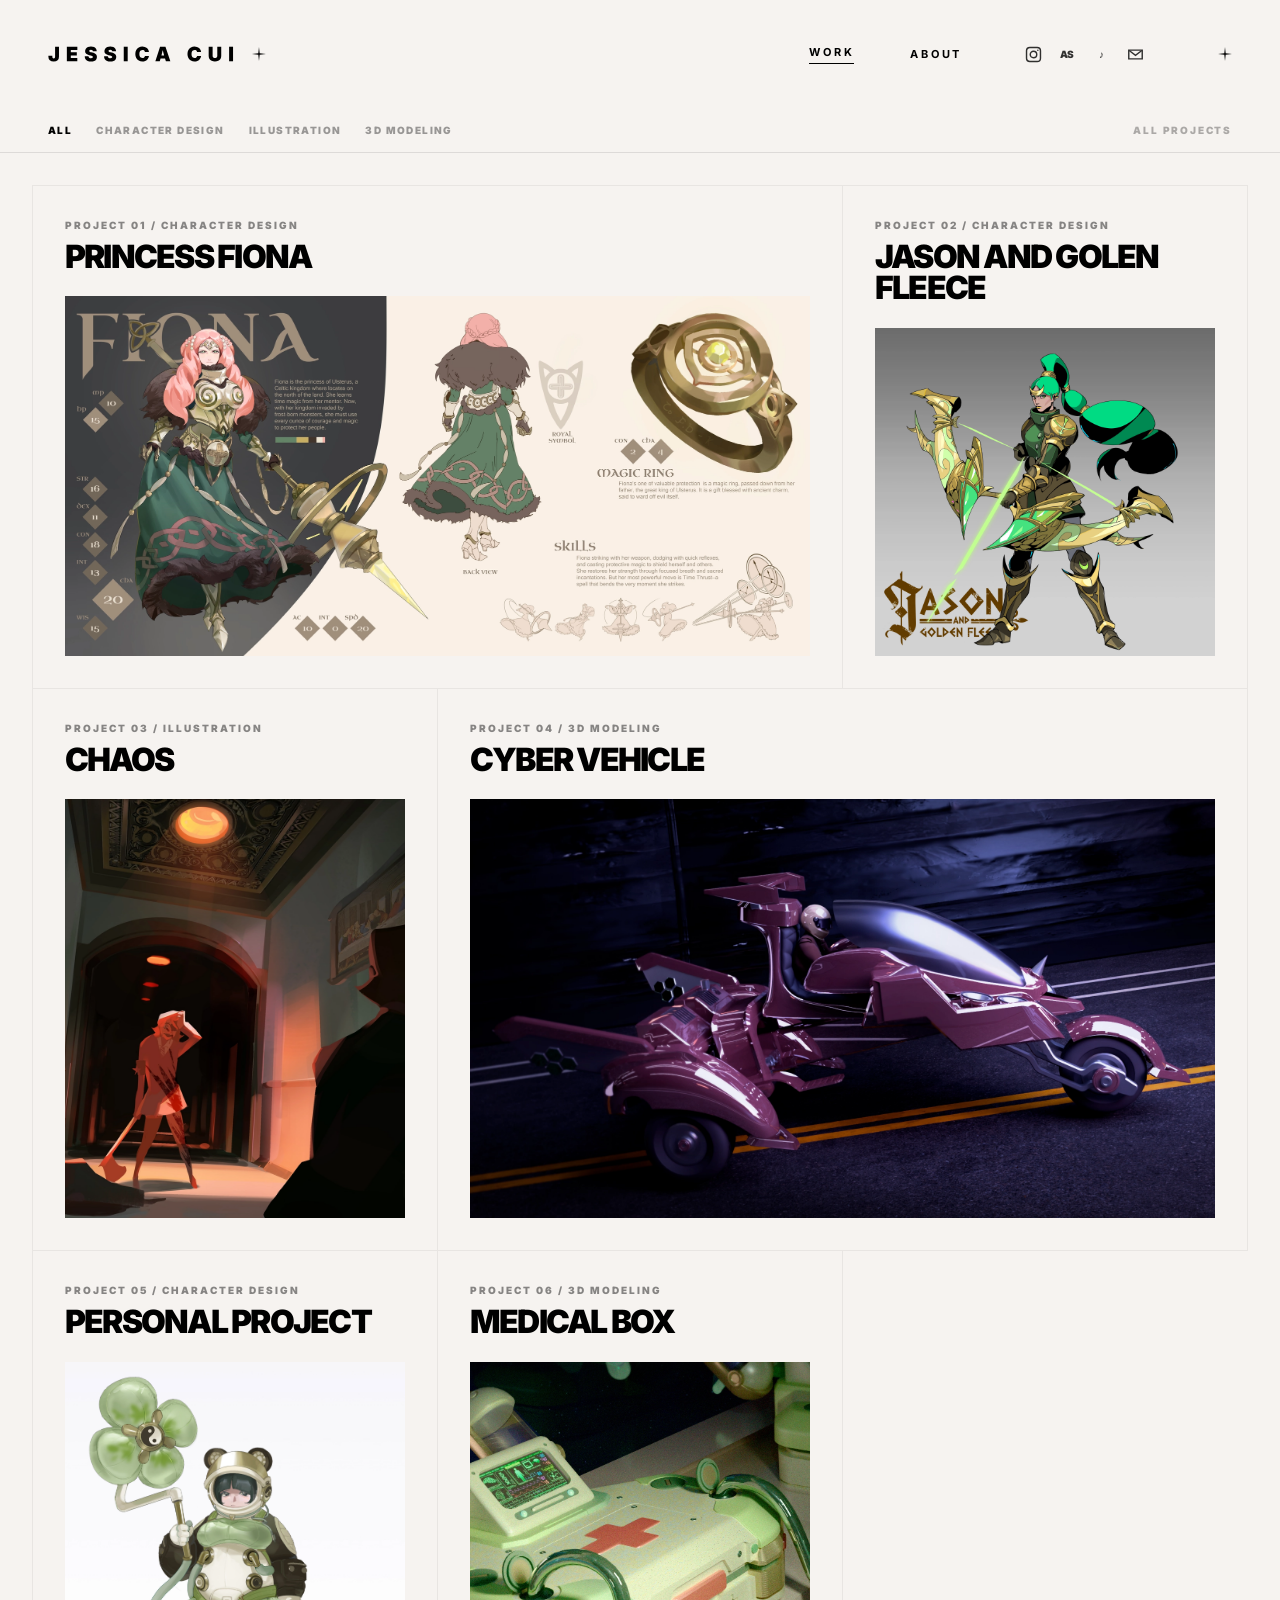
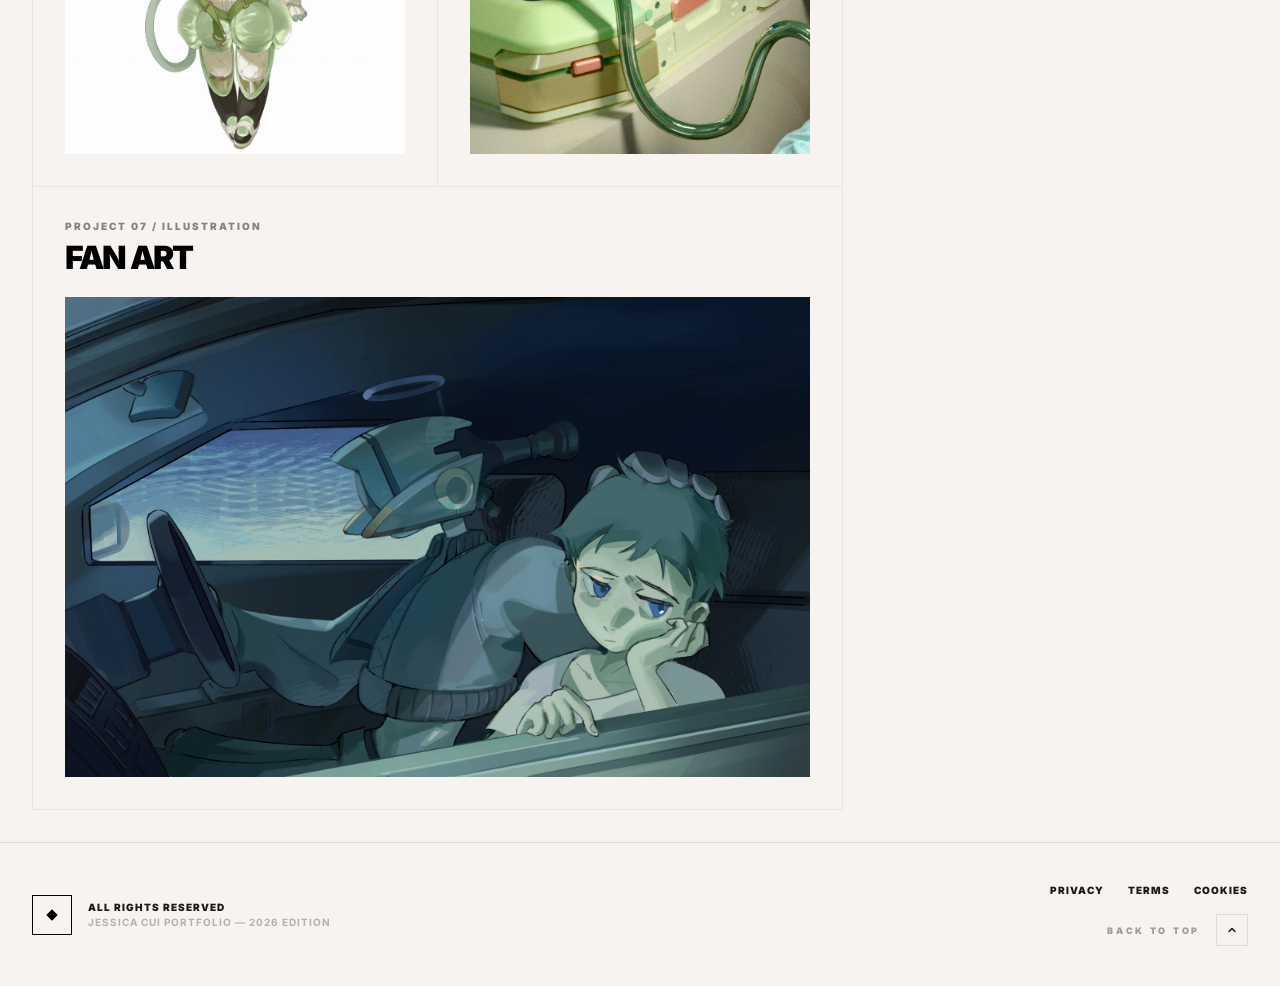
<file: jessica-cui-work.html>
<!doctype html>
<html lang="en" vid="0"><head vid="1">
    <meta charset="UTF-8" vid="2">
    <style id="portfolio-paint-guard">html{background:#F6F3F0;color-scheme:light}</style>
    <meta name="viewport" content="width=device-width, initial-scale=1.0" vid="3">
    <title vid="4">Jessica Cui — Work</title>
    <link rel="stylesheet" href="portfolio-layout.css?v=1">
    <link rel="preload" href="portfolio-inter.woff2" as="font" type="font/woff2" crossorigin>
    <link rel="stylesheet" href="portfolio-fonts.css?v=2">
    
    <style vid="7">
        body {
            font-family: 'Inter', sans-serif;
            background-color: #F6F3F0;
            color: #1a1a1a;
        }
        .serif-italic {
            font-family: 'Instrument Serif', serif;
            font-style: italic;
        }
        .grid-line-v {
            position: absolute;
            top: 0;
            bottom: 0;
            width: 1px;
            background-color: rgba(0,0,0,0.06);
            z-index: 0;
        }
        .grid-line-h {
            position: absolute;
            left: 0;
            right: 0;
            height: 1px;
            background-color: rgba(0,0,0,0.06);
            z-index: 0;
        }
        .plus-icon {
            position: absolute;
            width: 11px;
            height: 11px;
            display: flex;
            align-items: center;
            justify-content: center;
            z-index: 20;
            pointer-events: none;
        }
        .plus-icon::before {
            content: '';
            position: absolute;
            width: 100%;
            height: 1px;
            background: #000;
        }
        .plus-icon::after {
            content: '';
            position: absolute;
            width: 1px;
            height: 100%;
            background: #000;
        }
        
        .bento-container {
            display: grid;
            grid-template-columns: repeat(12, 1fr);
            grid-auto-rows: minmax(100px, auto);
            gap: 0;
            border-left: 1px solid rgba(0,0,0,0.06);
            border-top: 1px solid rgba(0,0,0,0.06);
        }
        
        .bento-cell {
            border-right: 1px solid rgba(0,0,0,0.06);
            border-bottom: 1px solid rgba(0,0,0,0.06);
            position: relative;
            padding: 2rem;
            transition: background-color 0.4s ease;
        }
        
        .bento-cell:hover {
            background-color: #f2f1ed;
        }
        .project-bento-card:focus-visible {
            outline: 2px solid #000;
            outline-offset: -2px;
        }

        .bg-text {
            font-size: 18vw;
            line-height: 1;
            font-weight: 900;
            color: rgba(0,0,0,0.02);
            position: fixed;
            top: 50%;
            left: 50%;
            transform: translate(-50%, -50%);
            z-index: -1;
            white-space: nowrap;
            pointer-events: none;
            letter-spacing: -0.05em;
        }

        ::-webkit-scrollbar { width: 5px; }
        ::-webkit-scrollbar-track { background: #f7f3f0; }
        ::-webkit-scrollbar-thumb { background: #d1d1d1; border-radius: 0; }

        .gallery-grid {
            display: grid;
            grid-template-columns: repeat(5, minmax(0, 1fr));
            gap: 8px;
        }
        .project-card {
            display: block;
            position: relative;
            aspect-ratio: 1;
            overflow: hidden;
            background: #dedbd5;
        }
        .project-card:focus-visible {
            outline: 2px solid #000;
            outline-offset: 3px;
        }
        .project-tile {
            position: absolute;
            inset: 0;
        }
        .art-placeholder {
            position: absolute;
            inset: 0;
            transition: transform 500ms ease, filter 500ms ease;
        }
        .project-card img {
            width: 100%;
            height: 100%;
            object-fit: cover;
            display: block;
        }
        .project-card:hover .art-placeholder,
        .project-card:focus-visible .art-placeholder {
            transform: scale(1.05);
            filter: saturate(0.75);
        }
        .placeholder-1 { background: linear-gradient(140deg, #d8d4cf 0%, #bbb6af 48%, #e8e4de 100%); }
        .placeholder-2 { background: linear-gradient(35deg, #b9b8b6 0%, #dedbd6 52%, #aaa8a6 100%); }
        .placeholder-3 { background: linear-gradient(155deg, #e4e0db 0%, #c2beb8 50%, #d2cdc6 100%); }
        .placeholder-4 { background: linear-gradient(25deg, #a9a7a5 0%, #d0ccc7 48%, #b7b1aa 100%); }
        .placeholder-5 { background: linear-gradient(125deg, #d6d2ce 0%, #aaa9a7 50%, #c9c3bc 100%); }
        .placeholder-6 { background: linear-gradient(165deg, #c0bbb5 0%, #e1ddd7 46%, #b1ada8 100%); }
        .project-overlay {
            position: absolute;
            inset: 0;
            display: flex;
            flex-direction: column;
            justify-content: flex-end;
            gap: 5px;
            padding: 18px;
            color: #fff;
            background: linear-gradient(180deg, transparent 30%, rgba(0,0,0,0.75) 100%);
            opacity: 0;
            transition: opacity 250ms ease;
        }
        .project-card:hover .project-overlay,
        .project-card:focus-visible .project-overlay {
            opacity: 1;
        }
        .filter-pill {
            border: 0;
            border-radius: 0;
            padding: 0;
            background: transparent;
            color: rgba(0,0,0,.38);
            font-size: 10px;
            font-weight: 800;
            letter-spacing: 0.14em;
            line-height: 1;
            text-decoration: none;
            transition: color 180ms ease, opacity 180ms ease;
        }
        .filter-pill:hover,
        .filter-pill:focus-visible {
            color: #000;
        }
        .filter-pill.is-active {
            background: transparent;
            color: #000;
        }
        .filter-pill:focus-visible { outline: 2px solid #000; outline-offset: 2px; }
        .social-links {
            display: flex;
            align-items: center;
            gap: 12px;
        }
        .social-link {
            width: 22px;
            height: 22px;
            display: inline-flex;
            align-items: center;
            justify-content: center;
            color: #000;
            opacity: .8;
            transition: opacity .2s ease, transform .2s ease;
        }
        .social-link:hover,
        .social-link:focus-visible { opacity: .45; transform: translateY(-1px); }
        .social-link:focus-visible { outline: 1px solid #000; outline-offset: 4px; }
        .social-link svg { width: 19px; height: 19px; display: block; }
        .social-monogram { font-size: 10px; font-weight: 900; letter-spacing: -.08em; }
        .star-hollow { width:14px; height:14px; background:currentColor; clip-path:polygon(50% 0%,55% 45%,100% 50%,55% 55%,50% 100%,45% 55%,0% 50%,45% 45%); }
        .home-header { width:100%; padding:40px 48px; display:flex; justify-content:space-between; align-items:center; flex-shrink:0; color:#000; font-family:'Inter', sans-serif; font-size:16px; line-height:normal; }
        .home-header-brand { display:flex; align-items:center; gap:12px; }
        .home-brand { color:#000; text-decoration:none; font-size:1.25rem; line-height:1.75rem; font-weight:900; letter-spacing:.3em; }
        .home-header-nav { display:flex; align-items:center; gap:56px; }
        .home-header-nav > a { color:inherit; font-size:11px; font-weight:700; letter-spacing:.25em; text-decoration:none; }
        .home-header-nav > a[aria-current="page"] { border-bottom:1px solid currentColor; padding-bottom:4px; }
        .home-header-nav > a:hover, .home-header-nav > a:focus-visible { opacity:.5; }
        .home-header .social-links { margin-left:4px; }
        .home-header-end-star { margin-left:16px; }
        @media (max-width: 1024px) {
            .gallery-grid { grid-template-columns: repeat(3, minmax(0, 1fr)); }
        }
        @media (max-width: 640px) {
            .gallery-grid { grid-template-columns: repeat(2, minmax(0, 1fr)); gap: 6px; }
        }

        /* Keep the all-projects view on the same page shell as the category pages. */
        html, body { margin:0; min-height:100%; }
        * { box-sizing:border-box; }
        .site-header { display:flex; justify-content:space-between; align-items:center; padding:28px 48px; border-bottom:1px solid rgba(0,0,0,.1); }
        .brand { display:flex; align-items:center; gap:12px; color:inherit; text-decoration:none; font-size:20px; font-weight:900; letter-spacing:.3em; }
        .brand-star, .site-star { width:14px; height:14px; background:currentColor; clip-path:polygon(50% 0%,55% 45%,100% 50%,55% 55%,50% 100%,45% 55%,0% 50%,45% 45%); }
        .site-nav { display:flex; align-items:center; gap:34px; }
        .site-nav > a { color:inherit; font-size:11px; font-weight:800; letter-spacing:.25em; text-decoration:none; }
        .site-nav > a:hover, .site-nav > a:focus-visible { opacity:.55; }
        .submenu { display:flex; justify-content:space-between; align-items:center; gap:20px; padding:16px 48px; border-bottom:1px solid rgba(0,0,0,.1); color:#000; line-height:normal; }
        .submenu-left { display:flex; align-items:center; flex-wrap:wrap; gap:20px; }
        .filter-pills { display:flex; flex-wrap:wrap; gap:24px; }
        .filter-pill.active { color:#000; background:transparent; }
        .submenu-caption { font-size:10px; font-weight:800; letter-spacing:.18em; opacity:.3; text-transform:uppercase; }
        .all-page-main { min-height:calc(100vh - 174px); padding:28px 32px 42px; display:flex; flex-direction:column; }
        .all-content { width:min(1320px, 100%); flex:1; min-height:0; margin:0 auto; display:flex; flex-direction:column; }
        .all-eyebrow { display:flex; align-items:center; gap:16px; margin-bottom:18px; font-size:10px; font-weight:900; letter-spacing:.4em; text-transform:uppercase; }
        .all-eyebrow::after { content:""; width:64px; height:1px; background:rgba(0,0,0,.25); }
        .all-content .gallery-grid { grid-template-columns:repeat(3, minmax(0, 1fr)); gap:16px; }
        .all-content .project-card { aspect-ratio:1.2; }
        .all-content .project-overlay { opacity:1; background:linear-gradient(180deg, transparent 30%, rgba(0,0,0,.68) 100%); }
        .all-slider-shell { width:min(1320px, 100%); flex:1; min-height:0; margin:0 auto; display:grid; grid-template-columns:minmax(0,1fr) 112px; gap:16px; }
        .all-slider-stage { position:relative; min-height:520px; overflow:hidden; background:#eee9e5; }
        .all-slide { position:absolute; inset:0; display:grid; opacity:0; pointer-events:none; transition:opacity .35s ease; }
        .all-slide.is-active { opacity:1; pointer-events:auto; }
        .all-slide-art { position:relative; width:100%; height:100%; min-height:520px; overflow:hidden; display:flex; align-items:flex-end; padding:32px; text-decoration:none; }
        .all-slide-art::before, .all-slide-art::after { content:""; position:absolute; pointer-events:none; }
        .all-slide-art.placeholder-1 { background:linear-gradient(140deg,#d8d4cf 0%,#bbb6af 48%,#e8e4de 100%); }
        .all-slide-art.placeholder-2 { background:linear-gradient(35deg,#b9b8b6 0%,#dedbd6 52%,#aaa8a6 100%); }
        .all-slide-art.placeholder-3 { background:linear-gradient(155deg,#e4e0db 0%,#c2beb8 50%,#d2cdc6 100%); }
        .all-slide-art.placeholder-4 { background:linear-gradient(25deg,#a9a7a5 0%,#d0ccc7 48%,#b7b1aa 100%); }
        .all-slide-art.placeholder-5 { background:linear-gradient(125deg,#d6d2ce 0%,#aaa9a7 50%,#c9c3bc 100%); }
        .all-slide-art.placeholder-6 { background:linear-gradient(165deg,#c0bbb5 0%,#e1ddd7 46%,#b1ada8 100%); }
        .all-slide-meta { position:relative; z-index:2; color:#000; }
        .all-slide-number { display:block; margin-bottom:10px; font-size:10px; font-weight:900; letter-spacing:.35em; opacity:.55; }
        .all-slide-title { margin:0; font-size:clamp(34px,6vw,86px); line-height:.9; font-weight:900; letter-spacing:-.06em; text-transform:uppercase; }
        .all-slide-caption { margin:14px 0 0; max-width:360px; font-size:11px; line-height:1.5; letter-spacing:.08em; opacity:.55; }
        .all-slider-arrow { position:absolute; top:50%; z-index:4; width:64px; height:100px; border:0; background:rgba(247,243,240,.75); font-size:34px; line-height:1; cursor:pointer; opacity:0; transform:translateY(-50%); transition:opacity .2s ease, background .2s ease; }
        .all-slider-arrow:focus-visible, .all-slider-stage:hover .all-slider-arrow { opacity:1; }
        .all-slider-arrow:hover { background:#fff; }
        .all-slider-arrow.left { left:0; }
        .all-next-preview { position:relative; min-height:520px; overflow:hidden; background:#eee9e5; }
        .all-next-preview-art { position:absolute; inset:0; display:block; }
        .all-next-preview-label { position:absolute; left:10px; bottom:10px; z-index:2; color:#000; font-size:9px; font-weight:900; letter-spacing:.12em; }
        .all-next-button { position:absolute; z-index:3; top:50%; left:50%; width:52px; height:52px; border:0; transform:translate(-50%,-50%); background:rgba(0,0,0,.72); color:#fff; font-size:28px; line-height:1; cursor:pointer; opacity:0; transition:opacity .2s ease, background .2s ease; }
        .all-next-preview:hover .all-next-button, .all-next-button:focus-visible { opacity:1; }
        .all-next-button:hover { background:#000; }
        .all-slider-footer { display:flex; justify-content:space-between; align-items:center; margin-top:14px; font-size:10px; font-weight:800; letter-spacing:.2em; opacity:.45; text-transform:uppercase; }
        @media (max-width:720px) {
            .home-header { padding-left:20px; padding-right:20px; }
            .site-header { padding:22px 20px; }
            .brand { font-size:15px; }
            .site-nav { gap:14px; }
            .site-nav > a { font-size:9px; }
            .social-links { display:none; }
            .submenu { padding:14px 20px; align-items:flex-start; flex-direction:column; }
            .all-page-main { padding:20px; }
            .all-content .gallery-grid { grid-template-columns:repeat(2, minmax(0, 1fr)); gap:10px; }
            .all-slider-shell { grid-template-columns:1fr; }
            .all-slider-stage, .all-slide-art { min-height:62vh; }
            .all-next-preview { min-height:90px; height:90px; }
            .all-next-button, .all-slider-arrow { opacity:1; }
            .all-next-button { width:44px; height:44px; }
            .all-slider-arrow { width:48px; height:72px; }
        }
        .cms-work-card { display:flex; flex-direction:column; gap:24px; min-height:340px; color:#000; text-decoration:none; }
        .cms-work-card-head { display:flex; flex-direction:column; gap:8px; }
        .cms-work-number { font-size:10px; font-weight:900; letter-spacing:.2em; opacity:.45; }
        .cms-work-title { margin:0; font-size:clamp(25px,2.5vw,42px); font-weight:900; line-height:.98; letter-spacing:-.055em; text-transform:uppercase; }
        .cms-work-cover { position:relative; flex:1 0 auto; min-height:225px; overflow:hidden; background:#e4e2df; }
        .cms-work-cover img { position:absolute; inset:0; width:100%; height:100%; display:block; object-fit:cover; transform:scale(var(--cover-zoom,1)); transform-origin:center; transition:transform .5s ease,filter .3s ease; }
        .cms-work-card:hover .cms-work-cover img { filter:saturate(.92); }
        .cms-work-message { max-width:1600px; margin:0 auto; padding:80px 32px; font-size:12px; font-weight:700; letter-spacing:.2em; text-transform:uppercase; opacity:.45; }
    </style>
<link rel="stylesheet" href="work-category-menu.css?v=mobile-project-detail-20260929"><link rel="stylesheet" href="ux-motion.css?v=18"><script src="portfolio-data.js?v=f88ee224600b"></script><script src="static-api.js"></script></head>
<body class="w-full min-h-screen flex flex-col" vid="8">

    <header class="home-header">
        <div class="home-header-brand">
            <a href="jessica-cui.html" class="home-brand portfolio-wordmark" data-brand-wordmark="true" aria-label="JESSICA CUI"><svg xmlns="http://www.w3.org/2000/svg" class="portfolio-wordmark-art portfolio-wordmark-art--desktop" width="191.98633" height="28" viewBox="0 0 191.98633 28" style="width:9.59932em;height:1.4em" fill="currentColor" aria-hidden="true" focusable="false"><path transform="translate(0 21.27539) scale(0.00977 -0.00977)" d="M586 -20Q324 -20 182 106Q40 232 40 466L40 559L444 559L444 458Q444 376 481 335Q518 294 586 294Q654 294 690 335Q726 376 726 460L726 1490L1124 1490L1124 468Q1124 233 984.5 106.5Q845 -20 586 -20Z"/><path transform="translate(17.91406 21.27539) scale(0.00977 -0.00977)" d="M96 0L96 1490L1170 1490L1170 1164L500 1164L500 912L1114 912L1114 594L500 594L500 326L1166 326L1166 0Z"/><path transform="translate(36.16992 21.27539) scale(0.00977 -0.00977)" d="M702 -18Q508 -18 363.5 39.5Q219 97 139 217Q59 337 58 524L442 524Q446 456 476.5 409Q507 362 562.5 338Q618 314 696 314Q761 314 805 330Q849 346 871.5 374.5Q894 403 894 440Q894 474 872.5 499.5Q851 525 802 546Q753 567 670 584L520 616Q323 658 209.5 759.5Q96 861 96 1036Q96 1178 173 1284.5Q250 1391 385.5 1450.5Q521 1510 698 1510Q879 1510 1010.5 1449.5Q1142 1389 1213.5 1279.5Q1285 1170 1286 1024L898 1024Q893 1097 844.5 1137.5Q796 1178 698 1178Q636 1178 596 1163.5Q556 1149 537 1123Q518 1097 518 1064Q518 1029 538.5 1002.5Q559 976 603.5 956.5Q648 937 718 922L840 896Q963 870 1051.5 827Q1140 784 1196.5 726.5Q1253 669 1279.5 597Q1306 525 1306 440Q1306 293 1233.5 190.5Q1161 88 1026 35Q891 -18 702 -18Z"/><path transform="translate(55.49023 21.27539) scale(0.00977 -0.00977)" d="M702 -18Q508 -18 363.5 39.5Q219 97 139 217Q59 337 58 524L442 524Q446 456 476.5 409Q507 362 562.5 338Q618 314 696 314Q761 314 805 330Q849 346 871.5 374.5Q894 403 894 440Q894 474 872.5 499.5Q851 525 802 546Q753 567 670 584L520 616Q323 658 209.5 759.5Q96 861 96 1036Q96 1178 173 1284.5Q250 1391 385.5 1450.5Q521 1510 698 1510Q879 1510 1010.5 1449.5Q1142 1389 1213.5 1279.5Q1285 1170 1286 1024L898 1024Q893 1097 844.5 1137.5Q796 1178 698 1178Q636 1178 596 1163.5Q556 1149 537 1123Q518 1097 518 1064Q518 1029 538.5 1002.5Q559 976 603.5 956.5Q648 937 718 922L840 896Q963 870 1051.5 827Q1140 784 1196.5 726.5Q1253 669 1279.5 597Q1306 525 1306 440Q1306 293 1233.5 190.5Q1161 88 1026 35Q891 -18 702 -18Z"/><path transform="translate(74.81055 21.27539) scale(0.00977 -0.00977)" d="M500 1490L500 0L96 0L96 1490Z"/><path transform="translate(86.63086 21.27539) scale(0.00977 -0.00977)" d="M788 -20Q584 -20 421.5 68Q259 156 164.5 326.5Q70 497 70 744Q70 993 166 1164Q262 1335 425 1422.5Q588 1510 788 1510Q927 1510 1044.5 1472.5Q1162 1435 1251 1363Q1340 1291 1395 1186Q1450 1081 1464 946L1054 946Q1048 994 1028.5 1033Q1009 1072 977 1100Q945 1128 900.5 1143Q856 1158 800 1158Q699 1158 628.5 1108.5Q558 1059 522 966.5Q486 874 486 744Q486 608 523 516Q560 424 629.5 378Q699 332 798 332Q854 332 898 347Q942 362 975 390Q1008 418 1028.5 457Q1049 496 1056 544L1466 544Q1459 449 1413.5 350Q1368 251 1283.5 167Q1199 83 1075.5 31.5Q952 -20 788 -20Z"/><path transform="translate(106.89844 21.27539) scale(0.00977 -0.00977)" d="M46 0L529 1490L1081 1490L1582 0L1124 0L951 578Q895 766 846 968.5Q797 1171 753 1371L845 1371Q803 1171 760 968.5Q717 766 663 578L498 0ZM404 286L404 588L1224 588L1224 286Z"/><path transform="translate(138.78125 21.27539) scale(0.00977 -0.00977)" d="M788 -20Q584 -20 421.5 68Q259 156 164.5 326.5Q70 497 70 744Q70 993 166 1164Q262 1335 425 1422.5Q588 1510 788 1510Q927 1510 1044.5 1472.5Q1162 1435 1251 1363Q1340 1291 1395 1186Q1450 1081 1464 946L1054 946Q1048 994 1028.5 1033Q1009 1072 977 1100Q945 1128 900.5 1143Q856 1158 800 1158Q699 1158 628.5 1108.5Q558 1059 522 966.5Q486 874 486 744Q486 608 523 516Q560 424 629.5 378Q699 332 798 332Q854 332 898 347Q942 362 975 390Q1008 418 1028.5 457Q1049 496 1056 544L1466 544Q1459 449 1413.5 350Q1368 251 1283.5 167Q1199 83 1075.5 31.5Q952 -20 788 -20Z"/><path transform="translate(159.73242 21.27539) scale(0.00977 -0.00977)" d="M738 -18Q546 -18 401.5 49.5Q257 117 176.5 241.5Q96 366 96 536L96 1490L500 1490L500 570Q500 500 531 446.5Q562 393 615.5 362.5Q669 332 738 332Q808 332 862 362.5Q916 393 947 446.5Q978 500 978 570L978 1490L1382 1490L1382 536Q1382 366 1301 241.5Q1220 117 1075 49.5Q930 -18 738 -18Z"/><path transform="translate(180.16602 21.27539) scale(0.00977 -0.00977)" d="M500 1490L500 0L96 0L96 1490Z"/></svg><svg xmlns="http://www.w3.org/2000/svg" class="portfolio-wordmark-art portfolio-wordmark-art--mobile" width="169.98633" height="28" viewBox="0 0 169.98633 28" style="width:8.49932em;height:1.4em" fill="currentColor" aria-hidden="true" focusable="false"><path transform="translate(0 21.27539) scale(0.00977 -0.00977)" d="M586 -20Q324 -20 182 106Q40 232 40 466L40 559L444 559L444 458Q444 376 481 335Q518 294 586 294Q654 294 690 335Q726 376 726 460L726 1490L1124 1490L1124 468Q1124 233 984.5 106.5Q845 -20 586 -20Z"/><path transform="translate(15.91406 21.27539) scale(0.00977 -0.00977)" d="M96 0L96 1490L1170 1490L1170 1164L500 1164L500 912L1114 912L1114 594L500 594L500 326L1166 326L1166 0Z"/><path transform="translate(32.16992 21.27539) scale(0.00977 -0.00977)" d="M702 -18Q508 -18 363.5 39.5Q219 97 139 217Q59 337 58 524L442 524Q446 456 476.5 409Q507 362 562.5 338Q618 314 696 314Q761 314 805 330Q849 346 871.5 374.5Q894 403 894 440Q894 474 872.5 499.5Q851 525 802 546Q753 567 670 584L520 616Q323 658 209.5 759.5Q96 861 96 1036Q96 1178 173 1284.5Q250 1391 385.5 1450.5Q521 1510 698 1510Q879 1510 1010.5 1449.5Q1142 1389 1213.5 1279.5Q1285 1170 1286 1024L898 1024Q893 1097 844.5 1137.5Q796 1178 698 1178Q636 1178 596 1163.5Q556 1149 537 1123Q518 1097 518 1064Q518 1029 538.5 1002.5Q559 976 603.5 956.5Q648 937 718 922L840 896Q963 870 1051.5 827Q1140 784 1196.5 726.5Q1253 669 1279.5 597Q1306 525 1306 440Q1306 293 1233.5 190.5Q1161 88 1026 35Q891 -18 702 -18Z"/><path transform="translate(49.49023 21.27539) scale(0.00977 -0.00977)" d="M702 -18Q508 -18 363.5 39.5Q219 97 139 217Q59 337 58 524L442 524Q446 456 476.5 409Q507 362 562.5 338Q618 314 696 314Q761 314 805 330Q849 346 871.5 374.5Q894 403 894 440Q894 474 872.5 499.5Q851 525 802 546Q753 567 670 584L520 616Q323 658 209.5 759.5Q96 861 96 1036Q96 1178 173 1284.5Q250 1391 385.5 1450.5Q521 1510 698 1510Q879 1510 1010.5 1449.5Q1142 1389 1213.5 1279.5Q1285 1170 1286 1024L898 1024Q893 1097 844.5 1137.5Q796 1178 698 1178Q636 1178 596 1163.5Q556 1149 537 1123Q518 1097 518 1064Q518 1029 538.5 1002.5Q559 976 603.5 956.5Q648 937 718 922L840 896Q963 870 1051.5 827Q1140 784 1196.5 726.5Q1253 669 1279.5 597Q1306 525 1306 440Q1306 293 1233.5 190.5Q1161 88 1026 35Q891 -18 702 -18Z"/><path transform="translate(66.81055 21.27539) scale(0.00977 -0.00977)" d="M500 1490L500 0L96 0L96 1490Z"/><path transform="translate(76.63086 21.27539) scale(0.00977 -0.00977)" d="M788 -20Q584 -20 421.5 68Q259 156 164.5 326.5Q70 497 70 744Q70 993 166 1164Q262 1335 425 1422.5Q588 1510 788 1510Q927 1510 1044.5 1472.5Q1162 1435 1251 1363Q1340 1291 1395 1186Q1450 1081 1464 946L1054 946Q1048 994 1028.5 1033Q1009 1072 977 1100Q945 1128 900.5 1143Q856 1158 800 1158Q699 1158 628.5 1108.5Q558 1059 522 966.5Q486 874 486 744Q486 608 523 516Q560 424 629.5 378Q699 332 798 332Q854 332 898 347Q942 362 975 390Q1008 418 1028.5 457Q1049 496 1056 544L1466 544Q1459 449 1413.5 350Q1368 251 1283.5 167Q1199 83 1075.5 31.5Q952 -20 788 -20Z"/><path transform="translate(94.89844 21.27539) scale(0.00977 -0.00977)" d="M46 0L529 1490L1081 1490L1582 0L1124 0L951 578Q895 766 846 968.5Q797 1171 753 1371L845 1371Q803 1171 760 968.5Q717 766 663 578L498 0ZM404 286L404 588L1224 588L1224 286Z"/><path transform="translate(122.78125 21.27539) scale(0.00977 -0.00977)" d="M788 -20Q584 -20 421.5 68Q259 156 164.5 326.5Q70 497 70 744Q70 993 166 1164Q262 1335 425 1422.5Q588 1510 788 1510Q927 1510 1044.5 1472.5Q1162 1435 1251 1363Q1340 1291 1395 1186Q1450 1081 1464 946L1054 946Q1048 994 1028.5 1033Q1009 1072 977 1100Q945 1128 900.5 1143Q856 1158 800 1158Q699 1158 628.5 1108.5Q558 1059 522 966.5Q486 874 486 744Q486 608 523 516Q560 424 629.5 378Q699 332 798 332Q854 332 898 347Q942 362 975 390Q1008 418 1028.5 457Q1049 496 1056 544L1466 544Q1459 449 1413.5 350Q1368 251 1283.5 167Q1199 83 1075.5 31.5Q952 -20 788 -20Z"/><path transform="translate(141.73242 21.27539) scale(0.00977 -0.00977)" d="M738 -18Q546 -18 401.5 49.5Q257 117 176.5 241.5Q96 366 96 536L96 1490L500 1490L500 570Q500 500 531 446.5Q562 393 615.5 362.5Q669 332 738 332Q808 332 862 362.5Q916 393 947 446.5Q978 500 978 570L978 1490L1382 1490L1382 536Q1382 366 1301 241.5Q1220 117 1075 49.5Q930 -18 738 -18Z"/><path transform="translate(160.16602 21.27539) scale(0.00977 -0.00977)" d="M500 1490L500 0L96 0L96 1490Z"/></svg></a>
            <div class="star-hollow text-black"></div>
        </div>
        <nav class="home-header-nav">
            <a href="jessica-cui-work.html" aria-current="page">WORK</a>
            <a href="jessica-cui-about.html">ABOUT</a>
            <div class="social-links" aria-label="Social links">
                <a href="https://www.instagram.com/jccarkingart/" target="_blank" rel="noopener noreferrer" class="social-link" aria-label="Instagram" title="Instagram"><svg viewBox="0 0 24 24" fill="none" stroke="currentColor" stroke-width="1.8" aria-hidden="true"><rect x="3.2" y="3.2" width="17.6" height="17.6" rx="4.2"></rect><circle cx="12" cy="12" r="4.1"></circle><circle cx="17.5" cy="6.6" r="1" fill="currentColor" stroke="none"></circle></svg></a>
                <a href="https://www.artstation.com/jessica12312" target="_blank" rel="noopener noreferrer" class="social-link" aria-label="ArtStation" title="ArtStation"><span class="social-monogram">AS</span></a>
                <a href="https://www.tiktok.com/@jccarkingart?_r=1&_t=ZP-9AEcAgJzff5" target="_blank" rel="noopener noreferrer" class="social-link" aria-label="TikTok" title="TikTok"><span class="social-monogram">♪</span></a>
                <a href="mailto:jessicacui0128@gmail.com" class="social-link" aria-label="Gmail" title="Gmail"><svg viewBox="0 0 24 24" fill="none" stroke="currentColor" stroke-width="1.8" aria-hidden="true"><path d="M3.5 6.5h17v11h-17z"></path><path d="m4 7 8 6 8-6"></path></svg></a>
            </div>
            <div class="star-hollow home-header-end-star"></div>
        </nav>
    </header>

    <div class="submenu" aria-label="Work category navigation">
        <div class="submenu-left">
            <nav class="filter-pills" aria-label="Filter work by category">
                <a href="jessica-cui-work.html" class="filter-pill active" aria-current="page">ALL</a>
                <a href="jessica-cui-work.html?category=character-design" class="filter-pill" data-category="character-design">CHARACTER DESIGN</a>
                <a href="jessica-cui-work.html?category=illustration" class="filter-pill" data-category="illustration">ILLUSTRATION</a>
                <a href="jessica-cui-work.html?category=3d-modeling" class="filter-pill" data-category="3d-modeling">3D MODELING</a>
            </nav>
        </div>
        <div class="submenu-caption">ALL PROJECTS</div>
    </div>

    
    
    <main class="flex-1 w-full p-8 relative" aria-label="Published work">
        <div id="work-grid" class="bento-container max-w-[1600px] mx-auto"></div>
        <p id="work-message" class="cms-work-message" hidden></p>
    </main>

    <footer class="w-full border-t border-black/10 px-8 py-10 bg-[#f7f3f0] z-40" vid="111">
        <div class="max-w-[1600px] mx-auto flex flex-col lg:flex-row justify-between items-end lg:items-center gap-8" vid="112">
            <div class="flex flex-col gap-4" vid="113">
                <div class="flex items-center gap-4" vid="114">
                    <div class="w-10 h-10 border border-black flex items-center justify-center" vid="115">
                        <div class="w-2 h-2 bg-black rotate-45" vid="116"></div>
                    </div>
                    <div vid="117">
                        <p class="text-[10px] font-black tracking-widest uppercase" vid="118">All Rights Reserved</p>
                        <p class="text-[10px] font-bold tracking-widest uppercase opacity-30" vid="119">Jessica Cui Portfolio — 2026 Edition</p>
                    </div>
                </div>
            </div>

            <div class="flex flex-col items-end gap-2" vid="120">
                <div class="flex gap-6 mb-2" vid="121">
                    <span class="text-[10px] font-black tracking-widest uppercase" vid="122">Privacy</span>
                    <span class="text-[10px] font-black tracking-widest uppercase" vid="123">Terms</span>
                    <span class="text-[10px] font-black tracking-widest uppercase" vid="124">Cookies</span>
                </div>
                <div class="flex items-center gap-4" vid="125">
                    <span class="text-[9px] font-black tracking-[0.3em] uppercase opacity-40" vid="126">Back to Top</span>
                    <button onclick="window.scrollTo({top: 0, behavior: 'smooth'})" class="w-8 h-8 border border-black/10 flex items-center justify-center hover:bg-black hover:text-white transition-all" vid="127">
                        <svg xmlns="http://www.w3.org/2000/svg" width="12" height="12" viewBox="0 0 24 24" fill="none" stroke="currentColor" stroke-width="3" stroke-linecap="round" stroke-linejoin="round" vid="128"><path d="m18 15-6-6-6 6" vid="129"></path></svg>
                    </button>
                </div>
            </div>
        </div>
    </footer>

    <script src="work-category-catalog.js?v=category-spa-20261002" defer></script>
    <script src="work-catalog.js?v=stable-cover-layout-20261003" defer></script>
</body></html>
</file>
<file: portfolio-layout.css>
*,:after,:before{--tw-border-spacing-x:0;--tw-border-spacing-y:0;--tw-translate-x:0;--tw-translate-y:0;--tw-rotate:0;--tw-skew-x:0;--tw-skew-y:0;--tw-scale-x:1;--tw-scale-y:1;--tw-pan-x: ;--tw-pan-y: ;--tw-pinch-zoom: ;--tw-scroll-snap-strictness:proximity;--tw-gradient-from-position: ;--tw-gradient-via-position: ;--tw-gradient-to-position: ;--tw-ordinal: ;--tw-slashed-zero: ;--tw-numeric-figure: ;--tw-numeric-spacing: ;--tw-numeric-fraction: ;--tw-ring-inset: ;--tw-ring-offset-width:0px;--tw-ring-offset-color:#fff;--tw-ring-color:rgba(59,130,246,.5);--tw-ring-offset-shadow:0 0 #0000;--tw-ring-shadow:0 0 #0000;--tw-shadow:0 0 #0000;--tw-shadow-colored:0 0 #0000;--tw-blur: ;--tw-brightness: ;--tw-contrast: ;--tw-grayscale: ;--tw-hue-rotate: ;--tw-invert: ;--tw-saturate: ;--tw-sepia: ;--tw-drop-shadow: ;--tw-backdrop-blur: ;--tw-backdrop-brightness: ;--tw-backdrop-contrast: ;--tw-backdrop-grayscale: ;--tw-backdrop-hue-rotate: ;--tw-backdrop-invert: ;--tw-backdrop-opacity: ;--tw-backdrop-saturate: ;--tw-backdrop-sepia: ;--tw-contain-size: ;--tw-contain-layout: ;--tw-contain-paint: ;--tw-contain-style: }::backdrop{--tw-border-spacing-x:0;--tw-border-spacing-y:0;--tw-translate-x:0;--tw-translate-y:0;--tw-rotate:0;--tw-skew-x:0;--tw-skew-y:0;--tw-scale-x:1;--tw-scale-y:1;--tw-pan-x: ;--tw-pan-y: ;--tw-pinch-zoom: ;--tw-scroll-snap-strictness:proximity;--tw-gradient-from-position: ;--tw-gradient-via-position: ;--tw-gradient-to-position: ;--tw-ordinal: ;--tw-slashed-zero: ;--tw-numeric-figure: ;--tw-numeric-spacing: ;--tw-numeric-fraction: ;--tw-ring-inset: ;--tw-ring-offset-width:0px;--tw-ring-offset-color:#fff;--tw-ring-color:rgba(59,130,246,.5);--tw-ring-offset-shadow:0 0 #0000;--tw-ring-shadow:0 0 #0000;--tw-shadow:0 0 #0000;--tw-shadow-colored:0 0 #0000;--tw-blur: ;--tw-brightness: ;--tw-contrast: ;--tw-grayscale: ;--tw-hue-rotate: ;--tw-invert: ;--tw-saturate: ;--tw-sepia: ;--tw-drop-shadow: ;--tw-backdrop-blur: ;--tw-backdrop-brightness: ;--tw-backdrop-contrast: ;--tw-backdrop-grayscale: ;--tw-backdrop-hue-rotate: ;--tw-backdrop-invert: ;--tw-backdrop-opacity: ;--tw-backdrop-saturate: ;--tw-backdrop-sepia: ;--tw-contain-size: ;--tw-contain-layout: ;--tw-contain-paint: ;--tw-contain-style: }/*! tailwindcss v3.4.17 | MIT License | https://tailwindcss.com*/*,:after,:before{box-sizing:border-box;border:0 solid #e5e7eb}:after,:before{--tw-content:""}:host,html{line-height:1.5;-webkit-text-size-adjust:100%;-moz-tab-size:4;-o-tab-size:4;tab-size:4;font-family:ui-sans-serif,system-ui,sans-serif,Apple Color Emoji,Segoe UI Emoji,Segoe UI Symbol,Noto Color Emoji;font-feature-settings:normal;font-variation-settings:normal;-webkit-tap-highlight-color:transparent}body{margin:0;line-height:inherit}hr{height:0;color:inherit;border-top-width:1px}abbr:where([title]){-webkit-text-decoration:underline dotted;text-decoration:underline dotted}h1,h2,h3,h4,h5,h6{font-size:inherit;font-weight:inherit}a{color:inherit;text-decoration:inherit}b,strong{font-weight:bolder}code,kbd,pre,samp{font-family:ui-monospace,SFMono-Regular,Menlo,Monaco,Consolas,Liberation Mono,Courier New,monospace;font-feature-settings:normal;font-variation-settings:normal;font-size:1em}small{font-size:80%}sub,sup{font-size:75%;line-height:0;position:relative;vertical-align:baseline}sub{bottom:-.25em}sup{top:-.5em}table{text-indent:0;border-color:inherit;border-collapse:collapse}button,input,optgroup,select,textarea{font-family:inherit;font-feature-settings:inherit;font-variation-settings:inherit;font-size:100%;font-weight:inherit;line-height:inherit;letter-spacing:inherit;color:inherit;margin:0;padding:0}button,select{text-transform:none}button,input:where([type=button]),input:where([type=reset]),input:where([type=submit]){-webkit-appearance:button;background-color:transparent;background-image:none}:-moz-focusring{outline:auto}:-moz-ui-invalid{box-shadow:none}progress{vertical-align:baseline}::-webkit-inner-spin-button,::-webkit-outer-spin-button{height:auto}[type=search]{-webkit-appearance:textfield;outline-offset:-2px}::-webkit-search-decoration{-webkit-appearance:none}::-webkit-file-upload-button{-webkit-appearance:button;font:inherit}summary{display:list-item}blockquote,dd,dl,figure,h1,h2,h3,h4,h5,h6,hr,p,pre{margin:0}fieldset{margin:0}fieldset,legend{padding:0}menu,ol,ul{list-style:none;margin:0;padding:0}dialog{padding:0}textarea{resize:vertical}input::-moz-placeholder,textarea::-moz-placeholder{opacity:1;color:#9ca3af}input::placeholder,textarea::placeholder{opacity:1;color:#9ca3af}[role=button],button{cursor:pointer}:disabled{cursor:default}audio,canvas,embed,iframe,img,object,svg,video{display:block;vertical-align:middle}img,video{max-width:100%;height:auto}[hidden]:where(:not([hidden=until-found])){display:none}.visible{visibility:visible}.invisible{visibility:hidden}.fixed{position:fixed}.absolute{position:absolute}.relative{position:relative}.sticky{position:sticky}.inset-0{inset:0}.-right-6{right:-1.5rem}.bottom-10{bottom:2.5rem}.left-0{left:0}.right-\[40\%\]{right:40%}.top-0{top:0}.top-\[10\%\]{top:10%}.top-\[15\%\]{top:15%}.z-0{z-index:0}.z-10{z-index:10}.z-20{z-index:20}.z-30{z-index:30}.z-40{z-index:40}.z-50{z-index:50}.col-span-12{grid-column:span 12/span 12}.mx-auto{margin-left:auto;margin-right:auto}.mb-10{margin-bottom:2.5rem}.mb-16{margin-bottom:4rem}.mb-2{margin-bottom:.5rem}.mb-3{margin-bottom:.75rem}.mb-4{margin-bottom:1rem}.mb-6{margin-bottom:1.5rem}.mb-8{margin-bottom:2rem}.ml-1{margin-left:.25rem}.ml-4{margin-left:1rem}.ml-auto{margin-left:auto}.mt-24{margin-top:6rem}.mt-6{margin-top:1.5rem}.block{display:block}.flex{display:flex}.\!grid{display:grid!important}.grid{display:grid}.hidden{display:none}.h-1\.5{height:.375rem}.h-10{height:2.5rem}.h-2{height:.5rem}.h-28{height:7rem}.h-3{height:.75rem}.h-8{height:2rem}.h-\[1px\]{height:1px}.h-\[85\%\]{height:85%}.h-full{height:100%}.h-screen{height:100vh}.min-h-0{min-height:0}.min-h-screen{min-height:100vh}.w-1\.5{width:.375rem}.w-1\/3{width:33.333333%}.w-10{width:2.5rem}.w-12{width:3rem}.w-16{width:4rem}.w-2{width:.5rem}.w-2\/3{width:66.666667%}.w-28{width:7rem}.w-3{width:.75rem}.w-8{width:2rem}.w-full{width:100%}.w-px{width:1px}.max-w-\[1600px\]{max-width:1600px}.max-w-xs{max-width:20rem}.flex-1{flex:1 1 0%}.shrink-0{flex-shrink:0}.-rotate-12{--tw-rotate:-12deg}.-rotate-12,.rotate-45{transform:translate(var(--tw-translate-x),var(--tw-translate-y)) rotate(var(--tw-rotate)) skewX(var(--tw-skew-x)) skewY(var(--tw-skew-y)) scaleX(var(--tw-scale-x)) scaleY(var(--tw-scale-y))}.rotate-45{--tw-rotate:45deg}.transform{transform:translate(var(--tw-translate-x),var(--tw-translate-y)) rotate(var(--tw-rotate)) skewX(var(--tw-skew-x)) skewY(var(--tw-skew-y)) scaleX(var(--tw-scale-x)) scaleY(var(--tw-scale-y))}.cursor-pointer{cursor:pointer}.select-none{-webkit-user-select:none;-moz-user-select:none;user-select:none}.resize{resize:both}.grid-cols-1{grid-template-columns:repeat(1,minmax(0,1fr))}.flex-col{flex-direction:column}.flex-wrap{flex-wrap:wrap}.items-end{align-items:flex-end}.items-center{align-items:center}.justify-end{justify-content:flex-end}.justify-center{justify-content:center}.justify-between{justify-content:space-between}.gap-12{gap:3rem}.gap-14{gap:3.5rem}.gap-2{gap:.5rem}.gap-3{gap:.75rem}.gap-4{gap:1rem}.gap-5{gap:1.25rem}.gap-6{gap:1.5rem}.gap-8{gap:2rem}.overflow-hidden{overflow:hidden}.overflow-visible{overflow:visible}.overflow-y-auto{overflow-y:auto}.overflow-x-hidden{overflow-x:hidden}.border{border-width:1px}.border-b{border-bottom-width:1px}.border-t{border-top-width:1px}.border-black{--tw-border-opacity:1;border-color:rgb(0 0 0/var(--tw-border-opacity,1))}.border-black\/10{border-color:rgba(0,0,0,.1)}.border-black\/20{border-color:rgba(0,0,0,.2)}.border-black\/5{border-color:rgba(0,0,0,.05)}.bg-\[\#D1D1F4\]{--tw-bg-opacity:1;background-color:rgb(209 209 244/var(--tw-bg-opacity,1))}.bg-\[\#F6F3F0\]{--tw-bg-opacity:1;background-color:rgb(246 243 240/var(--tw-bg-opacity,1))}.bg-\[\#f7f3f0\]{--tw-bg-opacity:1;background-color:rgb(247 243 240/var(--tw-bg-opacity,1))}.bg-\[\#f7f3f0\]\/90{background-color:hsla(26,30%,95%,.9)}.bg-black{--tw-bg-opacity:1;background-color:rgb(0 0 0/var(--tw-bg-opacity,1))}.bg-black\/20{background-color:rgba(0,0,0,.2)}.bg-black\/5{background-color:rgba(0,0,0,.05)}.object-cover{-o-object-fit:cover;object-fit:cover}.p-2{padding:.5rem}.p-8{padding:2rem}.px-12{padding-left:3rem;padding-right:3rem}.px-14{padding-left:3.5rem;padding-right:3.5rem}.px-3{padding-left:.75rem;padding-right:.75rem}.px-6{padding-left:1.5rem;padding-right:1.5rem}.px-8{padding-left:2rem;padding-right:2rem}.py-1{padding-top:.25rem;padding-bottom:.25rem}.py-10{padding-top:2.5rem;padding-bottom:2.5rem}.py-7{padding-top:1.75rem;padding-bottom:1.75rem}.py-8{padding-top:2rem;padding-bottom:2rem}.pb-1{padding-bottom:.25rem}.pb-24{padding-bottom:6rem}.pr-0{padding-right:0}.pr-12{padding-right:3rem}.pr-4{padding-right:1rem}.pt-7{padding-top:1.75rem}.text-center{text-align:center}.text-3xl{font-size:1.875rem;line-height:2.25rem}.text-7xl{font-size:4.5rem;line-height:1}.text-8xl{font-size:6rem;line-height:1}.text-\[10px\]{font-size:10px}.text-\[11px\]{font-size:11px}.text-\[13px\]{font-size:13px}.text-\[9px\]{font-size:9px}.text-xl{font-size:1.25rem;line-height:1.75rem}.font-black{font-weight:900}.font-bold{font-weight:700}.font-medium{font-weight:500}.uppercase{text-transform:uppercase}.italic{font-style:italic}.ordinal{--tw-ordinal:ordinal;font-variant-numeric:var(--tw-ordinal) var(--tw-slashed-zero) var(--tw-numeric-figure) var(--tw-numeric-spacing) var(--tw-numeric-fraction)}.leading-\[0\.95\]{line-height:.95}.leading-\[0\.9\]{line-height:.9}.leading-relaxed{line-height:1.625}.tracking-\[0\.15em\]{letter-spacing:.15em}.tracking-\[0\.25em\]{letter-spacing:.25em}.tracking-\[0\.2em\]{letter-spacing:.2em}.tracking-\[0\.3em\]{letter-spacing:.3em}.tracking-\[0\.4em\]{letter-spacing:.4em}.tracking-\[0\.5em\]{letter-spacing:.5em}.tracking-tighter{letter-spacing:-.05em}.tracking-wider{letter-spacing:.05em}.tracking-widest{letter-spacing:.1em}.text-black{--tw-text-opacity:1;color:rgb(0 0 0/var(--tw-text-opacity,1))}.text-black\/40{color:rgba(0,0,0,.4)}.text-black\/45{color:rgba(0,0,0,.45)}.text-black\/50{color:rgba(0,0,0,.5)}.text-black\/60{color:rgba(0,0,0,.6)}.no-underline{text-decoration-line:none}.antialiased{-webkit-font-smoothing:antialiased;-moz-osx-font-smoothing:grayscale}.opacity-30{opacity:.3}.opacity-40{opacity:.4}.opacity-45{opacity:.45}.shadow-2xl{--tw-shadow:0 25px 50px -12px rgba(0,0,0,.25);--tw-shadow-colored:0 25px 50px -12px var(--tw-shadow-color);box-shadow:var(--tw-ring-offset-shadow,0 0 #0000),var(--tw-ring-shadow,0 0 #0000),var(--tw-shadow)}.outline{outline-style:solid}.filter{filter:var(--tw-blur) var(--tw-brightness) var(--tw-contrast) var(--tw-grayscale) var(--tw-hue-rotate) var(--tw-invert) var(--tw-saturate) var(--tw-sepia) var(--tw-drop-shadow)}.backdrop-blur-md{--tw-backdrop-blur:blur(12px);-webkit-backdrop-filter:var(--tw-backdrop-blur) var(--tw-backdrop-brightness) var(--tw-backdrop-contrast) var(--tw-backdrop-grayscale) var(--tw-backdrop-hue-rotate) var(--tw-backdrop-invert) var(--tw-backdrop-opacity) var(--tw-backdrop-saturate) var(--tw-backdrop-sepia);backdrop-filter:var(--tw-backdrop-blur) var(--tw-backdrop-brightness) var(--tw-backdrop-contrast) var(--tw-backdrop-grayscale) var(--tw-backdrop-hue-rotate) var(--tw-backdrop-invert) var(--tw-backdrop-opacity) var(--tw-backdrop-saturate) var(--tw-backdrop-sepia)}.transition{transition-property:color,background-color,border-color,text-decoration-color,fill,stroke,opacity,box-shadow,transform,filter,-webkit-backdrop-filter;transition-property:color,background-color,border-color,text-decoration-color,fill,stroke,opacity,box-shadow,transform,filter,backdrop-filter;transition-property:color,background-color,border-color,text-decoration-color,fill,stroke,opacity,box-shadow,transform,filter,backdrop-filter,-webkit-backdrop-filter;transition-timing-function:cubic-bezier(.4,0,.2,1);transition-duration:.15s}.transition-all{transition-property:all;transition-timing-function:cubic-bezier(.4,0,.2,1);transition-duration:.15s}.transition-opacity{transition-property:opacity;transition-timing-function:cubic-bezier(.4,0,.2,1);transition-duration:.15s}.hover\:bg-black:hover{--tw-bg-opacity:1;background-color:rgb(0 0 0/var(--tw-bg-opacity,1))}.hover\:text-white:hover{--tw-text-opacity:1;color:rgb(255 255 255/var(--tw-text-opacity,1))}.hover\:opacity-100:hover{opacity:1}.hover\:opacity-50:hover{opacity:.5}@media (min-width:640px){.sm\:grid-cols-3{grid-template-columns:repeat(3,minmax(0,1fr))}}@media (min-width:768px){.md\:gap-10{gap:2.5rem}.md\:px-8{padding-left:2rem;padding-right:2rem}}@media (min-width:1024px){.lg\:col-span-4{grid-column:span 4/span 4}.lg\:col-span-8{grid-column:span 8/span 8}.lg\:w-2\/5{width:40%}.lg\:w-3\/5{width:60%}.lg\:flex-row{flex-direction:row}.lg\:items-center{align-items:center}.lg\:overflow-y-auto{overflow-y:auto}.lg\:pr-6{padding-right:1.5rem}}
</file>
<file: portfolio-fonts.css>
/* Preloaded local fonts keep text visible while each font is loading. */
@font-face {
  font-family: 'Inter';
  font-style: normal;
  font-weight: 400;
  font-display: swap;
  src: url('portfolio-inter.woff2') format('woff2');
}
@font-face {
  font-family: 'Inter';
  font-style: normal;
  font-weight: 700;
  font-display: swap;
  src: url('portfolio-inter.woff2') format('woff2');
}
@font-face {
  font-family: 'Inter';
  font-style: normal;
  font-weight: 900;
  font-display: swap;
  src: url('portfolio-inter.woff2') format('woff2');
}
@font-face {
  font-family: 'Homemade Apple';
  font-style: normal;
  font-weight: 400;
  font-display: swap;
  src: url('portfolio-homemade-apple.woff2') format('woff2');
}
@font-face {
  font-family: 'Instrument Serif';
  font-style: normal;
  font-weight: 400;
  font-display: swap;
  src: url('portfolio-instrument-serif.woff2') format('woff2');
}
@font-face {
  font-family: 'Instrument Serif';
  font-style: italic;
  font-weight: 400;
  font-display: swap;
  src: url('portfolio-instrument-serif-italic.woff2') format('woff2');
}
</file>
<file: ux-motion.css>
/* A quiet motion rhythm shared by the public pages and Studio preview. */
/* Cross-document snapshots can resize between the Home, Work and About layouts. */
@view-transition { navigation: none; }

/* Outlined glyphs make the brand independent of web-font loading and fallback metrics. */
.portfolio-wordmark[data-brand-wordmark] {
  display: inline-flex;
  align-items: center;
  flex-shrink: 0;
  font-size: 20px !important;
  line-height: 28px;
  letter-spacing: 0 !important;
}
.portfolio-wordmark-art { display: block; flex-shrink: 0; }
.portfolio-wordmark-art--mobile { display: none; }
@media (max-width: 640px) {
  .portfolio-wordmark[data-brand-wordmark] { font-size: 15px !important; }
  .portfolio-wordmark-art--desktop { display: none; }
  .portfolio-wordmark-art--mobile { display: block; }
}

/* Keep the primary navigation beside the brand on small screens. */
@media (max-width: 720px) {
  header.home-header {
    flex-wrap: nowrap;
    gap: 12px;
    padding: 18px 20px 12px;
  }
  .home-header-nav {
    flex: 0 0 auto;
    gap: clamp(14px, 4vw, 22px);
    margin-left: auto;
    white-space: nowrap;
  }
  .home-header-nav > a {
    font-size: 9px;
    letter-spacing: .16em;
  }
  .home-header .social-links,
  .home-header-end-star { display: none; }

  body > header.w-full {
    flex-wrap: nowrap !important;
    gap: 10px !important;
    padding: 18px 20px 12px !important;
  }
  body > header.w-full > nav {
    width: auto !important;
    flex: 0 0 auto;
    flex-wrap: nowrap !important;
    justify-content: flex-end;
    gap: clamp(14px, 4vw, 22px) !important;
    margin-left: auto;
    white-space: nowrap;
  }
  body > header.w-full > nav > a {
    font-size: 9px !important;
    letter-spacing: .16em !important;
    white-space: nowrap;
  }
  body > header.w-full > nav .social-links,
  body > header.w-full > nav > .star-hollow:last-child { display: none !important; }
}

@keyframes portfolio-ux-rise {
  from { opacity: .58; translate: 0 7px; }
  to { opacity: 1; translate: 0 0; }
}

@keyframes portfolio-page-fade {
  from { opacity: 0; }
  to { opacity: 1; }
}

@media (prefers-reduced-motion: no-preference) {
  /* A brief opacity-only entrance avoids scaling or shifting the page shell. */
  body { animation: portfolio-page-fade 280ms ease-out both; }
  .page-main .illustration-caption,
  .project-viewer-main .project-caption { animation: portfolio-ux-rise 430ms cubic-bezier(.2,.7,.2,1) 70ms both; }
}

/* Keep the existing artwork zoom and cropping; add only a small response. */
.hero-section .work-viewer {
  transition: scale 240ms cubic-bezier(.2,.7,.2,1);
}
.hero-section .work-viewer:hover,
.hero-section .work-viewer:focus-visible { scale: 1.10; }

#home-featured-projects .home-featured-frame-corner {
  position: absolute;
  z-index: 2;
  pointer-events: none;
}
#home-featured-projects .home-featured-frame-corner--top-left { top: 0; left: 0; }
#home-featured-projects .home-featured-frame-corner--top-right { top: 0; right: 0; }
#home-featured-projects .home-featured-frame-corner--bottom-left { bottom: 0; left: 0; }
#home-featured-projects .home-featured-frame-corner--bottom-right { right: 0; bottom: 0; }

#home-featured-projects > a img,
#work-grid .cms-work-cover img {
  transition: scale 240ms cubic-bezier(.2,.7,.2,1), filter 240ms ease;
}
#home-featured-projects > a:hover img,
#home-featured-projects > a:focus-visible img { scale: 1.10; }
#work-grid .cms-work-card:hover .cms-work-cover img,
#work-grid .cms-work-card:focus-visible .cms-work-cover img { scale: 1.07; }
#work-grid .cms-work-card:hover .cms-work-cover img,
#work-grid .cms-work-card:focus-visible .cms-work-cover img { filter: saturate(.96); }

.bento-cell { transition-duration: 240ms; }
.project-card .art-placeholder { transition-duration: 240ms; }
.project-card:hover .art-placeholder,
.project-card:focus-visible .art-placeholder { transform: scale(1.10); filter: saturate(.96); }
.project-card .project-overlay { transition-duration: 240ms; }

@media (prefers-reduced-motion: reduce) {
  #home-featured-projects > a img,
  #work-grid .cms-work-cover img,
  .hero-section .work-viewer,
  .bento-cell,
  .project-card .art-placeholder,
  .project-card .project-overlay { transition-duration: 0s; }
  #home-featured-projects > a:hover img,
  #home-featured-projects > a:focus-visible img,
  #work-grid .cms-work-card:hover .cms-work-cover img,
  #work-grid .cms-work-card:focus-visible .cms-work-cover img { scale: 1; }
  .hero-section .work-viewer:hover,
  .hero-section .work-viewer:focus-visible { scale: 1; }
  .project-card:hover .art-placeholder,
  .project-card:focus-visible .art-placeholder { transform: none; }
}
</file>
<file: home-tablet.css>
/* Landscape iPad composition follows the owner's full-size homepage reference. */
@media (min-width: 960px) and (max-width: 1367px),
       (min-width: 1367px) and (max-width: 1920px) and (any-pointer: coarse) {
  body > header.w-full {
    padding: 5.3svh 2.2vw 3.6svh !important;
  }

  body > header.w-full > nav {
    gap: clamp(24px, 3.2vw, 44px) !important;
  }

  .hero-section {
    display: block !important;
    min-height: 0;
    padding-inline: 2.2vw !important;
    overflow-x: clip;
    overflow-y: visible;
    isolation: isolate;
    z-index: 1;
  }

  .hero-section > div:first-child {
    position: relative;
    width: 44% !important;
    min-width: 0;
    padding-top: 6.8svh;
    padding-bottom: 0 !important;
    justify-content: flex-start;
    z-index: 2;
  }

  .hero-section > div:first-child > div:first-child {
    margin-bottom: 24px !important;
  }

  .hero-section h1 {
    font-size: clamp(68px, 6.8vw, 94px) !important;
    line-height: .95 !important;
    letter-spacing: -.055em !important;
    white-space: nowrap;
    margin-bottom: 22px !important;
  }

  .hero-title-last { display: block; }

  .hero-section > div:first-child > p {
    max-width: 23.3vw;
    font-size: clamp(12px, 1.1vw, 15px) !important;
    line-height: 1.55 !important;
    margin-bottom: 8svh !important;
  }

  .hero-section .work-viewer {
    width: 18vw;
    height: 9.5svh;
  }

  /* Transparent artwork spans the composition rather than a narrow grid cell.
     Keep the same saved artwork percentage in the website and Studio. */
  .hero-character {
    position: absolute;
    left: 60%;
    top: 58%;
    width: auto;
    height: 76svh;
    max-width: none;
    max-height: none;
    transform: translate(-50%, -50%) scale(var(--hero-artwork-scale, 1));
    transform-origin: center center;
    z-index: 1;
  }

  /* The default artwork includes robots on both sides of the central figure. */
  .hero-character[data-artwork-id="default"] {
    left: 51%;
    top: 48%;
    width: 85svh;
    height: 80svh;
    object-fit: fill;
  }

  .hero-section > div:last-child {
    position: absolute;
    top: 41%;
    right: 2.2vw;
    display: block !important;
    width: 23.2vw !important;
    min-width: 0;
    height: auto !important;
    margin: 0 !important;
    padding: 0 !important;
    transform: none;
    background: #F6F3F0;
    z-index: 2;
  }

  .hero-section > div:last-child > div.absolute { display: none; }

  /* The blue character's project list starts beside her head, as in the reference.
     A transparent column keeps its background from cutting through the artwork. */
  .hero-section:has(.hero-character[data-artwork-id="default"]) > div:last-child {
    top: 15%;
    width: 21vw !important;
    background: transparent;
  }

  .hero-section:has(.hero-character[data-artwork-id="default"]) #home-featured-projects {
    gap: 5.3vw !important;
  }

  #home-featured-projects {
    width: 100%;
    min-width: 0;
    min-height: 0;
    gap: 3.5vw !important;
  }

  #home-featured-projects > a {
    width: 100%;
    min-width: 0;
    gap: 1.8vw !important;
  }

  #home-featured-projects > a > div:first-child {
    width: 6.5vw !important;
    height: 6.5vw !important;
    flex: 0 0 6.5vw;
    padding: 5px !important;
  }

  #home-featured-projects > a > div:last-child {
    min-width: 0;
    flex: 1;
  }

  #home-featured-projects > a > div:last-child > span {
    display: block;
    overflow-wrap: normal;
    font-size: clamp(9px, .8vw, 11px) !important;
    line-height: 1.45 !important;
    letter-spacing: .25em !important;
    margin-bottom: 7px !important;
  }

  #home-featured-projects > a > div:last-child > p {
    font-size: clamp(9px, .85vw, 12px) !important;
    line-height: 1.4 !important;
    letter-spacing: .12em !important;
  }

  footer[aria-label="Page navigation"] {
    height: 6svh;
    min-height: 0;
    padding: 0 2.2vw !important;
  }

  footer[aria-label="Page navigation"] > * { display: none; }
}
</file>
<file: heart-character/interactive-character-transparent/styles.css>
:root { font-family: system-ui, -apple-system, "Segoe UI", sans-serif; background: transparent; color: #707070; }
* { box-sizing: border-box; }
html, body { margin: 0; min-height: 100%; }
body { overflow: hidden; }
.stage { min-height: 100vh; min-height: 100svh; display: grid; place-content: center; justify-items: center; padding: 24px; touch-action: none; user-select: none; }
.portrait { position: relative; width: min(440px, 83vw, calc((100svh - 108px) * 2 / 3)); aspect-ratio: 2 / 3; overflow: hidden; }
canvas { position: absolute; inset: 0; width: 100%; height: 100%; opacity: 0; }
.ready canvas { opacity: 1; }
.original { position: absolute; width: 320%; max-width: none; height: auto; left: -106%; top: -46.6666667%; pointer-events: none; }
.ready .original { visibility: hidden; }
.hint { display: none; }
@media (prefers-reduced-motion: reduce) { .hint { visibility: hidden; } }
</file>
<file: about-sparkles.css>
.about-sparkles {
  position: absolute;
  inset: 0;
  z-index: 2;
  pointer-events: none;
}

.about-sparkle {
  position: absolute;
  display: block;
  width: var(--sparkle-size);
  aspect-ratio: 1;
  overflow: visible;
  fill: #fbe879;
  stroke: #111;
  stroke-linecap: round;
  stroke-linejoin: round;
  opacity: .82;
  transform: translate(-50%, -50%) scale(.97) rotate(-2deg);
  transform-origin: center;
  animation: about-sparkle-glint 14s ease-in-out infinite;
  animation-delay: var(--sparkle-delay);
}

.about-sparkle path {
  stroke-width: 3px;
  vector-effect: non-scaling-stroke;
}

.about-sparkle--one { left: 23%; top: 29%; --sparkle-size: 13%; --sparkle-delay: 0s; }
.about-sparkle--two { left: 33%; top: 18%; --sparkle-size: 7%; --sparkle-delay: -2.5s; }
.about-sparkle--three { left: 79%; top: 37%; --sparkle-size: 8%; --sparkle-delay: -5s; }
.about-sparkle--four { left: 84%; top: 49%; --sparkle-size: 5.5%; --sparkle-delay: -7.5s; }
.about-sparkle--five { left: 21%; top: 67%; --sparkle-size: 6.5%; --sparkle-delay: -10s; }
.about-sparkle--dot-left { left: 21%; top: 40%; --sparkle-size: 2.4%; --sparkle-delay: -1.25s; }
.about-sparkle--dot-right { left: 79%; top: 55%; --sparkle-size: 2.4%; --sparkle-delay: -8.75s; }
.about-sparkle--dot-left,
.about-sparkle--dot-right {
  border: 3px solid #111;
  border-radius: 50%;
  background: #fbe879;
}

@keyframes about-sparkle-glint {
  0%, 13%, 100% { opacity: .82; transform: translate(-50%, -50%) scale(.97) rotate(-2deg); }
  5%, 8% { opacity: 1; transform: translate(-50%, -50%) scale(1.09) rotate(3deg); }
}

@media (prefers-reduced-motion: reduce) {
  .about-sparkle { animation: none; opacity: 1; transform: translate(-50%, -50%); }
}
</file>
<file: work-category-menu.css>
.submenu { position:relative; z-index:30; overflow:visible; }
.filter-pills { position:relative; }
.category-project-menu[hidden] { display:none !important; }
.category-project-menu {
  position:absolute;
  z-index:50;
  top:100%;
  left:var(--menu-left, 0px);
  width:min(320px, calc(100vw - 32px));
  max-height:min(55vh, 460px);
  overflow-y:auto;
  padding:8px 0;
  border:1px solid rgba(0,0,0,.14);
  background:var(--paper, #f7f3f0);
  color:var(--ink, #111);
  box-shadow:0 12px 32px rgba(0,0,0,.12);
  text-align:left;
}
.category-project-menu-item {
  display:block;
  padding:12px 16px;
  color:inherit;
  font-size:11px;
  font-weight:800;
  line-height:1.35;
  letter-spacing:.08em;
  text-decoration:none;
  text-transform:uppercase;
  transition:background-color .16s ease, color .16s ease;
}
.category-project-menu-item:hover,
.category-project-menu-item:focus-visible {
  outline:none;
  background:rgba(0,0,0,.07);
  color:#000;
}
.category-project-menu-status {
  margin:0;
  padding:12px 16px;
  color:rgba(0,0,0,.55);
  font-size:11px;
  line-height:1.4;
}
.illustration-caption { width:min(1500px,100%); margin:20px auto 0; display:grid; grid-template-columns:1fr auto; gap:8px 24px; align-items:end; }
.illustration-caption .slide-number { grid-column:1/-1; margin:0; }
.illustration-caption .slide-title { grid-column:1; margin:0; font-size:clamp(28px,4vw,58px); line-height:.98; }
.illustration-caption .slide-caption { grid-column:1; margin:0; max-width:600px; }
.illustration-caption .cms-view-project { grid-column:2; grid-row:2/4; align-self:center; }
.page-main .slider-footer { width:min(1500px,100%); margin:18px auto 0; }
@media(max-width:720px) {
  .category-project-menu { max-height:50vh; }
  .category-project-menu-item { min-height:44px; display:flex; align-items:center; }
  .illustration-caption { grid-template-columns:1fr; margin-top:15px; }
  .illustration-caption .cms-view-project { grid-column:1; grid-row:auto; justify-self:start; margin-top:8px; }
  .illustration-caption .slide-title { font-size:clamp(28px,9vw,46px); }
}
</file>
